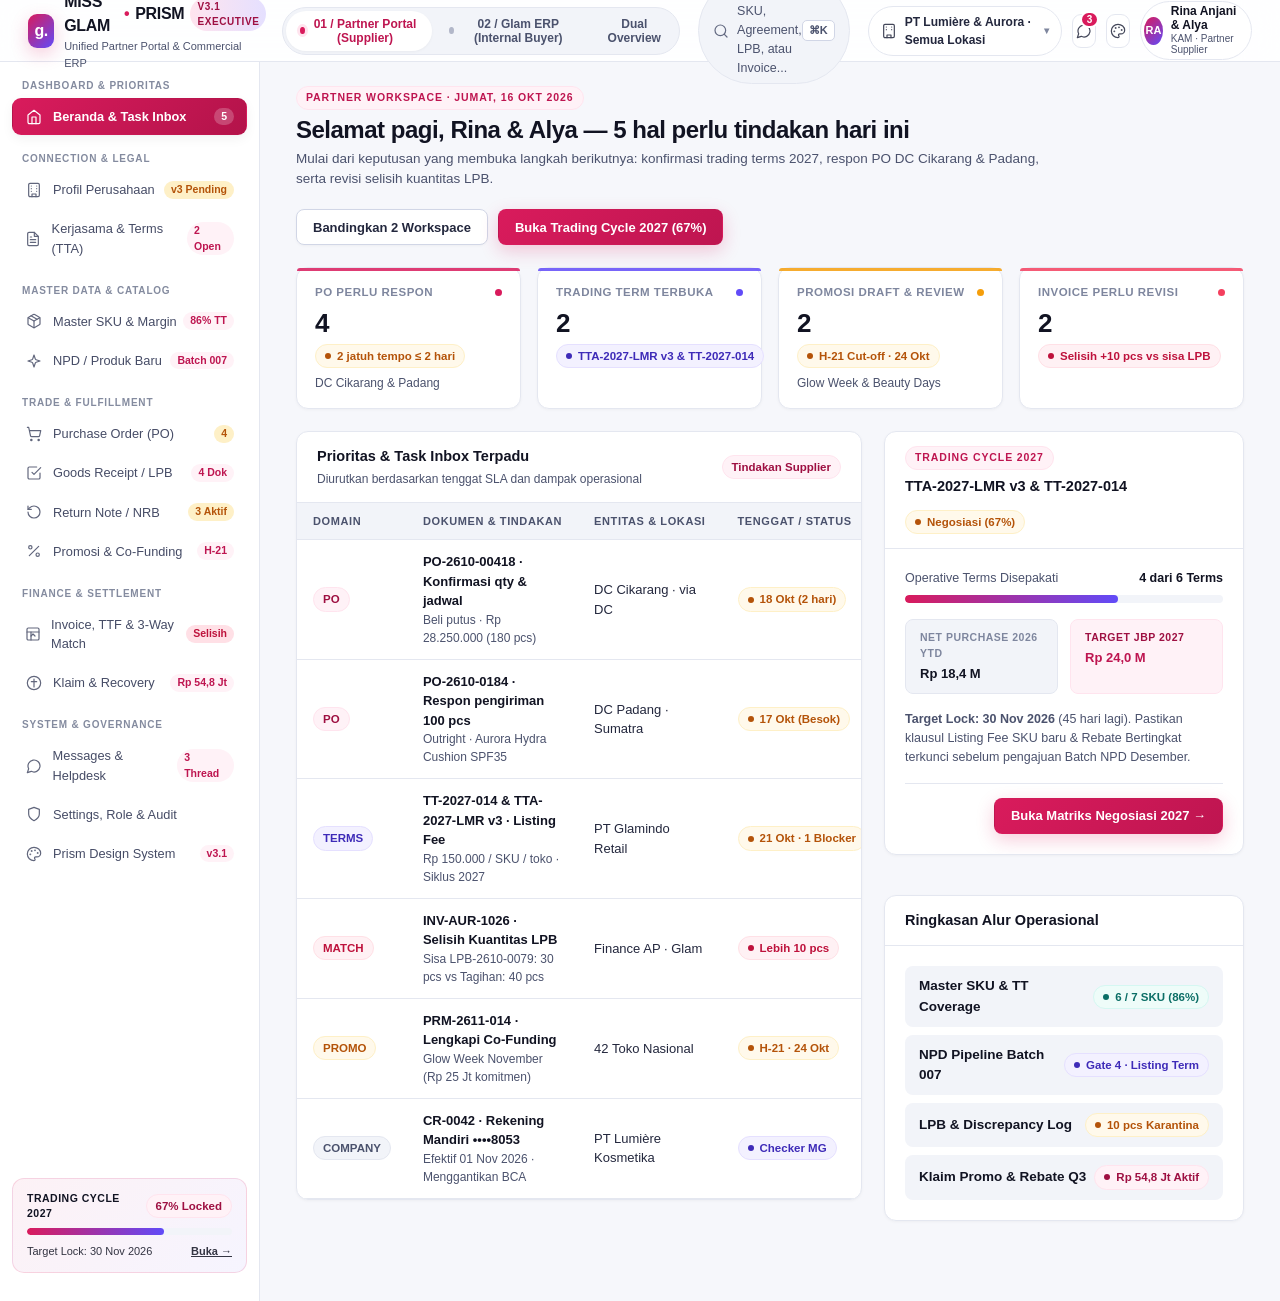
<file: static/argon-glam-erp/index.html>
<!DOCTYPE html>
<html lang="id">
<head>
  <meta charset="UTF-8" />
  <meta name="viewport" content="width=device-width, initial-scale=1.0" />
  <title>glam. Prism — Unified B2B Partner Portal & Commercial ERP</title>
  <style>
    /* ==========================================================================
       GLAM PRISM DESIGN SYSTEM v3.1 (Executive Clean Edition)
       Controlled-Colorful Palette: 2 Core Hues + Semantic Trio + Crisp Neutrals
       Refined Layout Proportions, Natural Button Sizing, Clean Minimal Line Icons
       ========================================================================== */
    :root {
      /* Surface & Canvas Neutrals */
      --bg-canvas: #F6F7FB;
      --bg-surface: #FFFFFF;
      --bg-elevated: #FFFFFF;
      --bg-subtle: #F2F4F9;
      --bg-glass: rgba(255, 255, 255, 0.88);

      /* Typography & Ink Hierarchy */
      --ink-950: #111322;
      --ink-800: #23273D;
      --ink-600: #4B526D;
      --ink-400: #7E869E;
      --ink-300: #B2B7C9;

      /* Borders & Dividers */
      --border-light: #E4E7F0;
      --border-medium: #D1D6E6;
      --border-focus: #D91B5C;

      /* Core Hue 1: Electric Berry / Modern Mulberry (Primary Brand) */
      --berry-700: #9E1042;
      --berry-600: #BE1550;
      --berry-500: #D91B5C;
      --berry-400: #EC3E78;
      --berry-100: #FFE4EE;
      --berry-50:  #FFF2F7;

      /* Core Hue 2: Royal Indigo-Violet (Interactive / ERP & Analytics Accent) */
      --indigo-700: #3E2BB8;
      --indigo-600: #4F39E0;
      --indigo-500: #614BF8;
      --indigo-100: #E5E0FF;
      --indigo-50:  #F3F1FF;

      /* Controlled Semantic Status Trio */
      /* 1. Emerald Teal (Confirmed / Effective / Matched) */
      --teal-700: #0B6E66;
      --teal-600: #0D9488;
      --teal-500: #14B8A6;
      --teal-100: #D5F7F2;
      --teal-50:  #EEFCF9;

      /* 2. Warm Amber (Negotiation / Pending Review / Expiring) */
      --amber-700: #B45309;
      --amber-600: #D97706;
      --amber-500: #F59E0B;
      --amber-100: #FEF0C7;
      --amber-50:  #FFF9EB;

      /* 3. Coral Crimson (Discrepancy / Blocker / Over-Allocated) */
      --coral-700: #BE123C;
      --coral-600: #E11D48;
      --coral-500: #F43F5E;
      --coral-100: #FFE0E6;
      --coral-50:  #FFF1F4;

      /* Sidebar Dynamic Tokens */
      --sidebar-bg: #FFFFFF;
      --sidebar-border: #E4E7F0;
      --sidebar-text: #464C66;
      --sidebar-muted: #848B9F;
      --sidebar-hover-bg: #FFF2F7;
      --sidebar-active-bg: linear-gradient(135deg, #D91B5C 0%, #B3134A 100%);
      --sidebar-active-text: #FFFFFF;
      --active-accent: var(--berry-500);
      --active-accent-soft: var(--berry-50);

      /* Geometry & Elevation */
      --radius-xs: 6px;
      --radius-sm: 8px;
      --radius-md: 12px;
      --radius-lg: 16px;
      --radius-xl: 22px;
      --radius-pill: 9999px;

      --shadow-xs: 0 1px 3px rgba(17, 19, 34, 0.04);
      --shadow-sm: 0 4px 12px rgba(17, 19, 34, 0.05), 0 1px 3px rgba(17, 19, 34, 0.02);
      --shadow-md: 0 10px 24px rgba(17, 19, 34, 0.07), 0 2px 6px rgba(17, 19, 34, 0.03);
      --shadow-lg: 0 20px 40px rgba(17, 19, 34, 0.12), 0 4px 12px rgba(17, 19, 34, 0.05);
      --shadow-berry: 0 6px 18px rgba(217, 27, 92, 0.22);
      --shadow-indigo: 0 6px 18px rgba(97, 75, 248, 0.22);

      /* Motion */
      --ease-spring: cubic-bezier(0.22, 1, 0.36, 1);
      --ease-bounce: cubic-bezier(0.34, 1.56, 0.64, 1);
      --duration-fast: 160ms;
      --duration-normal: 260ms;
    }

    /* Glam ERP Dark Mode Overrides */
    body.mode-erp {
      --sidebar-bg: #131524;
      --sidebar-border: #252942;
      --sidebar-text: #B8C0DC;
      --sidebar-muted: #6C7494;
      --sidebar-hover-bg: rgba(97, 75, 248, 0.14);
      --sidebar-active-bg: linear-gradient(135deg, #614BF8 0%, #D91B5C 100%);
      --sidebar-active-text: #FFFFFF;
      --active-accent: var(--indigo-500);
      --active-accent-soft: var(--indigo-50);
    }

    * {
      box-sizing: border-box;
      margin: 0;
      padding: 0;
    }

    body {
      font-family: 'Inter', -apple-system, BlinkMacSystemFont, 'Plus Jakarta Sans', 'Segoe UI', Roboto, sans-serif;
      background-color: var(--bg-canvas);
      color: var(--ink-950);
      font-size: 13.5px;
      line-height: 1.5;
      overflow-x: hidden;
      -webkit-font-smoothing: antialiased;
      transition: background-color var(--duration-normal) var(--ease-spring);
    }

    .tabular, td, .kpi-value, .badge-num, .mono {
      font-variant-numeric: tabular-nums;
    }
    .mono {
      font-family: 'JetBrains Mono', 'SFMono-Regular', Consolas, monospace;
      font-size: 12px;
    }

    /* ANIMATIONS */
    @keyframes fadeSlideUp {
      from {
        opacity: 0;
        transform: translateY(12px) scale(0.995);
      }
      to {
        opacity: 1;
        transform: translateY(0) scale(1);
      }
    }

    @keyframes pulseGlow {
      0%, 100% { box-shadow: 0 0 0 0 rgba(217, 27, 92, 0.35); }
      50% { box-shadow: 0 0 0 6px rgba(217, 27, 92, 0); }
    }

    .animate-in {
      animation: fadeSlideUp 0.32s var(--ease-spring) forwards;
    }
    .stagger-1 { animation-delay: 30ms; opacity: 0; }
    .stagger-2 { animation-delay: 60ms; opacity: 0; }
    .stagger-3 { animation-delay: 90ms; opacity: 0; }
    .stagger-4 { animation-delay: 120ms; opacity: 0; }

    /* ==========================================================================
       APP SHELL LAYOUT
       ========================================================================== */
    .app-shell {
      display: grid;
      grid-template-columns: 260px 1fr;
      grid-template-rows: 62px 1fr;
      min-height: 100vh;
    }

    /* TOP GLOBAL BAR */
    .topbar {
      grid-column: 1 / -1;
      background: var(--bg-glass);
      backdrop-filter: blur(16px);
      -webkit-backdrop-filter: blur(16px);
      border-bottom: 1px solid var(--border-light);
      display: flex;
      align-items: center;
      justify-content: space-between;
      padding: 0 28px;
      position: sticky;
      top: 0;
      z-index: 40;
      gap: 18px;
    }

    .brand-cluster {
      display: flex;
      align-items: center;
      gap: 12px;
      min-width: 236px;
    }

    .brand-logo {
      display: flex;
      align-items: center;
      gap: 10px;
      cursor: pointer;
      text-decoration: none;
      color: inherit;
    }

    .brand-mark {
      width: 34px;
      height: 34px;
      border-radius: 9px;
      background: linear-gradient(135deg, var(--berry-500) 0%, var(--indigo-500) 100%);
      display: flex;
      align-items: center;
      justify-content: center;
      color: #fff;
      font-weight: 800;
      font-size: 16px;
      letter-spacing: -0.5px;
      box-shadow: var(--shadow-berry);
      transition: transform var(--duration-normal) var(--ease-bounce);
    }
    .brand-logo:hover .brand-mark {
      transform: rotate(-5deg) scale(1.05);
    }

    .brand-title {
      font-weight: 800;
      font-size: 16px;
      letter-spacing: -0.3px;
      color: var(--ink-950);
      display: flex;
      align-items: center;
      gap: 6px;
    }
    .brand-title span.dot {
      color: var(--berry-500);
    }

    .brand-version-tag {
      font-size: 10px;
      font-weight: 700;
      text-transform: uppercase;
      letter-spacing: 0.6px;
      padding: 2px 7px;
      border-radius: var(--radius-pill);
      background: linear-gradient(90deg, var(--berry-100), var(--indigo-100));
      color: var(--berry-700);
    }

    /* WORKSPACE SWITCHER */
    .workspace-switcher {
      display: inline-flex;
      background: var(--bg-subtle);
      padding: 3px;
      border-radius: var(--radius-pill);
      border: 1px solid var(--border-light);
      position: relative;
      gap: 3px;
    }

    .ws-btn {
      border: none;
      background: transparent;
      padding: 6px 14px;
      border-radius: var(--radius-pill);
      font-size: 12px;
      font-weight: 600;
      color: var(--ink-600);
      cursor: pointer;
      display: flex;
      align-items: center;
      gap: 7px;
      transition: all var(--duration-normal) var(--ease-spring);
    }
    .ws-btn .ws-dot {
      width: 7px;
      height: 7px;
      border-radius: 50%;
      background: var(--ink-300);
      transition: all var(--duration-normal) var(--ease-spring);
    }
    .ws-btn.active-partner {
      background: var(--bg-surface);
      color: var(--berry-600);
      box-shadow: var(--shadow-xs);
    }
    .ws-btn.active-partner .ws-dot {
      background: var(--berry-500);
      box-shadow: 0 0 0 3px var(--berry-100);
    }
    .ws-btn.active-erp {
      background: var(--ink-950);
      color: #FFFFFF;
      box-shadow: var(--shadow-xs);
    }
    .ws-btn.active-erp .ws-dot {
      background: var(--indigo-500);
      box-shadow: 0 0 0 3px rgba(97, 75, 248, 0.35);
    }

    /* SEARCH TRIGGER */
    .search-trigger {
      flex: 1;
      max-width: 380px;
      background: var(--bg-subtle);
      border: 1px solid var(--border-light);
      border-radius: var(--radius-pill);
      padding: 6px 14px;
      display: flex;
      align-items: center;
      justify-content: space-between;
      color: var(--ink-600);
      font-size: 12.5px;
      cursor: pointer;
      transition: all var(--duration-fast) var(--ease-spring);
    }
    .search-trigger:hover {
      border-color: var(--berry-400);
      background: var(--bg-surface);
      box-shadow: 0 0 0 3px var(--berry-50);
    }
    .search-prompt {
      display: flex;
      align-items: center;
      gap: 8px;
    }

    .kbd-shortcut {
      background: var(--bg-surface);
      border: 1px solid var(--border-medium);
      border-radius: 5px;
      padding: 1px 6px;
      font-size: 11px;
      font-weight: 600;
      color: var(--ink-600);
    }

    /* TOPBAR ACTIONS */
    .topbar-actions {
      display: flex;
      align-items: center;
      gap: 10px;
    }

    .context-pill {
      display: flex;
      align-items: center;
      gap: 8px;
      padding: 6px 12px;
      border-radius: var(--radius-pill);
      background: var(--bg-surface);
      border: 1px solid var(--border-light);
      font-size: 12px;
      font-weight: 600;
      color: var(--ink-800);
      cursor: pointer;
      transition: all var(--duration-fast) ease;
    }
    .context-pill:hover {
      border-color: var(--indigo-500);
      background: var(--indigo-50);
    }

    .icon-btn {
      position: relative;
      width: 34px;
      height: 34px;
      border-radius: 9px;
      border: 1px solid var(--border-light);
      background: var(--bg-surface);
      display: flex;
      align-items: center;
      justify-content: center;
      cursor: pointer;
      color: var(--ink-800);
      transition: all var(--duration-fast) var(--ease-spring);
    }
    .icon-btn:hover {
      transform: translateY(-1px);
      border-color: var(--berry-400);
      color: var(--berry-600);
      box-shadow: var(--shadow-xs);
    }
    .notif-badge {
      position: absolute;
      top: -4px;
      right: -4px;
      background: var(--berry-500);
      color: #fff;
      font-size: 10px;
      font-weight: 700;
      padding: 1px 5px;
      border-radius: var(--radius-pill);
      border: 2px solid var(--bg-surface);
    }

    .persona-chip {
      display: flex;
      align-items: center;
      gap: 8px;
      padding: 3px 10px 3px 3px;
      border-radius: var(--radius-pill);
      background: var(--bg-surface);
      border: 1px solid var(--border-light);
      cursor: pointer;
      transition: all var(--duration-fast) ease;
    }
    .persona-chip:hover {
      box-shadow: var(--shadow-xs);
      border-color: var(--border-medium);
    }
    .avatar-circle {
      width: 28px;
      height: 28px;
      border-radius: 50%;
      background: linear-gradient(135deg, var(--berry-500), var(--indigo-500));
      color: #fff;
      font-weight: 700;
      font-size: 11px;
      display: flex;
      align-items: center;
      justify-content: center;
    }
    .persona-meta {
      display: flex;
      flex-direction: column;
      line-height: 1.15;
    }
    .persona-name {
      font-size: 12px;
      font-weight: 700;
      color: var(--ink-950);
    }
    .persona-role {
      font-size: 10px;
      color: var(--ink-600);
    }

    /* ==========================================================================
       SIDEBAR & LINE SVG ICONS
       ========================================================================== */
    .sidebar {
      background: var(--sidebar-bg);
      border-right: 1px solid var(--sidebar-border);
      padding: 16px 12px 28px;
      display: flex;
      flex-direction: column;
      gap: 16px;
      overflow-y: auto;
      transition: background-color var(--duration-normal) var(--ease-spring),
                  border-color var(--duration-normal) var(--ease-spring);
    }

    .nav-group-label {
      font-size: 10px;
      font-weight: 700;
      text-transform: uppercase;
      letter-spacing: 0.8px;
      color: var(--sidebar-muted);
      padding: 0 10px;
      margin-bottom: 5px;
    }

    .nav-list {
      list-style: none;
      display: flex;
      flex-direction: column;
      gap: 2px;
    }

    .nav-item {
      display: flex;
      align-items: center;
      justify-content: space-between;
      padding: 8px 12px;
      border-radius: 9px;
      color: var(--sidebar-text);
      font-size: 12.8px;
      font-weight: 500;
      cursor: pointer;
      transition: all var(--duration-fast) var(--ease-spring);
      border: 1px solid transparent;
      user-select: none;
    }

    .nav-item-left {
      display: flex;
      align-items: center;
      gap: 10px;
    }

    .nav-icon {
      width: 18px;
      height: 18px;
      display: inline-flex;
      align-items: center;
      justify-content: center;
      color: inherit;
    }

    .nav-svg {
      width: 16px;
      height: 16px;
      stroke: currentColor;
      stroke-width: 1.8;
      fill: none;
      stroke-linecap: round;
      stroke-linejoin: round;
      flex-shrink: 0;
      opacity: 0.85;
      transition: transform var(--duration-fast) var(--ease-spring), opacity var(--duration-fast);
    }

    .nav-item:hover {
      background: var(--sidebar-hover-bg);
      color: var(--active-accent);
      transform: translateX(2px);
    }
    body.mode-erp .nav-item:hover {
      color: #FFFFFF;
    }
    .nav-item:hover .nav-svg {
      opacity: 1;
      transform: scale(1.08);
    }
    .nav-item.active {
      background: var(--sidebar-active-bg);
      color: var(--sidebar-active-text);
      font-weight: 600;
      box-shadow: var(--shadow-sm);
    }
    .nav-item.active .nav-svg {
      opacity: 1;
    }
    .nav-item.active .nav-badge {
      background: rgba(255, 255, 255, 0.22);
      color: #FFFFFF;
    }

    .nav-badge {
      font-size: 10.5px;
      font-weight: 700;
      padding: 1px 7px;
      border-radius: var(--radius-pill);
      background: var(--berry-50);
      color: var(--berry-600);
      transition: all var(--duration-fast) ease;
    }
    body.mode-erp .nav-badge {
      background: rgba(255, 255, 255, 0.1);
      color: #E5E0FF;
    }
    .nav-badge.warn {
      background: var(--amber-100);
      color: var(--amber-700);
    }
    .nav-badge.danger {
      background: var(--coral-100);
      color: var(--coral-700);
    }

    .sidebar-footer-card {
      margin-top: auto;
      padding: 12px 14px;
      border-radius: var(--radius-md);
      background: linear-gradient(135deg, rgba(217, 27, 92, 0.06) 0%, rgba(97, 75, 248, 0.06) 100%);
      border: 1px solid rgba(217, 27, 92, 0.15);
    }
    body.mode-erp .sidebar-footer-card {
      background: rgba(255, 255, 255, 0.04);
      border-color: rgba(255, 255, 255, 0.12);
      color: #fff;
    }

    /* ==========================================================================
       MAIN CONTENT CANVAS & COMPONENT SYSTEM
       ========================================================================== */
    .main-canvas {
      padding: 24px 36px 60px;
      max-width: 1560px;
      width: 100%;
      margin: 0 auto;
    }

    /* Page Header */
    .page-header {
      display: flex;
      align-items: flex-start;
      justify-content: space-between;
      gap: 20px;
      margin-bottom: 22px;
      flex-wrap: wrap;
    }

    .eyebrow {
      display: inline-flex;
      align-items: center;
      gap: 6px;
      font-size: 10.5px;
      font-weight: 700;
      text-transform: uppercase;
      letter-spacing: 0.9px;
      color: var(--berry-600);
      background: var(--berry-50);
      padding: 3px 9px;
      border-radius: var(--radius-pill);
      margin-bottom: 6px;
      border: 1px solid var(--berry-100);
    }
    body.mode-erp .eyebrow {
      color: var(--indigo-600);
      background: var(--indigo-50);
      border-color: var(--indigo-100);
    }

    .page-title {
      font-size: 24px;
      font-weight: 800;
      letter-spacing: -0.5px;
      color: var(--ink-950);
      line-height: 1.2;
    }

    .page-subtitle {
      font-size: 13.5px;
      color: var(--ink-600);
      margin-top: 4px;
      max-width: 760px;
    }

    .header-actions {
      display: flex;
      align-items: center;
      gap: 10px;
      flex-wrap: wrap;
    }

    /* Refined Natural Buttons */
    .btn {
      display: inline-flex;
      align-items: center;
      justify-content: center;
      gap: 7px;
      padding: 8px 16px;
      min-height: 36px;
      border-radius: var(--radius-sm);
      font-size: 13px;
      font-weight: 600;
      cursor: pointer;
      border: 1px solid transparent;
      transition: all var(--duration-fast) var(--ease-spring);
      text-decoration: none;
      white-space: nowrap;
      width: auto;
    }
    .btn:active {
      transform: scale(0.98);
    }

    .btn-primary {
      background: linear-gradient(135deg, var(--berry-500) 0%, var(--berry-600) 100%);
      color: #FFFFFF;
      box-shadow: var(--shadow-berry);
    }
    .btn-primary:hover {
      transform: translateY(-1px);
      box-shadow: 0 8px 20px rgba(217, 27, 92, 0.3);
    }

    .btn-indigo {
      background: linear-gradient(135deg, var(--indigo-500) 0%, var(--indigo-600) 100%);
      color: #FFFFFF;
      box-shadow: var(--shadow-indigo);
    }
    .btn-indigo:hover {
      transform: translateY(-1px);
      box-shadow: 0 8px 20px rgba(97, 75, 248, 0.3);
    }

    .btn-secondary {
      background: var(--bg-surface);
      color: var(--ink-800);
      border-color: var(--border-medium);
      box-shadow: var(--shadow-xs);
    }
    .btn-secondary:hover {
      border-color: var(--ink-800);
      background: var(--bg-subtle);
      transform: translateY(-1px);
    }

    .btn-teal {
      background: var(--teal-600);
      color: #FFFFFF;
    }
    .btn-teal:hover {
      background: var(--teal-700);
      transform: translateY(-1px);
    }

    .btn-ghost {
      background: transparent;
      color: var(--berry-600);
      padding: 6px 10px;
      min-height: 30px;
    }
    .btn-ghost:hover {
      background: var(--berry-50);
    }

    .btn-sm {
      padding: 5px 11px;
      font-size: 12px;
      min-height: 28px;
      border-radius: 6px;
    }

    /* KPI METRICS (Clean Minimal Indicator Style) */
    .kpi-grid {
      display: grid;
      grid-template-columns: repeat(4, minmax(0, 1fr));
      gap: 16px;
      margin-bottom: 22px;
    }

    .kpi-card {
      background: var(--bg-surface);
      border-radius: var(--radius-md);
      padding: 16px 18px;
      border: 1px solid var(--border-light);
      box-shadow: var(--shadow-xs);
      position: relative;
      transition: all var(--duration-normal) var(--ease-spring);
      cursor: pointer;
    }
    .kpi-card::before {
      content: '';
      position: absolute;
      top: 0;
      left: 0;
      right: 0;
      height: 3px;
      background: var(--berry-500);
      opacity: 0.85;
      border-top-left-radius: var(--radius-md);
      border-top-right-radius: var(--radius-md);
    }
    .kpi-card.indigo::before { background: var(--indigo-500); }
    .kpi-card.teal::before { background: var(--teal-500); }
    .kpi-card.amber::before { background: var(--amber-500); }
    .kpi-card.coral::before { background: var(--coral-500); }

    .kpi-card:hover {
      transform: translateY(-3px);
      box-shadow: var(--shadow-md);
      border-color: var(--border-medium);
    }

    .kpi-top {
      display: flex;
      align-items: center;
      justify-content: space-between;
      margin-bottom: 8px;
    }

    .kpi-label {
      font-size: 11.5px;
      font-weight: 600;
      text-transform: uppercase;
      letter-spacing: 0.5px;
      color: var(--ink-400);
    }

    .kpi-indicator {
      width: 7px;
      height: 7px;
      border-radius: 50%;
      background: var(--berry-500);
    }
    .kpi-card.indigo .kpi-indicator { background: var(--indigo-500); }
    .kpi-card.teal .kpi-indicator { background: var(--teal-500); }
    .kpi-card.amber .kpi-indicator { background: var(--amber-500); }
    .kpi-card.coral .kpi-indicator { background: var(--coral-500); }

    .kpi-value {
      font-size: 26px;
      font-weight: 800;
      letter-spacing: -0.6px;
      color: var(--ink-950);
      line-height: 1.1;
      margin-bottom: 6px;
    }

    .kpi-sub {
      font-size: 12px;
      color: var(--ink-600);
      display: flex;
      align-items: center;
      gap: 6px;
      flex-wrap: wrap;
    }

    /* CARDS & PANELS */
    .card {
      background: var(--bg-surface);
      border-radius: var(--radius-md);
      border: 1px solid var(--border-light);
      box-shadow: var(--shadow-xs);
      margin-bottom: 20px;
      overflow: hidden;
      transition: box-shadow var(--duration-normal) ease;
    }
    .card:hover {
      box-shadow: var(--shadow-sm);
    }

    .card-header {
      padding: 14px 20px;
      border-bottom: 1px solid var(--border-light);
      display: flex;
      align-items: center;
      justify-content: space-between;
      gap: 12px;
      flex-wrap: wrap;
    }

    .card-title {
      font-size: 14.5px;
      font-weight: 700;
      color: var(--ink-950);
      display: flex;
      align-items: center;
      gap: 8px;
    }

    .card-subtitle {
      font-size: 12px;
      color: var(--ink-600);
      margin-top: 2px;
    }

    .card-body {
      padding: 20px;
    }

    .card-actions {
      display: flex;
      align-items: center;
      justify-content: flex-end;
      gap: 10px;
      margin-top: 16px;
      padding-top: 14px;
      border-top: 1px solid var(--border-light);
    }

    /* SPLIT GRID PROPORTIONS */
    .split-grid {
      display: grid;
      grid-template-columns: minmax(0, 1.85fr) minmax(360px, 1.15fr);
      gap: 22px;
      align-items: start;
    }
    .split-wide-table {
      display: grid;
      grid-template-columns: minmax(0, 2.1fr) minmax(330px, 0.9fr);
      gap: 22px;
      align-items: start;
    }
    .split-equal {
      display: grid;
      grid-template-columns: repeat(2, minmax(0, 1fr));
      gap: 22px;
      align-items: start;
    }

    /* CLEAN STATUS BADGES */
    .badge {
      display: inline-flex;
      align-items: center;
      gap: 6px;
      padding: 3px 9px;
      border-radius: var(--radius-pill);
      font-size: 11.5px;
      font-weight: 600;
      line-height: 1.4;
      white-space: nowrap;
    }
    .badge-dot {
      width: 6px;
      height: 6px;
      border-radius: 50%;
      background: currentColor;
      flex-shrink: 0;
    }

    .badge-teal {
      background: var(--teal-50);
      color: var(--teal-700);
      border: 1px solid var(--teal-100);
    }
    .badge-amber {
      background: var(--amber-50);
      color: var(--amber-700);
      border: 1px solid var(--amber-100);
    }
    .badge-coral {
      background: var(--coral-50);
      color: var(--coral-700);
      border: 1px solid var(--coral-100);
    }
    .badge-berry {
      background: var(--berry-50);
      color: var(--berry-700);
      border: 1px solid var(--berry-100);
    }
    .badge-indigo {
      background: var(--indigo-50);
      color: var(--indigo-700);
      border: 1px solid var(--indigo-100);
    }
    .badge-neutral {
      background: var(--bg-subtle);
      color: var(--ink-600);
      border: 1px solid var(--border-light);
    }

    /* DATA TABLES */
    .table-wrap {
      width: 100%;
      overflow-x: auto;
      -webkit-overflow-scrolling: touch;
    }

    table {
      width: 100%;
      border-collapse: collapse;
      text-align: left;
      font-size: 13px;
    }

    th {
      font-size: 11px;
      font-weight: 700;
      text-transform: uppercase;
      letter-spacing: 0.6px;
      color: var(--ink-600);
      background: var(--bg-subtle);
      padding: 10px 16px;
      border-bottom: 1px solid var(--border-light);
      white-space: nowrap;
    }

    td {
      padding: 12px 16px;
      border-bottom: 1px solid var(--border-light);
      color: var(--ink-800);
      vertical-align: middle;
      transition: background-color var(--duration-fast) ease;
    }

    tr.interactive-row {
      cursor: pointer;
      transition: all var(--duration-fast) ease;
    }
    tr.interactive-row:hover td {
      background-color: var(--berry-50);
    }
    body.mode-erp tr.interactive-row:hover td {
      background-color: var(--indigo-50);
    }

    .num-col {
      text-align: right;
      font-variant-numeric: tabular-nums;
      font-weight: 600;
    }

    /* FILTER PILLS */
    .filter-bar {
      display: flex;
      align-items: center;
      gap: 7px;
      flex-wrap: wrap;
    }

    .filter-pill {
      padding: 5px 12px;
      border-radius: var(--radius-pill);
      font-size: 11.5px;
      font-weight: 600;
      color: var(--ink-600);
      background: var(--bg-subtle);
      border: 1px solid transparent;
      cursor: pointer;
      transition: all var(--duration-fast) var(--ease-spring);
    }
    .filter-pill:hover {
      color: var(--ink-950);
      background: var(--border-light);
    }
    .filter-pill.active {
      background: var(--ink-950);
      color: #FFFFFF;
      box-shadow: var(--shadow-xs);
    }

    /* STEPPER */
    .stepper {
      display: flex;
      gap: 8px;
      padding: 14px 20px;
      background: var(--bg-surface);
      border-bottom: 1px solid var(--border-light);
      overflow-x: auto;
    }

    .step-node {
      display: flex;
      align-items: center;
      gap: 9px;
      padding: 8px 12px;
      border-radius: var(--radius-sm);
      background: var(--bg-subtle);
      border: 1px solid var(--border-light);
      flex: 1;
      min-width: 130px;
      transition: all var(--duration-normal) var(--ease-spring);
    }
    .step-node.done {
      border-color: var(--teal-500);
      background: var(--teal-50);
    }
    .step-node.current {
      border-color: var(--berry-500);
      background: var(--berry-50);
      box-shadow: var(--shadow-xs);
    }

    .step-index {
      width: 22px;
      height: 22px;
      border-radius: 50%;
      font-size: 11px;
      font-weight: 700;
      display: flex;
      align-items: center;
      justify-content: center;
      background: var(--bg-surface);
      color: var(--ink-600);
      flex-shrink: 0;
    }
    .step-node.done .step-index {
      background: var(--teal-600);
      color: #fff;
    }
    .step-node.current .step-index {
      background: var(--berry-500);
      color: #fff;
    }

    .step-label {
      font-size: 12px;
      font-weight: 700;
      color: var(--ink-950);
      line-height: 1.2;
    }
    .step-desc {
      font-size: 10px;
      color: var(--ink-600);
    }

    /* PROGRESS BARS */
    .progress-track {
      width: 100%;
      height: 7px;
      background: var(--bg-subtle);
      border-radius: var(--radius-pill);
      overflow: hidden;
    }
    .progress-fill {
      height: 100%;
      border-radius: var(--radius-pill);
      background: linear-gradient(90deg, var(--berry-500), var(--indigo-500));
      transition: width 0.5s var(--ease-spring);
    }

    /* META INFO GRIDS */
    .meta-grid {
      display: grid;
      grid-template-columns: repeat(2, minmax(0, 1fr));
      gap: 12px;
    }
    .meta-item {
      padding: 10px 14px;
      background: var(--bg-subtle);
      border-radius: 8px;
      border: 1px solid var(--border-light);
    }
    .meta-label {
      font-size: 10.5px;
      color: var(--ink-400);
      font-weight: 600;
      text-transform: uppercase;
      letter-spacing: 0.5px;
      margin-bottom: 2px;
    }
    .meta-value {
      font-size: 13px;
      font-weight: 700;
      color: var(--ink-950);
    }

    /* FORMS */
    .form-group {
      display: flex;
      flex-direction: column;
      gap: 6px;
      margin-bottom: 14px;
    }
    .form-label {
      font-size: 12px;
      font-weight: 600;
      color: var(--ink-800);
    }
    .form-input, .form-select, .form-textarea {
      width: 100%;
      padding: 8px 12px;
      border-radius: 8px;
      border: 1px solid var(--border-medium);
      background: var(--bg-surface);
      color: var(--ink-950);
      font-size: 13px;
      font-family: inherit;
      outline: none;
      transition: border-color var(--duration-fast);
    }
    .form-input:focus, .form-select:focus, .form-textarea:focus {
      border-color: var(--berry-500);
      box-shadow: 0 0 0 3px var(--berry-50);
    }

    /* DRAWER & MODALS */
    .drawer-backdrop, .modal-backdrop {
      position: fixed;
      inset: 0;
      background: rgba(17, 19, 34, 0.45);
      backdrop-filter: blur(4px);
      z-index: 90;
      opacity: 0;
      pointer-events: none;
      transition: opacity var(--duration-normal) ease;
    }
    .drawer-backdrop.open, .modal-backdrop.open {
      opacity: 1;
      pointer-events: auto;
    }

    .context-drawer {
      position: fixed;
      top: 0;
      right: 0;
      bottom: 0;
      width: 480px;
      max-width: 92vw;
      background: var(--bg-surface);
      box-shadow: var(--shadow-lg);
      z-index: 100;
      transform: translateX(100%);
      transition: transform var(--duration-normal) var(--ease-spring);
      display: flex;
      flex-direction: column;
    }
    .drawer-backdrop.open .context-drawer {
      transform: translateX(0);
    }

    .command-modal {
      position: fixed;
      top: 12%;
      left: 50%;
      transform: translate(-50%, -16px) scale(0.96);
      width: 640px;
      max-width: 92vw;
      background: var(--bg-surface);
      border-radius: var(--radius-lg);
      box-shadow: var(--shadow-lg);
      border: 1px solid var(--border-light);
      z-index: 110;
      overflow: hidden;
      opacity: 0;
      pointer-events: none;
      transition: all var(--duration-normal) var(--ease-spring);
    }
    .modal-backdrop.open .command-modal {
      opacity: 1;
      pointer-events: auto;
      transform: translate(-50%, 0) scale(1);
    }

    .toast-stack {
      position: fixed;
      bottom: 24px;
      right: 24px;
      z-index: 150;
      display: flex;
      flex-direction: column;
      gap: 10px;
    }

    .toast {
      background: var(--ink-950);
      color: #FFFFFF;
      padding: 11px 16px;
      border-radius: var(--radius-md);
      box-shadow: var(--shadow-lg);
      display: flex;
      align-items: center;
      gap: 10px;
      font-size: 13px;
      font-weight: 500;
      border-left: 4px solid var(--berry-500);
      animation: fadeSlideUp 0.3s var(--ease-bounce) forwards;
    }

    .swatch-grid {
      display: grid;
      grid-template-columns: repeat(auto-fill, minmax(175px, 1fr));
      gap: 14px;
    }
    .swatch-card {
      border: 1px solid var(--border-light);
      border-radius: var(--radius-md);
      overflow: hidden;
      background: var(--bg-surface);
      cursor: pointer;
      transition: all var(--duration-fast) var(--ease-spring);
    }
    .swatch-card:hover {
      transform: translateY(-3px);
      box-shadow: var(--shadow-md);
    }
    .swatch-color {
      height: 68px;
      width: 100%;
      display: flex;
      align-items: flex-end;
      justify-content: flex-end;
      padding: 8px;
    }
    .swatch-info {
      padding: 10px 12px;
    }

    input[type="range"] {
      width: 100%;
      accent-color: var(--berry-500);
      cursor: pointer;
    }

    /* RESPONSIVE */
    @media (max-width: 1200px) {
      .split-grid, .split-wide-table, .split-equal {
        grid-template-columns: 1fr;
      }
    }
    @media (max-width: 1080px) {
      .kpi-grid { grid-template-columns: repeat(2, 1fr); }
    }
    @media (max-width: 820px) {
      .app-shell { grid-template-columns: 1fr; }
      .sidebar { display: none; }
    }
  </style>
</head>
<body>

  <div class="app-shell">
    <!-- TOPBAR -->
    <header class="topbar">
      <div class="brand-cluster">
        <a class="brand-logo" onclick="navigate('home')">
          <div class="brand-mark">g.</div>
          <div>
            <div class="brand-title">
              MISS GLAM <span class="dot">•</span> PRISM
              <span class="brand-version-tag">v3.1 Executive</span>
            </div>
            <div style="font-size: 11px; color: var(--ink-600);" id="brandSubtext">
              Unified Partner Portal & Commercial ERP
            </div>
          </div>
        </a>
      </div>

      <!-- Workspace Mode Switcher -->
      <div class="workspace-switcher" role="tablist" aria-label="Workspace Switcher">
        <button class="ws-btn active-partner" id="btnModePartner" onclick="setWorkspaceMode('partner')">
          <span class="ws-dot"></span>
          01 / Partner Portal (Supplier)
        </button>
        <button class="ws-btn" id="btnModeErp" onclick="setWorkspaceMode('erp')">
          <span class="ws-dot"></span>
          02 / Glam ERP (Internal Buyer)
        </button>
        <button class="ws-btn" id="btnModePortal" onclick="openOverviewModal()" title="View Dual Workspace Landing Switcher">
          Dual Overview
        </button>
      </div>

      <!-- Command Search Bar -->
      <div class="search-trigger" onclick="openSearchModal()">
        <span class="search-prompt">
          <svg class="nav-svg" width="14" height="14" viewBox="0 0 24 24"><circle cx="11" cy="11" r="8"/><path d="m21 21-4.3-4.3"/></svg>
          <span>Cari PO, SKU, Agreement, LPB, atau Invoice...</span>
        </span>
        <span class="kbd-shortcut">⌘K</span>
      </div>

      <!-- Right Action Cluster -->
      <div class="topbar-actions">
        <div class="context-pill" onclick="cycleEntityContext()" id="entityContextPill" title="Klik untuk ganti konteks entitas">
          <svg class="nav-svg" width="13" height="13" viewBox="0 0 24 24"><rect width="16" height="20" x="4" y="2" rx="2" ry="2"/><path d="M9 22v-4h6v4"/><path d="M8 6h.01"/><path d="M16 6h.01"/><path d="M8 10h.01"/><path d="M16 10h.01"/></svg>
          <span id="entityContextText">PT Lumière & Aurora · Semua Lokasi</span>
          <span style="color: var(--ink-400); font-size: 10px;">▾</span>
        </div>

        <button class="icon-btn" onclick="navigate('messages')" title="Pesan & Diskusi Dokumen">
          <svg class="nav-svg" width="16" height="16" viewBox="0 0 24 24"><path d="M7.9 20A9 9 0 1 0 4 16.1L2 22Z"/></svg>
          <span class="notif-badge" id="msgBadgeCount">3</span>
        </button>

        <button class="icon-btn" onclick="navigate('design')" title="Design System & Token Studio">
          <svg class="nav-svg" width="16" height="16" viewBox="0 0 24 24"><circle cx="13.5" cy="6.5" r=".5" fill="currentColor"/><circle cx="17.5" cy="10.5" r=".5" fill="currentColor"/><circle cx="8.5" cy="7.5" r=".5" fill="currentColor"/><circle cx="6.5" cy="12.5" r=".5" fill="currentColor"/><path d="M12 2C6.5 2 2 6.5 2 12s4.5 10 10 10c.926 0 1.648-.746 1.648-1.688 0-.437-.18-.835-.437-1.125-.29-.289-.438-.652-.438-1.125a1.64 1.64 0 0 1 1.668-1.668h1.996c3.051 0 5.555-2.503 5.555-5.554C21.965 6.012 17.461 2 12 2z"/></svg>
        </button>

        <div class="persona-chip" onclick="toggleWorkspaceModeQuick()" title="Klik untuk beralih peran Supplier ⇄ Buyer">
          <div class="avatar-circle" id="personaAvatar">RA</div>
          <div class="persona-meta">
            <span class="persona-name" id="personaName">Rina Anjani & Alya</span>
            <span class="persona-role" id="personaRole">KAM · Partner Supplier</span>
          </div>
        </div>
      </div>
    </header>

    <!-- LEFT SIDEBAR -->
    <aside class="sidebar">
      <div>
        <div class="nav-group-label" id="navGroup1">DASHBOARD & PRIORITAS</div>
        <ul class="nav-list">
          <li class="nav-item active" data-page="home" onclick="navigate('home')">
            <span class="nav-item-left">
              <span class="nav-icon">
                <svg class="nav-svg" viewBox="0 0 24 24"><path d="m3 9 9-7 9 7v11a2 2 0 0 1-2 2H5a2 2 0 0 1-2-2z"/><polyline points="9 22 9 12 15 12 15 22"/></svg>
              </span>
              <span id="navHomeLabel">Beranda & Task Inbox</span>
            </span>
            <span class="nav-badge" id="navHomeBadge">5</span>
          </li>
        </ul>
      </div>

      <div>
        <div class="nav-group-label">CONNECTION & LEGAL</div>
        <ul class="nav-list">
          <li class="nav-item" data-page="company" onclick="navigate('company')">
            <span class="nav-item-left">
              <span class="nav-icon">
                <svg class="nav-svg" viewBox="0 0 24 24"><rect width="16" height="20" x="4" y="2" rx="2" ry="2"/><path d="M9 22v-4h6v4"/><path d="M8 6h.01"/><path d="M16 6h.01"/><path d="M8 10h.01"/><path d="M16 10h.01"/><path d="M8 14h.01"/><path d="M16 14h.01"/></svg>
              </span>
              <span>Profil Perusahaan</span>
            </span>
            <span class="nav-badge warn">v3 Pending</span>
          </li>
          <li class="nav-item" data-page="terms" onclick="navigate('terms')">
            <span class="nav-item-left">
              <span class="nav-icon">
                <svg class="nav-svg" viewBox="0 0 24 24"><path d="M14 2H6a2 2 0 0 0-2 2v16a2 2 0 0 0 2 2h12a2 2 0 0 0 2-2V8z"/><polyline points="14 2 14 8 20 8"/><line x1="16" x2="8" y1="13" y2="13"/><line x1="16" x2="8" y1="17" y2="17"/><polyline points="10 9 9 9 8 9"/></svg>
              </span>
              <span>Kerjasama & Terms (TTA)</span>
            </span>
            <span class="nav-badge" id="navTermsBadge">2 Open</span>
          </li>
        </ul>
      </div>

      <div>
        <div class="nav-group-label">MASTER DATA & CATALOG</div>
        <ul class="nav-list">
          <li class="nav-item" data-page="sku" onclick="navigate('sku')">
            <span class="nav-item-left">
              <span class="nav-icon">
                <svg class="nav-svg" viewBox="0 0 24 24"><path d="m7.5 4.27 9 5.15"/><path d="M21 8a2 2 0 0 0-1-1.73l-7-4a2 2 0 0 0-2 0l-7 4A2 2 0 0 0 3 8v8a2 2 0 0 0 1 1.73l7 4a2 2 0 0 0 2 0l7-4A2 2 0 0 0 21 16Z"/><path d="m3.3 7 8.7 5 8.7-5"/><path d="M12 22V12"/></svg>
              </span>
              <span>Master SKU & Margin</span>
            </span>
            <span class="nav-badge">86% TT</span>
          </li>
          <li class="nav-item" data-page="npd" onclick="navigate('npd')">
            <span class="nav-item-left">
              <span class="nav-icon">
                <svg class="nav-svg" viewBox="0 0 24 24"><path d="m12 3-1.912 5.813a2 2 0 0 1-1.275 1.275L3 12l5.813 1.912a2 2 0 0 1 1.275 1.275L12 21l1.912-5.813a2 2 0 0 1 1.275-1.275L21 12l-5.813-1.912a2 2 0 0 1-1.275-1.275L12 3Z"/></svg>
              </span>
              <span>NPD / Produk Baru</span>
            </span>
            <span class="nav-badge">Batch 007</span>
          </li>
        </ul>
      </div>

      <div>
        <div class="nav-group-label">TRADE & FULFILLMENT</div>
        <ul class="nav-list">
          <li class="nav-item" data-page="po" onclick="navigate('po')">
            <span class="nav-item-left">
              <span class="nav-icon">
                <svg class="nav-svg" viewBox="0 0 24 24"><circle cx="8" cy="21" r="1"/><circle cx="19" cy="21" r="1"/><path d="M2.05 2.05h2l2.66 12.42a2 2 0 0 0 2 1.58h9.78a2 2 0 0 0 1.95-1.57l1.65-7.43H5.12"/></svg>
              </span>
              <span>Purchase Order (PO)</span>
            </span>
            <span class="nav-badge warn" id="navPoBadge">4</span>
          </li>
          <li class="nav-item" data-page="lpb" onclick="navigate('lpb')">
            <span class="nav-item-left">
              <span class="nav-icon">
                <svg class="nav-svg" viewBox="0 0 24 24"><polyline points="9 11 12 14 22 4"/><path d="M21 12v7a2 2 0 0 1-2 2H5a2 2 0 0 1-2-2V5a2 2 0 0 1 2-2h11"/></svg>
              </span>
              <span>Goods Receipt / LPB</span>
            </span>
            <span class="nav-badge">4 Dok</span>
          </li>
          <li class="nav-item" data-page="nrb" onclick="navigate('nrb')">
            <span class="nav-item-left">
              <span class="nav-icon">
                <svg class="nav-svg" viewBox="0 0 24 24"><path d="M3 12a9 9 0 1 0 9-9 9.75 9.75 0 0 0-6.74 2.74L3 8"/><path d="M3 3v5h5"/></svg>
              </span>
              <span>Return Note / NRB</span>
            </span>
            <span class="nav-badge warn">3 Aktif</span>
          </li>
          <li class="nav-item" data-page="promo" onclick="navigate('promo')">
            <span class="nav-item-left">
              <span class="nav-icon">
                <svg class="nav-svg" viewBox="0 0 24 24"><line x1="19" x2="5" y1="5" y2="19"/><circle cx="6.5" cy="6.5" r="2.5"/><circle cx="17.5" cy="17.5" r="2.5"/></svg>
              </span>
              <span>Promosi & Co-Funding</span>
            </span>
            <span class="nav-badge">H-21</span>
          </li>
        </ul>
      </div>

      <div>
        <div class="nav-group-label">FINANCE & SETTLEMENT</div>
        <ul class="nav-list">
          <li class="nav-item" data-page="invoice" onclick="navigate('invoice')">
            <span class="nav-item-left">
              <span class="nav-icon">
                <svg class="nav-svg" viewBox="0 0 24 24"><rect width="18" height="18" x="3" y="3" rx="2"/><path d="M3 9h18"/><path d="M9 21V9"/><path d="m9 15 3-3 3 3"/></svg>
              </span>
              <span>Invoice, TTF & 3-Way Match</span>
            </span>
            <span class="nav-badge danger" id="navInvBadge">Selisih</span>
          </li>
          <li class="nav-item" data-page="claims" onclick="navigate('claims')">
            <span class="nav-item-left">
              <span class="nav-icon">
                <svg class="nav-svg" viewBox="0 0 24 24"><circle cx="12" cy="12" r="10"/><path d="M12 6v12"/><path d="M8 10h8"/></svg>
              </span>
              <span>Klaim & Recovery</span>
            </span>
            <span class="nav-badge">Rp 54,8 Jt</span>
          </li>
        </ul>
      </div>

      <div>
        <div class="nav-group-label">SYSTEM & GOVERNANCE</div>
        <ul class="nav-list">
          <li class="nav-item" data-page="messages" onclick="navigate('messages')">
            <span class="nav-item-left">
              <span class="nav-icon">
                <svg class="nav-svg" viewBox="0 0 24 24"><path d="M7.9 20A9 9 0 1 0 4 16.1L2 22Z"/></svg>
              </span>
              <span>Messages & Helpdesk</span>
            </span>
            <span class="nav-badge">3 Thread</span>
          </li>
          <li class="nav-item" data-page="audit" onclick="navigate('audit')">
            <span class="nav-item-left">
              <span class="nav-icon">
                <svg class="nav-svg" viewBox="0 0 24 24"><path d="M12 22s8-4 8-10V5l-8-3-8 3v7c0 6 8 10 8 10z"/></svg>
              </span>
              <span>Settings, Role & Audit</span>
            </span>
          </li>
          <li class="nav-item" data-page="design" onclick="navigate('design')">
            <span class="nav-item-left">
              <span class="nav-icon">
                <svg class="nav-svg" viewBox="0 0 24 24"><circle cx="13.5" cy="6.5" r=".5" fill="currentColor"/><circle cx="17.5" cy="10.5" r=".5" fill="currentColor"/><circle cx="8.5" cy="7.5" r=".5" fill="currentColor"/><circle cx="6.5" cy="12.5" r=".5" fill="currentColor"/><path d="M12 2C6.5 2 2 6.5 2 12s4.5 10 10 10c.926 0 1.648-.746 1.648-1.688 0-.437-.18-.835-.437-1.125-.29-.289-.438-.652-.438-1.125a1.64 1.64 0 0 1 1.668-1.668h1.996c3.051 0 5.555-2.503 5.555-5.554C21.965 6.012 17.461 2 12 2z"/></svg>
              </span>
              <span>Prism Design System</span>
            </span>
            <span class="nav-badge">v3.1</span>
          </li>
        </ul>
      </div>

      <div class="sidebar-footer-card">
        <div style="display:flex; align-items:center; justify-content:space-between; margin-bottom:6px;">
          <span style="font-size:10.5px; font-weight:700; text-transform:uppercase; letter-spacing:0.5px;">Trading Cycle 2027</span>
          <span class="badge badge-berry" id="sidebarCyclePct">67% Locked</span>
        </div>
        <div class="progress-track" style="margin-bottom:8px;">
          <div class="progress-fill" id="sidebarCycleBar" style="width: 67%;"></div>
        </div>
        <div style="font-size:11px; opacity:0.85; display:flex; justify-content:space-between;">
          <span>Target Lock: 30 Nov 2026</span>
          <a style="color:inherit; font-weight:700; cursor:pointer; text-decoration:underline;" onclick="navigate('terms')">Buka →</a>
        </div>
      </div>
    </aside>

    <!-- DYNAMIC MAIN VIEWPORT -->
    <main class="main-canvas" id="mainViewport">
      <!-- Populated dynamically via JS -->
    </main>
  </div>

  <!-- SLIDE-OVER CONTEXT DRAWER -->
  <div class="drawer-backdrop" id="drawerBackdrop" onclick="closeDrawer(event)">
    <div class="context-drawer" onclick="event.stopPropagation()">
      <div class="card-header" style="background: var(--bg-subtle);">
        <div>
          <span class="eyebrow" id="drawerEyebrow">DETAIL INSPECTOR</span>
          <h3 class="card-title" id="drawerTitle" style="font-size: 16px;">Document Title</h3>
        </div>
        <button class="btn btn-sm btn-secondary" onclick="closeDrawer()">✕</button>
      </div>
      <div class="card-body" id="drawerBody" style="overflow-y: auto; flex: 1;">
        <!-- Dynamic Drawer Content -->
      </div>
      <div class="card-header" id="drawerFooter" style="border-top: 1px solid var(--border-light); border-bottom: none; background: var(--bg-subtle);">
        <button class="btn btn-secondary" onclick="closeDrawer()">Tutup</button>
        <button class="btn btn-primary" id="drawerPrimaryBtn">Konfirmasi Tindakan</button>
      </div>
    </div>
  </div>

  <!-- COMMAND PALETTE / OVERVIEW MODAL -->
  <div class="modal-backdrop" id="modalBackdrop" onclick="closeModal(event)">
    <div class="command-modal" onclick="event.stopPropagation()" id="modalContent">
      <!-- Dynamic Modal Content -->
    </div>
  </div>

  <!-- TOAST CONTAINER -->
  <div class="toast-stack" id="toastStack"></div>

  <!-- JAVASCRIPT CONTROLLERS -->
  <script>
    const state = {
      mode: 'partner', // 'partner' | 'erp'
      currentPage: 'home',
      entityIndex: 0,
      entities: [
        'PT Lumière & Aurora · Semua Lokasi',
        'PT Lumière Kosmetika (PTY-000412) · Cikarang & Bandung',
        'PT Aurora Beauty Indonesia (P-0014) · DC Padang & Bukittinggi',
        'PT Glamindo Retail Nusantara (Internal Buyer View)'
      ],
      listingFeeConfirmed: false,
      bankAccountApproved: false,
      invoiceQtyRevised: false,
      invoiceBilledQty: 40,
      lpbRemainingQty: 30,
      promoSupplierShare: 60,
      po418Confirmed: false,
      skuFilter: 'all',
      promoFilter: 'all',
      activeChatThread: 0,
      messages: [
        {
          id: 'MSG-01',
          docRef: 'INV-AUR-1026 / INV-LMR-2610-118',
          title: 'Selisih Kuantitas Tagihan vs Sisa LPB (40 pcs vs 30 pcs)',
          participants: 'Alya (KAM) · Dewi Pratiwi (Buyer) · Finance AP',
          badge: 'Blocker AP',
          badgeClass: 'badge-coral',
          items: [
            { sender: 'Finance AP (Glam ERP)', time: '16 Okt, 08:40 WIB', text: 'Halo tim Partner, sistem 3-Way Matching menahan INV-AUR-1026 karena qty yang ditagihkan 40 pcs melebihi sisa billable LPB-2610-0079 (30 pcs).' },
            { sender: 'Alya · Partner KAM', time: '16 Okt, 09:05 WIB', text: 'Terima kasih infonya. Kami cek 10 pcs sempat masuk karantina QC kemasan. Apakah bisa kami revisi alokasi invoice ke 30 pcs agar TTF terbit hari ini?' },
            { sender: 'Dewi Pratiwi · Buyer Skincare', time: '16 Okt, 09:18 WIB', text: 'Bisa Alya, silakan gunakan fitur Live Revisi Kuantitas di halaman Invoice & 3-Way Match menjadi 30 pcs, maka status otomatis hijau (Matched).' }
          ]
        },
        {
          id: 'MSG-02',
          docRef: 'TTA-2027-LMR v3 / TT-2027-014',
          title: 'Negosiasi Listing Fee SKU Baru & Tiered Rebate 2027',
          participants: 'Rina Anjani (KAM) · Maya (Buyer Commercial)',
          badge: 'Negosiasi 2027',
          badgeClass: 'badge-amber',
          items: [
            { sender: 'Maya · Buyer Commercial', time: '15 Okt, 16:20 WIB', text: 'Untuk siklus 2027, 4 dari 6 term utama sudah disepakati (Base discount 12%, Payment term 30 hari dari TTF). Tinggal konfirmasi Listing Fee Rp 150.000 / SKU / toko.' },
            { sender: 'Rina Anjani · Partner KAM', time: '16 Okt, 08:15 WIB', text: 'Kami setuju dengan angka Rp 150.000/SKU/toko untuk peluncuran Matte Lip Cream 02 & 03 di Batch NPD-2610-007.' }
          ]
        },
        {
          id: 'MSG-03',
          docRef: 'PO-2610-00418 & PO-2610-0184',
          title: 'Jadwal Pengiriman DC Cikarang & DC Padang',
          participants: 'Budi Logistics · Gudang DC Padang',
          badge: 'Fulfillment',
          badgeClass: 'badge-teal',
          items: [
            { sender: 'Budi Logistics (Partner)', time: '16 Okt, 07:55 WIB', text: 'Armada wingbox untuk PO-2610-00418 (DC Cikarang) dan PO-2610-0184 (DC Padang 100 pcs) siap berangkat besok pagi pukul 06:00 WIB.' }
          ]
        }
      ]
    };

    function showToast(message, accent = 'var(--berry-500)') {
      const stack = document.getElementById('toastStack');
      const toast = document.createElement('div');
      toast.className = 'toast';
      toast.style.borderLeftColor = accent;
      toast.innerHTML = `<span class="badge-dot" style="background:${accent}; width:8px; height:8px;"></span> <span>${message}</span>`;
      stack.appendChild(toast);
      setTimeout(() => {
        toast.style.opacity = '0';
        toast.style.transform = 'translateY(10px)';
        toast.style.transition = 'all 0.25s ease';
        setTimeout(() => toast.remove(), 260);
      }, 3400);
    }

    function setWorkspaceMode(mode) {
      state.mode = mode;
      const body = document.body;
      const btnPartner = document.getElementById('btnModePartner');
      const btnErp = document.getElementById('btnModeErp');

      if (mode === 'erp') {
        body.classList.add('mode-erp');
        btnPartner.className = 'ws-btn';
        btnErp.className = 'ws-btn active-erp';
        document.getElementById('personaAvatar').textContent = 'DP';
        document.getElementById('personaName').textContent = 'Dewi Pratiwi & Maya';
        document.getElementById('personaRole').textContent = 'Buyer · PT Glamindo Retail';
        document.getElementById('navHomeLabel').textContent = 'ERP Control Room';
        document.getElementById('navHomeBadge').textContent = '7 Queue';
        showToast('Beralih ke 02 / Glam ERP Workspace (Internal Buyer & AP View)', 'var(--indigo-500)');
      } else {
        body.classList.remove('mode-erp');
        btnPartner.className = 'ws-btn active-partner';
        btnErp.className = 'ws-btn';
        document.getElementById('personaAvatar').textContent = 'RA';
        document.getElementById('personaName').textContent = 'Rina Anjani & Alya';
        document.getElementById('personaRole').textContent = 'KAM · Partner Supplier';
        document.getElementById('navHomeLabel').textContent = 'Beranda & Task Inbox';
        document.getElementById('navHomeBadge').textContent = '5';
        showToast('Beralih ke 01 / Partner Portal (External Supplier View)', 'var(--berry-500)');
      }
      renderPage(state.currentPage);
    }

    function toggleWorkspaceModeQuick() {
      setWorkspaceMode(state.mode === 'partner' ? 'erp' : 'partner');
    }

    function cycleEntityContext() {
      state.entityIndex = (state.entityIndex + 1) % state.entities.length;
      document.getElementById('entityContextText').textContent = state.entities[state.entityIndex];
      showToast(`Konteks aktif: ${state.entities[state.entityIndex]}`, 'var(--indigo-500)');
      renderPage(state.currentPage);
    }

    function navigate(pageId) {
      state.currentPage = pageId;
      document.querySelectorAll('.nav-item').forEach(el => {
        el.classList.toggle('active', el.getAttribute('data-page') === pageId);
      });
      renderPage(pageId);
      window.scrollTo({ top: 0, behavior: 'smooth' });
    }

    function renderPage(pageId) {
      const vp = document.getElementById('mainViewport');
      const isErp = state.mode === 'erp';

      switch (pageId) {
        case 'home':
          vp.innerHTML = renderHomePage(isErp);
          break;
        case 'company':
          vp.innerHTML = renderCompanyPage(isErp);
          break;
        case 'terms':
          vp.innerHTML = renderTermsPage(isErp);
          break;
        case 'sku':
          vp.innerHTML = renderSkuPage(isErp);
          break;
        case 'npd':
          vp.innerHTML = renderNpdPage(isErp);
          break;
        case 'po':
          vp.innerHTML = renderPoPage(isErp);
          break;
        case 'lpb':
          vp.innerHTML = renderLpbPage(isErp);
          break;
        case 'nrb':
          vp.innerHTML = renderNrbPage(isErp);
          break;
        case 'promo':
          vp.innerHTML = renderPromoPage(isErp);
          break;
        case 'invoice':
          vp.innerHTML = renderInvoicePage(isErp);
          break;
        case 'claims':
          vp.innerHTML = renderClaimsPage(isErp);
          break;
        case 'messages':
          vp.innerHTML = renderMessagesPage(isErp);
          break;
        case 'audit':
          vp.innerHTML = renderAuditPage(isErp);
          break;
        case 'design':
          vp.innerHTML = renderDesignSystemPage();
          break;
        default:
          vp.innerHTML = renderHomePage(isErp);
      }
      animateKpiNumbers();
    }

    /* --------------------------------------------------------------------------
       01. BERANDA / CONTROL ROOM
       -------------------------------------------------------------------------- */
    function renderHomePage(isErp) {
      const cyclePct = state.listingFeeConfirmed ? 83 : 67;
      const openTermsCount = state.listingFeeConfirmed ? 1 : 2;

      return `
        <div class="page-header animate-in">
          <div>
            <span class="eyebrow">${isErp ? 'INTERNAL COMMERCIAL ERP · CONTROL ROOM' : 'PARTNER WORKSPACE · JUMAT, 16 OKT 2026'}</span>
            <h1 class="page-title">
              ${isErp
                ? 'Control Room Buyer — 7 antrean keputusan lintas domain'
                : 'Selamat pagi, Rina & Alya — 5 hal perlu tindakan hari ini'}
            </h1>
            <p class="page-subtitle">
              ${isErp
                ? 'Pantau kesiapan Trading Cycle 2027, persetujuan perubahan rekening Maker-Checker, simulasi margin promosi, dan exception 3-Way Matching AP.'
                : 'Mulai dari keputusan yang membuka langkah berikutnya: konfirmasi trading terms 2027, respon PO DC Cikarang & Padang, serta revisi selisih kuantitas LPB.'}
            </p>
          </div>
          <div class="header-actions">
            <button class="btn btn-secondary" onclick="openOverviewModal()">Bandingkan 2 Workspace</button>
            <button class="btn ${isErp ? 'btn-indigo' : 'btn-primary'}" onclick="navigate('terms')">
              Buka Trading Cycle 2027 (${cyclePct}%)
            </button>
          </div>
        </div>

        <!-- 4 KPI CARDS -->
        <div class="kpi-grid">
          <div class="kpi-card animate-in stagger-1" onclick="navigate('po')">
            <div class="kpi-top">
              <span class="kpi-label">${isErp ? 'Approval Pending (Buyer)' : 'PO Perlu Respon'}</span>
              <span class="kpi-indicator"></span>
            </div>
            <div class="kpi-value" data-count="${isErp ? 7 : (state.po418Confirmed ? 3 : 4)}">${isErp ? 7 : (state.po418Confirmed ? 3 : 4)}</div>
            <div class="kpi-sub">
              <span class="badge badge-amber"><span class="badge-dot"></span> 2 jatuh tempo ≤ 2 hari</span>
              <span>DC Cikarang & Padang</span>
            </div>
          </div>

          <div class="kpi-card indigo animate-in stagger-2" onclick="navigate('terms')">
            <div class="kpi-top">
              <span class="kpi-label">${isErp ? 'Readiness Blockers 2027' : 'Trading Term Terbuka'}</span>
              <span class="kpi-indicator"></span>
            </div>
            <div class="kpi-value" data-count="${openTermsCount}">${openTermsCount}</div>
            <div class="kpi-sub">
              <span class="badge badge-indigo"><span class="badge-dot"></span> TTA-2027-LMR v3 & TT-2027-014</span>
            </div>
          </div>

          <div class="kpi-card amber animate-in stagger-3" onclick="navigate('promo')">
            <div class="kpi-top">
              <span class="kpi-label">${isErp ? 'Promo Review Queue' : 'Promosi Draft & Review'}</span>
              <span class="kpi-indicator"></span>
            </div>
            <div class="kpi-value" data-count="${isErp ? 3 : 2}">${isErp ? 3 : 2}</div>
            <div class="kpi-sub">
              <span class="badge badge-amber"><span class="badge-dot"></span> H-21 Cut-off · 24 Okt</span>
              <span>Glow Week & Beauty Days</span>
            </div>
          </div>

          <div class="kpi-card ${state.invoiceQtyRevised ? 'teal' : 'coral'} animate-in stagger-4" onclick="navigate('invoice')">
            <div class="kpi-top">
              <span class="kpi-label">${isErp ? 'AP 3-Way Match Exceptions' : 'Invoice Perlu Revisi'}</span>
              <span class="kpi-indicator"></span>
            </div>
            <div class="kpi-value" data-count="${state.invoiceQtyRevised ? 1 : 2}">${state.invoiceQtyRevised ? 1 : 2}</div>
            <div class="kpi-sub">
              ${state.invoiceQtyRevised
                ? '<span class="badge badge-teal"><span class="badge-dot"></span> INV-AUR-1026 Matched (30 pcs)</span>'
                : '<span class="badge badge-coral"><span class="badge-dot"></span> Selisih +10 pcs vs sisa LPB</span>'}
            </div>
          </div>
        </div>

        <!-- MAIN SPLIT: INBOX + TRADING CYCLE -->
        <div class="split-grid animate-in stagger-2">
          <!-- Left: Priority Action Inbox -->
          <div class="card">
            <div class="card-header">
              <div>
                <div class="card-title">Prioritas & Task Inbox Terpadu</div>
                <div class="card-subtitle">Diurutkan berdasarkan tenggat SLA dan dampak operasional</div>
              </div>
              <span class="badge badge-berry">${isErp ? 'Reviewer Internal' : 'Tindakan Supplier'}</span>
            </div>
            <div class="table-wrap">
              <table>
                <thead>
                  <tr>
                    <th style="width: 80px;">Domain</th>
                    <th>Dokumen & Tindakan</th>
                    <th style="width: 170px;">Entitas & Lokasi</th>
                    <th style="width: 140px;">Tenggat / Status</th>
                    <th class="num-col" style="width: 110px;">Aksi</th>
                  </tr>
                </thead>
                <tbody>
                  <tr class="interactive-row" onclick="navigate('po')">
                    <td><span class="badge badge-berry">PO</span></td>
                    <td>
                      <div style="font-weight:700; color:var(--ink-950);">PO-2610-00418 · Konfirmasi qty & jadwal</div>
                      <div style="font-size:12px; color:var(--ink-600);">Beli putus · Rp 28.250.000 (180 pcs)</div>
                    </td>
                    <td>DC Cikarang · via DC</td>
                    <td>
                      ${state.po418Confirmed
                        ? '<span class="badge badge-teal"><span class="badge-dot"></span> Terkonfirmasi</span>'
                        : '<span class="badge badge-amber"><span class="badge-dot"></span> 18 Okt (2 hari)</span>'}
                    </td>
                    <td class="num-col">
                      <button class="btn btn-sm btn-secondary" onclick="event.stopPropagation(); navigate('po')">Lihat PO →</button>
                    </td>
                  </tr>

                  <tr class="interactive-row" onclick="navigate('po')">
                    <td><span class="badge badge-berry">PO</span></td>
                    <td>
                      <div style="font-weight:700; color:var(--ink-950);">PO-2610-0184 · Respon pengiriman 100 pcs</div>
                      <div style="font-size:12px; color:var(--ink-600);">Outright · Aurora Hydra Cushion SPF35</div>
                    </td>
                    <td>DC Padang · Sumatra</td>
                    <td><span class="badge badge-amber"><span class="badge-dot"></span> 17 Okt (Besok)</span></td>
                    <td class="num-col">
                      <button class="btn btn-sm btn-secondary" onclick="event.stopPropagation(); navigate('po')">Respon →</button>
                    </td>
                  </tr>

                  <tr class="interactive-row" onclick="navigate('terms')">
                    <td><span class="badge badge-indigo">TERMS</span></td>
                    <td>
                      <div style="font-weight:700; color:var(--ink-950);">TT-2027-014 & TTA-2027-LMR v3 · Listing Fee</div>
                      <div style="font-size:12px; color:var(--ink-600);">Rp 150.000 / SKU / toko · Siklus 2027</div>
                    </td>
                    <td>PT Glamindo Retail</td>
                    <td>
                      ${state.listingFeeConfirmed
                        ? '<span class="badge badge-teal"><span class="badge-dot"></span> Disepakati</span>'
                        : '<span class="badge badge-amber"><span class="badge-dot"></span> 21 Okt · 1 Blocker</span>'}
                    </td>
                    <td class="num-col">
                      <button class="btn btn-sm btn-indigo" onclick="event.stopPropagation(); navigate('terms')">Review →</button>
                    </td>
                  </tr>

                  <tr class="interactive-row" onclick="navigate('invoice')">
                    <td><span class="badge badge-coral">MATCH</span></td>
                    <td>
                      <div style="font-weight:700; color:var(--ink-950);">INV-AUR-1026 · Selisih Kuantitas LPB</div>
                      <div style="font-size:12px; color:var(--ink-600);">Sisa LPB-2610-0079: 30 pcs vs Tagihan: ${state.invoiceBilledQty} pcs</div>
                    </td>
                    <td>Finance AP · Glam</td>
                    <td>
                      ${state.invoiceQtyRevised
                        ? '<span class="badge badge-teal"><span class="badge-dot"></span> Matched 30 pcs</span>'
                        : '<span class="badge badge-coral"><span class="badge-dot"></span> Lebih 10 pcs</span>'}
                    </td>
                    <td class="num-col">
                      <button class="btn btn-sm btn-primary" onclick="event.stopPropagation(); navigate('invoice')">Periksa →</button>
                    </td>
                  </tr>

                  <tr class="interactive-row" onclick="navigate('promo')">
                    <td><span class="badge badge-amber">PROMO</span></td>
                    <td>
                      <div style="font-weight:700; color:var(--ink-950);">PRM-2611-014 · Lengkapi Co-Funding</div>
                      <div style="font-size:12px; color:var(--ink-600);">Glow Week November (Rp 25 Jt komitmen)</div>
                    </td>
                    <td>42 Toko Nasional</td>
                    <td><span class="badge badge-amber"><span class="badge-dot"></span> H-21 · 24 Okt</span></td>
                    <td class="num-col">
                      <button class="btn btn-sm btn-secondary" onclick="event.stopPropagation(); navigate('promo')">Simulasi →</button>
                    </td>
                  </tr>

                  <tr class="interactive-row" onclick="navigate('company')">
                    <td><span class="badge badge-neutral">COMPANY</span></td>
                    <td>
                      <div style="font-weight:700; color:var(--ink-950);">CR-0042 · Rekening Mandiri ••••8053</div>
                      <div style="font-size:12px; color:var(--ink-600);">Efektif 01 Nov 2026 · Menggantikan BCA</div>
                    </td>
                    <td>PT Lumière Kosmetika</td>
                    <td>
                      ${state.bankAccountApproved
                        ? '<span class="badge badge-teal"><span class="badge-dot"></span> Verified</span>'
                        : '<span class="badge badge-indigo"><span class="badge-dot"></span> Checker MG</span>'}
                    </td>
                    <td class="num-col">
                      <button class="btn btn-sm btn-secondary" onclick="event.stopPropagation(); navigate('company')">Verifikasi →</button>
                    </td>
                  </tr>
                </tbody>
              </table>
            </div>
          </div>

          <!-- Right Column Cards -->
          <div style="display:flex; flex-direction:column; gap:20px;">
            <div class="card">
              <div class="card-header">
                <div>
                  <span class="eyebrow">TRADING CYCLE 2027</span>
                  <div class="card-title">TTA-2027-LMR v3 & TT-2027-014</div>
                </div>
                <span class="badge ${state.listingFeeConfirmed ? 'badge-teal' : 'badge-amber'}">
                  <span class="badge-dot"></span>
                  ${state.listingFeeConfirmed ? 'Ready to Sign (83%)' : 'Negosiasi (67%)'}
                </span>
              </div>
              <div class="card-body">
                <div style="display:flex; justify-content:space-between; margin-bottom:8px; font-size:12.5px;">
                  <span style="color:var(--ink-600);">Operative Terms Disepakati</span>
                  <strong class="tabular">${state.listingFeeConfirmed ? '5 dari 6 Terms' : '4 dari 6 Terms'}</strong>
                </div>
                <div class="progress-track" style="height:8px; margin-bottom:16px;">
                  <div class="progress-fill" style="width:${cyclePct}%;"></div>
                </div>

                <div class="meta-grid" style="margin-bottom:16px;">
                  <div class="meta-item">
                    <div class="meta-label">Net Purchase 2026 YTD</div>
                    <div class="meta-value tabular">Rp 18,4 M</div>
                  </div>
                  <div class="meta-item" style="border-color:var(--berry-100); background:var(--berry-50);">
                    <div class="meta-label" style="color:var(--berry-700);">Target JBP 2027</div>
                    <div class="meta-value tabular" style="color:var(--berry-600);">Rp 24,0 M</div>
                  </div>
                </div>

                <div style="font-size:12.5px; color:var(--ink-600); line-height:1.5;">
                  <strong>Target Lock: 30 Nov 2026</strong> (45 hari lagi). Pastikan klausul Listing Fee SKU baru & Rebate Bertingkat terkunci sebelum pengajuan Batch NPD Desember.
                </div>

                <div class="card-actions">
                  <button class="btn btn-primary" onclick="navigate('terms')">
                    Buka Matriks Negosiasi 2027 →
                  </button>
                </div>
              </div>
            </div>

            <div class="card">
              <div class="card-header">
                <div class="card-title">Ringkasan Alur Operasional</div>
              </div>
              <div class="card-body" style="display:flex; flex-direction:column; gap:8px;">
                <div style="display:flex; justify-content:space-between; align-items:center; padding:10px 14px; background:var(--bg-subtle); border-radius:8px; cursor:pointer;" onclick="navigate('sku')">
                  <span style="font-weight:600;">Master SKU & TT Coverage</span>
                  <span class="badge badge-teal"><span class="badge-dot"></span> 6 / 7 SKU (86%)</span>
                </div>
                <div style="display:flex; justify-content:space-between; align-items:center; padding:10px 14px; background:var(--bg-subtle); border-radius:8px; cursor:pointer;" onclick="navigate('npd')">
                  <span style="font-weight:600;">NPD Pipeline Batch 007</span>
                  <span class="badge badge-indigo"><span class="badge-dot"></span> Gate 4 · Listing Term</span>
                </div>
                <div style="display:flex; justify-content:space-between; align-items:center; padding:10px 14px; background:var(--bg-subtle); border-radius:8px; cursor:pointer;" onclick="navigate('lpb')">
                  <span style="font-weight:600;">LPB & Discrepancy Log</span>
                  <span class="badge badge-amber"><span class="badge-dot"></span> 10 pcs Karantina</span>
                </div>
                <div style="display:flex; justify-content:space-between; align-items:center; padding:10px 14px; background:var(--bg-subtle); border-radius:8px; cursor:pointer;" onclick="navigate('claims')">
                  <span style="font-weight:600;">Klaim Promo & Rebate Q3</span>
                  <span class="badge badge-berry"><span class="badge-dot"></span> Rp 54,8 Jt Aktif</span>
                </div>
              </div>
            </div>
          </div>
        </div>
      `;
    }

    /* --------------------------------------------------------------------------
       02. PROFIL PERUSAHAAN
       -------------------------------------------------------------------------- */
    function renderCompanyPage(isErp) {
      return `
        <div class="page-header animate-in">
          <div>
            <span class="eyebrow">CONNECTION & LEGAL ENTITY MASTER</span>
            <h1 class="page-title">Profil Perusahaan & Hubungan Dagang</h1>
            <p class="page-subtitle">
              Identitas legal terverifikasi, kontrol ganda (Maker-Checker) rekening pembayaran, masa berlaku dokumen BPOM, dan matriks hubungan komersial lintas entitas buyer.
            </p>
          </div>
          <div class="header-actions">
            <button class="btn btn-secondary" onclick="openEntityEditDrawer()">Ajukan Perubahan Profil</button>
            <button class="btn btn-primary" onclick="approveBankAccount()">
              ${state.bankAccountApproved ? 'Rekening v3 Terverifikasi' : 'Verifikasi Rekening (Checker)'}
            </button>
          </div>
        </div>

        <div class="split-equal animate-in stagger-1">
          <!-- Entity 1: PT Lumière Kosmetika Indonesia -->
          <div class="card">
            <div class="card-header">
              <div>
                <div class="card-title">PT Lumière Kosmetika Indonesia</div>
                <div class="card-subtitle">Party ID: <span class="mono">PTY-000412</span> · Cikarang Industrial Estate, Bekasi</div>
              </div>
              <div style="display:flex; gap:6px;">
                <span class="badge badge-berry">Supplier</span>
                <span class="badge badge-indigo">Principal</span>
                <span class="badge badge-teal"><span class="badge-dot"></span> Active</span>
              </div>
            </div>
            <div class="card-body">
              <div class="meta-grid">
                <div class="meta-item">
                  <div class="meta-label">NPWP Terdaftar</div>
                  <div class="meta-value mono">01.884.219.4-055.000</div>
                </div>
                <div class="meta-item">
                  <div class="meta-label">NIB OSS RBA</div>
                  <div class="meta-value mono">8120109924471 (s/d 2029)</div>
                </div>
                <div class="meta-item">
                  <div class="meta-label">Commercial PIC</div>
                  <div class="meta-value">Rina Anjani (Key Account Mgr)</div>
                </div>
                <div class="meta-item" style="background:var(--amber-50); border-color:var(--amber-100);">
                  <div class="meta-label" style="color:var(--amber-700);">Notifikasi BPOM</div>
                  <div class="meta-value" style="color:var(--amber-700);">3 Dokumen < 60 Hari</div>
                </div>
              </div>
            </div>
          </div>

          <!-- Entity 2: PT Aurora Beauty Indonesia -->
          <div class="card">
            <div class="card-header">
              <div>
                <div class="card-title">PT Aurora Beauty Indonesia</div>
                <div class="card-subtitle">Party ID: <span class="mono">P-0014</span> · Jakarta & Regional Sumatra</div>
              </div>
              <div style="display:flex; gap:6px;">
                <span class="badge badge-berry">Supplier</span>
                <span class="badge badge-indigo">Funder</span>
                <span class="badge badge-teal"><span class="badge-dot"></span> Verified</span>
              </div>
            </div>
            <div class="card-body">
              <div class="meta-grid">
                <div class="meta-item">
                  <div class="meta-label">Buyer Legal Entity</div>
                  <div class="meta-value">PT Glam Retail Nusantara</div>
                </div>
                <div class="meta-item">
                  <div class="meta-label">Fulfillment Hubs</div>
                  <div class="meta-value">DC Padang & MG Bukittinggi</div>
                </div>
                <div class="meta-item">
                  <div class="meta-label">Commercial PIC</div>
                  <div class="meta-value">Alya S. (Partner KAM)</div>
                </div>
                <div class="meta-item" style="background:var(--teal-50); border-color:var(--teal-100);">
                  <div class="meta-label" style="color:var(--teal-700);">Pajak & PKP</div>
                  <div class="meta-value" style="color:var(--teal-700);">PKP 11% · Faktur Otomatis</div>
                </div>
              </div>
            </div>
          </div>
        </div>

        <!-- Payment Dual Control Section -->
        <div class="card animate-in stagger-2">
          <div class="card-header">
            <div>
              <div class="card-title">Rekening Pembayaran & Dual-Control Maker-Checker (CR-0042)</div>
              <div class="card-subtitle">Perubahan rekening wajib melewati verifikasi berlapis antara Signatory Supplier dan Finance Checker Glam ERP</div>
            </div>
            <span class="badge ${state.bankAccountApproved ? 'badge-teal' : 'badge-amber'}">
              <span class="badge-dot"></span>
              ${state.bankAccountApproved ? 'Mandiri v3 Disetujui (Efektif 1 Nov)' : 'Menunggu Checker Kedua'}
            </span>
          </div>
          <div class="card-body split-equal">
            <div style="padding:16px; border-radius:10px; border:1px solid var(--teal-500); background:var(--teal-50);">
              <div style="display:flex; justify-content:space-between; margin-bottom:8px;">
                <span class="badge badge-teal"><span class="badge-dot"></span> ACTIVE VERSION v2</span>
                <span class="mono" style="color:var(--teal-700); font-size:11.5px;">Sejak 01 Mar 2025</span>
              </div>
              <div style="font-size:16px; font-weight:800; color:var(--ink-950);">BCA · 004-••••-2210</div>
              <div style="font-size:12.5px; color:var(--ink-600); margin-top:4px;">a/n PT Lumière Kosmetika Indonesia · Cabang KCU Jababeka</div>
            </div>

            <div style="padding:16px; border-radius:10px; border:1px solid ${state.bankAccountApproved ? 'var(--teal-600)' : 'var(--indigo-500)'}; background:${state.bankAccountApproved ? 'var(--teal-50)' : 'var(--indigo-50)'};">
              <div style="display:flex; justify-content:space-between; margin-bottom:8px;">
                <span class="badge ${state.bankAccountApproved ? 'badge-teal' : 'badge-indigo'}">
                  <span class="badge-dot"></span>
                  ${state.bankAccountApproved ? 'APPROVED VERSION v3' : 'REQUESTED VERSION v3 (CR-0042)'}
                </span>
                <span class="mono" style="font-size:11.5px;">Efektif 01 Nov 2026</span>
              </div>
              <div style="font-size:16px; font-weight:800; color:var(--ink-950);">Bank Mandiri · 156-••••-8053</div>
              <div style="font-size:12.5px; color:var(--ink-600); margin-top:4px;">Maker: Hendra (Signatory) · Referensi Bank Terlampir · Checker MG: ${state.bankAccountApproved ? 'Disetujui' : 'Pending'}</div>
            </div>
          </div>
        </div>

        <!-- Trading Relationships Table -->
        <div class="card animate-in stagger-3">
          <div class="card-header">
            <div class="card-title">Matriks Hubungan Dagang & Otorisasi Brand</div>
          </div>
          <div class="table-wrap">
            <table>
              <thead>
                <tr>
                  <th>Buyer Entity</th>
                  <th>Partner / Brand</th>
                  <th>Peran Komersial</th>
                  <th>Agreement Acuan</th>
                  <th>Masa Berlaku</th>
                  <th>Status</th>
                </tr>
              </thead>
              <tbody>
                <tr class="interactive-row" onclick="navigate('terms')">
                  <td><strong>PT Glamindo Retail</strong></td>
                  <td>Lumière Skincare</td>
                  <td>Supplier + Principal</td>
                  <td class="mono">TTA-2026-LMR v4</td>
                  <td>01 Jan – 31 Des 2026</td>
                  <td><span class="badge badge-teal"><span class="badge-dot"></span> Active</span></td>
                </tr>
                <tr class="interactive-row" onclick="navigate('terms')">
                  <td><strong>PT Glamindo Retail</strong></td>
                  <td>Lumière Skincare</td>
                  <td>Supplier + Principal</td>
                  <td class="mono">TTA-2027-LMR v3</td>
                  <td>01 Jan – 31 Des 2027</td>
                  <td><span class="badge badge-amber"><span class="badge-dot"></span> Negotiation</span></td>
                </tr>
                <tr class="interactive-row" onclick="navigate('terms')">
                  <td><strong>PT Glam Retail Nusantara</strong></td>
                  <td>Aurora Beauty</td>
                  <td>Supplier / Principal / Funder</td>
                  <td class="mono">TT-2027-014 (v3)</td>
                  <td>01 Jan – 31 Des 2027</td>
                  <td><span class="badge ${state.listingFeeConfirmed ? 'badge-teal' : 'badge-amber'}"><span class="badge-dot"></span> ${state.listingFeeConfirmed ? 'Ready' : '1 Term Terbuka'}</span></td>
                </tr>
                <tr class="interactive-row">
                  <td><strong>PT Miniku Indonesia</strong></td>
                  <td>Lumière Cosmetics</td>
                  <td>Supplier</td>
                  <td class="mono">TTA-2026-MNK v1</td>
                  <td>01 Mar 2026 – 28 Feb 2027</td>
                  <td><span class="badge badge-teal"><span class="badge-dot"></span> Active</span></td>
                </tr>
                <tr class="interactive-row">
                  <td><strong>PT Glamindo / Distribusi Cantika</strong></td>
                  <td>Velvé / Aurora</td>
                  <td>Authorized Distributor (LOA)</td>
                  <td class="mono">LOA-VLV-2025</td>
                  <td>s/d 30 Sep 2026</td>
                  <td><span class="badge badge-neutral">Expired</span></td>
                </tr>
              </tbody>
            </table>
          </div>
        </div>
      `;
    }

    function approveBankAccount() {
      state.bankAccountApproved = !state.bankAccountApproved;
      showToast(
        state.bankAccountApproved
          ? 'Rekening Bank Mandiri ••••8053 (CR-0042) berhasil diverifikasi Dual-Control!'
          : 'Status verifikasi rekening dikembalikan ke antrean Checker.',
        'var(--teal-600)'
      );
      renderPage(state.currentPage);
    }

    /* --------------------------------------------------------------------------
       03. KERJASAMA & TRADING TERMS (TTA)
       -------------------------------------------------------------------------- */
    function renderTermsPage(isErp) {
      return `
        <div class="page-header animate-in">
          <div>
            <span class="eyebrow">TRADING CYCLE 2027 · COMMERCIAL AGREEMENTS</span>
            <h1 class="page-title">Kerjasama & Trading Terms (TTA)</h1>
            <p class="page-subtitle">
              Kelola siklus kontrak tahunan, adendum promosi display, dan negosiasi klausa per baris. Setiap angka margin otomatis mengikat Master SKU tanpa input manual.
            </p>
          </div>
          <div class="header-actions">
            <button class="btn btn-secondary" onclick="showToast('Mengunduh PDF Draft TTA-2027-LMR v3 & TT-2027-014...')">Unduh Draft PDF</button>
            <button class="btn ${state.listingFeeConfirmed ? 'btn-teal' : 'btn-primary'}" onclick="toggleConfirmListingFee()">
              ${state.listingFeeConfirmed ? 'Listing Fee Disepakati (Batalkan)' : 'Konfirmasi Listing Fee (TT-2027-014)'}
            </button>
          </div>
        </div>

        <!-- 6-Stage Stepper -->
        <div class="card animate-in stagger-1">
          <div class="stepper">
            <div class="step-node done">
              <div class="step-index">✓</div>
              <div>
                <div class="step-label">1. Persiapan</div>
                <div class="step-desc">Baseline 2026 selesai</div>
              </div>
            </div>
            <div class="step-node ${state.listingFeeConfirmed ? 'done' : 'current'}">
              <div class="step-index">${state.listingFeeConfirmed ? '✓' : '2'}</div>
              <div>
                <div class="step-label">2. Negosiasi</div>
                <div class="step-desc">${state.listingFeeConfirmed ? 'Semua term cocok' : '1 term perlu respon'}</div>
              </div>
            </div>
            <div class="step-node ${state.listingFeeConfirmed ? 'current' : ''}">
              <div class="step-index">3</div>
              <div>
                <div class="step-label">3. Legal Review</div>
                <div class="step-desc">Paraf paralel</div>
              </div>
            </div>
            <div class="step-node">
              <div class="step-index">4</div>
              <div>
                <div class="step-label">4. Tanda Tangan</div>
                <div class="step-desc">e-Meterai Signatory</div>
              </div>
            </div>
            <div class="step-node">
              <div class="step-index">5</div>
              <div>
                <div class="step-label">5. Locked</div>
                <div class="step-desc">Target 30 Nov 2026</div>
              </div>
            </div>
            <div class="step-node">
              <div class="step-index">6</div>
              <div>
                <div class="step-label">6. Effective Ready</div>
                <div class="step-desc">Aktif di Master SKU</div>
              </div>
            </div>
          </div>

          <!-- Commercial Matrix -->
          <div class="card-header">
            <div>
              <div class="card-title">Matriks Klausul Komersial: <span class="mono">TT-2027-014 / TTA-2027-LMR (Versi 3)</span></div>
              <div class="card-subtitle">Klik pada baris klausul untuk melihat histori revisi antara Partner KAM dan Buyer Glam ERP</div>
            </div>
            <span class="badge ${state.listingFeeConfirmed ? 'badge-teal' : 'badge-amber'}">
              <span class="badge-dot"></span>
              ${state.listingFeeConfirmed ? '6 / 6 Klausul Disepakati' : '5 / 6 Klausul Disepakati · 1 Perlu Konfirmasi'}
            </span>
          </div>
          <div class="table-wrap">
            <table>
              <thead>
                <tr>
                  <th>Klausul Komersial</th>
                  <th>Basis / Anchor</th>
                  <th>Nilai Tahun 2026</th>
                  <th>Usulan Versi 3 (2027)</th>
                  <th>Status Klausul</th>
                  <th class="num-col">Tindakan</th>
                </tr>
              </thead>
              <tbody>
                <tr>
                  <td><strong>Payment Term</strong></td>
                  <td>Sejak Accepted TTF</td>
                  <td>30 Hari</td>
                  <td><strong>30 Hari</strong></td>
                  <td><span class="badge badge-teal"><span class="badge-dot"></span> Disepakati</span></td>
                  <td class="num-col"><span style="color:var(--ink-400); font-size:12px;">Locked</span></td>
                </tr>
                <tr>
                  <td><strong>Front / Base Discount (FM)</strong></td>
                  <td>Deduksi langsung pada harga PO</td>
                  <td>28% – 30%</td>
                  <td><strong>12% Base / 30% Hero SKU</strong></td>
                  <td><span class="badge badge-teal"><span class="badge-dot"></span> Disepakati</span></td>
                  <td class="num-col"><span style="color:var(--ink-400); font-size:12px;">Locked</span></td>
                </tr>
                <tr>
                  <td><strong>Rebate Bertingkat (Back Margin)</strong></td>
                  <td>Net Purchase Kuartalan</td>
                  <td>1,5% / 2,5% / 3,5%</td>
                  <td><strong>2,0% / 3,0% / 4,0%</strong></td>
                  <td><span class="badge badge-teal"><span class="badge-dot"></span> Disepakati</span></td>
                  <td class="num-col"><span style="color:var(--ink-400); font-size:12px;">Locked</span></td>
                </tr>
                <tr>
                  <td><strong>Display & Gondola End Support</strong></td>
                  <td>Per toko aktif per bulan</td>
                  <td>Rp 450.000 / toko / bln</td>
                  <td><strong>Rp 500.000 / toko / bln</strong></td>
                  <td><span class="badge badge-teal"><span class="badge-dot"></span> Disepakati</span></td>
                  <td class="num-col"><span style="color:var(--ink-400); font-size:12px;">Locked</span></td>
                </tr>
                <tr>
                  <td><strong>Return Policy (Near-ED & Rusak)</strong></td>
                  <td>Batas H-90 sebelum kedaluwarsa</td>
                  <td>Review per batch</td>
                  <td><strong>Review per batch (SLA 5 HK)</strong></td>
                  <td><span class="badge badge-teal"><span class="badge-dot"></span> Disepakati</span></td>
                  <td class="num-col"><span style="color:var(--ink-400); font-size:12px;">Locked</span></td>
                </tr>
                <tr style="background: ${state.listingFeeConfirmed ? 'var(--teal-50)' : 'var(--berry-50)'};">
                  <td><strong>Listing Fee SKU Baru (NPD)</strong></td>
                  <td>Sekali bayar per SKU per toko</td>
                  <td>Rp 125.000 / SKU / toko</td>
                  <td><strong>Rp 150.000 / SKU / toko</strong></td>
                  <td>
                    ${state.listingFeeConfirmed
                      ? '<span class="badge badge-teal"><span class="badge-dot"></span> Disepakati Kedua Pihak</span>'
                      : '<span class="badge badge-coral"><span class="badge-dot"></span> Perlu Konfirmasi Anda</span>'}
                  </td>
                  <td class="num-col">
                    <button class="btn btn-sm ${state.listingFeeConfirmed ? 'btn-secondary' : 'btn-primary'}" onclick="toggleConfirmListingFee()">
                      ${state.listingFeeConfirmed ? 'Batalkan' : 'Konfirmasi Term'}
                    </button>
                  </td>
                </tr>
              </tbody>
            </table>
          </div>
        </div>

        <!-- Agreement Register -->
        <div class="card animate-in stagger-2">
          <div class="card-header">
            <div class="card-title">Register Dokumen Kerjasama & Adendum</div>
          </div>
          <div class="table-wrap">
            <table>
              <thead>
                <tr>
                  <th>ID Dokumen</th>
                  <th>Jenis Kontrak</th>
                  <th>Brand · Buyer Entity</th>
                  <th>Periode</th>
                  <th>Lifecycle</th>
                  <th>Catatan Status</th>
                </tr>
              </thead>
              <tbody>
                <tr>
                  <td class="mono"><strong>TTA-2027-LMR (v3)</strong></td>
                  <td>Trading Term Agreement</td>
                  <td>Lumière · PT Glamindo Retail</td>
                  <td>Tahun 2027</td>
                  <td><span class="badge badge-amber"><span class="badge-dot"></span> Supplier Review</span></td>
                  <td>${state.listingFeeConfirmed ? 'Siap naik ke Legal Review' : '2 term terbuka · 1 blocker listing fee'}</td>
                </tr>
                <tr>
                  <td class="mono"><strong>TT-2027-014 (v3)</strong></td>
                  <td>Annual Trading Terms</td>
                  <td>Aurora · PT Glam Retail Nusantara</td>
                  <td>Tahun 2027</td>
                  <td><span class="badge ${state.listingFeeConfirmed ? 'badge-teal' : 'badge-amber'}"><span class="badge-dot"></span> ${state.listingFeeConfirmed ? 'Reviewed' : 'Negosiasi'}</span></td>
                  <td>${state.listingFeeConfirmed ? 'Seluruh 6 klausul terkonfirmasi' : 'Menunggu konfirmasi listing fee'}</td>
                </tr>
                <tr>
                  <td class="mono"><strong>TTA-2026-LMR (v4)</strong></td>
                  <td>Trading Term Agreement</td>
                  <td>Lumière · PT Glamindo Retail</td>
                  <td>Tahun 2026</td>
                  <td><span class="badge badge-teal"><span class="badge-dot"></span> Effective</span></td>
                  <td>Sehat · Mengikat 6 SKU Aktif</td>
                </tr>
                <tr>
                  <td class="mono"><strong>AMD-2026-LMR-02</strong></td>
                  <td>Amendment Display</td>
                  <td>Lumière · PT Glamindo Retail</td>
                  <td>Jul – Des 2026</td>
                  <td><span class="badge badge-teal"><span class="badge-dot"></span> Effective / Locked</span></td>
                  <td>Sehat · End-gondola Q3–Q4</td>
                </tr>
                <tr>
                  <td class="mono"><strong>TTA-2026-MNK (v1)</strong></td>
                  <td>Trading Term Agreement</td>
                  <td>Lumière · PT Miniku Indonesia</td>
                  <td>Mar 26 – Feb 27</td>
                  <td><span class="badge badge-indigo"><span class="badge-dot"></span> Ready</span></td>
                  <td>Pricing ACK 14 Okt 2026</td>
                </tr>
                <tr>
                  <td class="mono"><strong>LOA-VLV-2025</strong></td>
                  <td>Letter of Authorization</td>
                  <td>Velvé · PT Glamindo Retail</td>
                  <td>s/d Sep 2026</td>
                  <td><span class="badge badge-neutral">Expired</span></td>
                  <td>Renewal belum diajukan</td>
                </tr>
              </tbody>
            </table>
          </div>
        </div>
      `;
    }

    function toggleConfirmListingFee() {
      state.listingFeeConfirmed = !state.listingFeeConfirmed;
      document.getElementById('sidebarCyclePct').textContent = state.listingFeeConfirmed ? '83% Locked' : '67% Locked';
      document.getElementById('sidebarCycleBar').style.width = state.listingFeeConfirmed ? '83%' : '67%';
      document.getElementById('navTermsBadge').textContent = state.listingFeeConfirmed ? 'Ready' : '2 Open';
      showToast(
        state.listingFeeConfirmed
          ? 'Klausul Listing Fee (Rp 150.000/SKU/toko) berhasil dikonfirmasi! Progress siklus 2027 naik ke 83%.'
          : 'Konfirmasi Listing Fee dibatalkan, kembali ke status Negosiasi.',
        'var(--teal-600)'
      );
      renderPage(state.currentPage);
    }

    /* --------------------------------------------------------------------------
       04. MASTER SKU & MARGIN TRACEABILITY
       -------------------------------------------------------------------------- */
    const skuCatalog = [
      { code: 'LMR-GS-030', name: 'Lumière Glow Serum 30ml', cat: 'Skincare · Serum', status: 'Active', rsp: 'Rp 189.000', fm: '30%', tt: 'TTA-2026-LMR v4', rebate: '1,0%', promoFund: '1,5%', bpom: 'NA18240100812' },
      { code: 'LMR-GS-015', name: 'Lumière Glow Serum 15ml', cat: 'Skincare · Serum', status: 'Active', rsp: 'Rp 109.000', fm: '28%', tt: 'TTA-2026-LMR v4', rebate: '1,0%', promoFund: '1,5%', bpom: 'NA18240100813' },
      { code: 'LMR-GT-100', name: 'Lumière Glow Toner 100ml', cat: 'Skincare · Toner', status: 'Active', rsp: 'Rp 135.000', fm: '30%', tt: 'TTA-2026-LMR v4', rebate: '1,0%', promoFund: '1,5%', bpom: 'NA18241200419' },
      { code: 'LMR-GC-050', name: 'Lumière Glow Barrier Cream 50g', cat: 'Skincare · Moisturizer', status: 'Active', rsp: 'Rp 165.000', fm: '30%', tt: 'TTA-2026-LMR v4', rebate: '1,0%', promoFund: '1,5%', bpom: 'NA18240100902' },
      { code: 'LMR-LC-001', name: 'Velvet Matte Lip Cream 01 Nude', cat: 'Makeup · Lip', status: 'Active', rsp: 'Rp 89.000', fm: '32%', tt: 'TTA-2026-LMR v4', rebate: '1,5%', promoFund: '2,0%', bpom: 'NA18241300112' },
      { code: 'AUR-001', name: 'Aurora Hydra Cushion SPF35 Ivory', cat: 'Makeup · Face', status: 'Active', rsp: 'Rp 195.000', fm: '30%', tt: 'TT-2026-014', rebate: '2,0%', promoFund: '1,5%', bpom: 'NA18250300291' },
      { code: 'LMR-LC-002', name: 'Velvet Matte Lip Cream 02 Rosewood', cat: 'Makeup · Lip', status: 'Inactive', rsp: 'Rp 89.000', fm: '32%', tt: 'Tanpa TT (NPD)', rebate: '—', promoFund: '—', bpom: 'NA18261300501' }
    ];

    function renderSkuPage(isErp) {
      const filtered = state.skuFilter === 'all'
        ? skuCatalog
        : skuCatalog.filter(s => s.status.toLowerCase() === state.skuFilter);

      return `
        <div class="page-header animate-in">
          <div>
            <span class="eyebrow">MASTER DATA · CATALOG & MARGIN TRACEABILITY</span>
            <h1 class="page-title">Master SKU & Keterikatan Trading Term</h1>
            <p class="page-subtitle">
              Setiap SKU terikat langsung ke dokumen Trading Term efektif — Front Margin (FM) dan Back Margin dibaca otomatis dari baris kontrak, bukan diketik manual.
            </p>
          </div>
          <div class="header-actions">
            <button class="btn btn-secondary" onclick="navigate('npd')">Usulkan Produk Baru</button>
          </div>
        </div>

        <div class="split-wide-table animate-in stagger-1">
          <div class="card">
            <div class="card-header">
              <div class="filter-bar">
                <button class="filter-pill ${state.skuFilter === 'all' ? 'active' : ''}" onclick="setSkuFilter('all')">Semua (${skuCatalog.length})</button>
                <button class="filter-pill ${state.skuFilter === 'active' ? 'active' : ''}" onclick="setSkuFilter('active')">Active (6)</button>
                <button class="filter-pill ${state.skuFilter === 'inactive' ? 'active' : ''}" onclick="setSkuFilter('inactive')">Inactive / NPD (1)</button>
              </div>
              <span class="badge badge-teal"><span class="badge-dot"></span> TT Coverage: 86% (6/7 SKU)</span>
            </div>
            <div class="table-wrap">
              <table>
                <thead>
                  <tr>
                    <th>SKU · Produk</th>
                    <th>Kategori</th>
                    <th>Status</th>
                    <th class="num-col">Harga RSP</th>
                    <th class="num-col">Front Margin</th>
                    <th>Kontrak Pengikat (TT)</th>
                  </tr>
                </thead>
                <tbody>
                  ${filtered.map((item, idx) => `
                    <tr class="interactive-row" onclick="inspectSku(${idx})">
                      <td>
                        <div style="font-weight:700; color:var(--ink-950);">${item.name}</div>
                        <div class="mono" style="color:var(--ink-600);">${item.code} · BPOM ${item.bpom}</div>
                      </td>
                      <td>${item.cat}</td>
                      <td>
                        <span class="badge ${item.status === 'Active' ? 'badge-teal' : 'badge-amber'}"><span class="badge-dot"></span> ${item.status}</span>
                      </td>
                      <td class="num-col">${item.rsp}</td>
                      <td class="num-col"><strong style="color:var(--berry-600);">${item.fm}</strong></td>
                      <td class="mono">${item.tt}</td>
                    </tr>
                  `).join('')}
                </tbody>
              </table>
            </div>
          </div>

          <!-- Right Panel: Traceability Waterfall -->
          <div class="card">
            <div class="card-header" style="background:linear-gradient(135deg, var(--berry-50), var(--indigo-50));">
              <div>
                <span class="eyebrow">SELECTED SKU TRACEABILITY</span>
                <div class="card-title">LMR-GS-030 · Glow Serum 30ml</div>
              </div>
            </div>
            <div class="card-body">
              <div style="margin-bottom:14px;">
                <div style="font-size:11.5px; color:var(--ink-600);">Kontrak Pengikat Aktif</div>
                <div style="font-size:14px; font-weight:800; color:var(--indigo-600);" class="mono">TTA-2026-LMR v4 (Line #04)</div>
              </div>

              <div style="display:flex; flex-direction:column; gap:8px; margin-bottom:16px;">
                <div style="display:flex; justify-content:space-between; padding:9px 12px; background:var(--bg-subtle); border-radius:8px;">
                  <span>Retail Selling Price (RSP)</span>
                  <strong class="tabular">Rp 189.000</strong>
                </div>
                <div style="display:flex; justify-content:space-between; padding:9px 12px; background:var(--berry-50); border-radius:8px; color:var(--berry-700);">
                  <span>Front Margin (Deduksi PO)</span>
                  <strong class="tabular">30,0% (Rp 56.700)</strong>
                </div>
                <div style="display:flex; justify-content:space-between; padding:9px 12px; background:var(--indigo-50); border-radius:8px; color:var(--indigo-700);">
                  <span>Fixed Rebate (Back Margin)</span>
                  <strong class="tabular">1,0% Net Purchase</strong>
                </div>
                <div style="display:flex; justify-content:space-between; padding:9px 12px; background:var(--teal-50); border-radius:8px; color:var(--teal-700);">
                  <span>Mandatory Promo Fund</span>
                  <strong class="tabular">1,5% Net Purchase</strong>
                </div>
              </div>

              <div style="font-size:12px; color:var(--ink-600); padding:10px 12px; background:var(--bg-subtle); border-radius:8px;">
                Klik pada baris SKU mana pun di tabel untuk membuka drawer traceability & histori harga PO.
              </div>
            </div>
          </div>
        </div>
      `;
    }

    function setSkuFilter(f) {
      state.skuFilter = f;
      renderPage('sku');
    }

    function inspectSku(index) {
      const s = skuCatalog[index];
      openDrawer(
        'SKU TRACEABILITY INSPECTOR',
        `${s.code} · ${s.name}`,
        `
          <div style="display:flex; flex-direction:column; gap:14px;">
            <div style="padding:14px; background:var(--bg-subtle); border-radius:10px;">
              <div style="font-size:11px; color:var(--ink-600);">Nomor Izin Edar BPOM</div>
              <div style="font-size:15px; font-weight:700;" class="mono">${s.bpom} (Valid s/d 2028)</div>
            </div>
            <div style="padding:14px; background:var(--berry-50); border:1px solid var(--berry-100); border-radius:10px;">
              <div style="font-size:11px; color:var(--berry-700);">Struktur Margin Terikat (${s.tt})</div>
              <div style="margin-top:8px; display:grid; grid-template-columns:1fr 1fr 1fr; gap:8px;">
                <div><div style="font-size:11px;">RSP</div><strong>${s.rsp}</strong></div>
                <div><div style="font-size:11px;">Front Margin</div><strong>${s.fm}</strong></div>
                <div><div style="font-size:11px;">Rebate + Promo</div><strong>${s.rebate} + ${s.promoFund}</strong></div>
              </div>
            </div>
            <div style="font-size:13px; color:var(--ink-600);">
              Seluruh PO baru untuk SKU ini otomatis menarik harga beli bersih setelah dikurangi Front Margin <strong>${s.fm}</strong>.
            </div>
          </div>
        `,
        'Buka Kontrak Pengikat',
        () => { closeDrawer(); navigate('terms'); }
      );
    }

    /* --------------------------------------------------------------------------
       05. NPD / PRODUK BARU PIPELINE
       -------------------------------------------------------------------------- */
    function renderNpdPage(isErp) {
      return `
        <div class="page-header animate-in">
          <div>
            <span class="eyebrow">NEW PRODUCT DEVELOPMENT · 10-GATE WORKFLOW</span>
            <h1 class="page-title">NPD Pipeline & Evaluasi Listing Baru</h1>
            <p class="page-subtitle">
              Alur persetujuan bertingkat: Draft → Diajukan → MD Review → Listing Term → Master Publish → Store Assign → First PO → Arrived → Evaluasi 90 Hari.
            </p>
          </div>
          <div class="header-actions">
            <button class="btn btn-primary" onclick="showToast('Membuka form pengajuan Batch NPD baru...')">+ Ajukan Batch NPD</button>
          </div>
        </div>

        <div class="kpi-grid animate-in stagger-1">
          <div class="kpi-card">
            <div class="kpi-top"><span class="kpi-label">1. Draft & Diajukan</span><span class="kpi-indicator"></span></div>
            <div class="kpi-value" data-count="7">7</div>
            <div class="kpi-sub">3 Draft · 4 Diajukan</div>
          </div>
          <div class="kpi-card indigo">
            <div class="kpi-top"><span class="kpi-label">2. MD Review & Term</span><span class="kpi-indicator"></span></div>
            <div class="kpi-value" data-count="4">4</div>
            <div class="kpi-sub"><span class="badge badge-indigo"><span class="badge-dot"></span> Batch 007 Aktif</span></div>
          </div>
          <div class="kpi-card amber">
            <div class="kpi-top"><span class="kpi-label">3. Master Publish</span><span class="kpi-indicator"></span></div>
            <div class="kpi-value" data-count="2">2</div>
            <div class="kpi-sub">Alokasi 42 Toko Tier-A</div>
          </div>
          <div class="kpi-card teal">
            <div class="kpi-top"><span class="kpi-label">4. First PO & Arrived</span><span class="kpi-indicator"></span></div>
            <div class="kpi-value" data-count="5">5</div>
            <div class="kpi-sub"><span class="badge badge-teal"><span class="badge-dot"></span> Siap Launch</span></div>
          </div>
        </div>

        <div class="card animate-in stagger-2">
          <div class="card-header">
            <div>
              <div class="card-title">Batch Aktif: <span class="mono">NPD-2610-007</span> · Lumière Lip Cream Fall Collection</div>
              <div class="card-subtitle">Status Saat Ini: Gate 4 (Konfirmasi Listing Fee Rp 150.000/SKU/toko pada TT-2027-014)</div>
            </div>
            <span class="badge badge-teal"><span class="badge-dot"></span> Validasi BPOM & Barcode: Lolos 100%</span>
          </div>
          <div class="table-wrap">
            <table>
              <thead>
                <tr>
                  <th>Produk · Barcode EAN</th>
                  <th>No. Izin BPOM</th>
                  <th class="num-col">Harga Gross · Saran RSP</th>
                  <th class="num-col">MOQ · Berat</th>
                  <th>Validasi</th>
                  <th class="num-col">Keputusan MD</th>
                </tr>
              </thead>
              <tbody>
                <tr>
                  <td>
                    <div style="font-weight:700; color:var(--ink-950);">Matte Lip Cream 02 Rosewood</div>
                    <div class="mono" style="color:var(--ink-600);">LMR-LC-002 · EAN 8994012008124</div>
                  </td>
                  <td class="mono">NA18261300501</td>
                  <td class="num-col">Rp 60.520 · <strong>Rp 89.000</strong></td>
                  <td class="num-col">48 pcs · 45g</td>
                  <td><span class="badge badge-teal"><span class="badge-dot"></span> Lolos Validasi</span></td>
                  <td class="num-col">
                    <button class="btn btn-sm btn-teal" onclick="showToast('SKU LMR-LC-002 disetujui masuk Master Publish!')">Approve SKU</button>
                  </td>
                </tr>
                <tr>
                  <td>
                    <div style="font-weight:700; color:var(--ink-950);">Matte Lip Cream 03 Mauve</div>
                    <div class="mono" style="color:var(--ink-600);">LMR-LC-003 · EAN 8994012008131</div>
                  </td>
                  <td class="mono">NA18261300502</td>
                  <td class="num-col">Rp 60.520 · <strong>Rp 89.000</strong></td>
                  <td class="num-col">48 pcs · 45g</td>
                  <td><span class="badge badge-teal"><span class="badge-dot"></span> Lolos Validasi</span></td>
                  <td class="num-col">
                    <button class="btn btn-sm btn-teal" onclick="showToast('SKU LMR-LC-003 disetujui masuk Master Publish!')">Approve SKU</button>
                  </td>
                </tr>
              </tbody>
            </table>
          </div>
        </div>
      `;
    }

    /* --------------------------------------------------------------------------
       06. PURCHASE ORDER (PO)
       -------------------------------------------------------------------------- */
    function renderPoPage(isErp) {
      return `
        <div class="page-header animate-in">
          <div>
            <span class="eyebrow">PROCUREMENT & ORDER FULFILLMENT</span>
            <h1 class="page-title">Purchase Order (PO) & Jadwal Kirim</h1>
            <p class="page-subtitle">
              Kelola pesanan pembelian Beli Putus (Outright) via DC maupun Konsinyasi Direct-to-Store untuk regional Jawa & Sumatra Barat.
            </p>
          </div>
          <div class="header-actions">
            ${isErp
              ? `<button class="btn btn-indigo" onclick="showToast('Membuka PO Workbench untuk menerbitkan PO baru...')">+ Buat PO Baru (ERP Workbench)</button>`
              : `<button class="btn btn-primary" onclick="confirmPo418()">${state.po418Confirmed ? 'PO-2610-00418 Terkonfirmasi' : 'Konfirmasi Pengiriman PO-2610-00418'}</button>`
            }
          </div>
        </div>

        <div class="card animate-in stagger-1">
          <div class="card-header">
            <div class="card-title">Daftar Purchase Order Aktif</div>
            <span class="badge badge-berry">Total Nilai Terbuka: Rp 49.490.000</span>
          </div>
          <div class="table-wrap">
            <table>
              <thead>
                <tr>
                  <th>Nomor PO</th>
                  <th>Tujuan · Route</th>
                  <th>Model Komersial</th>
                  <th class="num-col">Qty (Ord / Rcv)</th>
                  <th class="num-col">Nilai Bersih PO</th>
                  <th>Tenggat Respon</th>
                  <th>Status</th>
                  <th class="num-col">Aksi</th>
                </tr>
              </thead>
              <tbody>
                <tr class="interactive-row" onclick="confirmPo418()">
                  <td class="mono"><strong>PO-2610-00418</strong></td>
                  <td><strong>DC Cikarang</strong> · via DC</td>
                  <td>Beli Putus (Outright)</td>
                  <td class="num-col">180 / 0 pcs</td>
                  <td class="num-col">Rp 28.250.000</td>
                  <td>18 Okt 2026 (2 hari)</td>
                  <td>
                    ${state.po418Confirmed
                      ? '<span class="badge badge-teal"><span class="badge-dot"></span> Confirmed ASN</span>'
                      : '<span class="badge badge-amber"><span class="badge-dot"></span> Perlu Respon</span>'}
                  </td>
                  <td class="num-col">
                    <button class="btn btn-sm btn-primary" onclick="event.stopPropagation(); confirmPo418()">
                      ${state.po418Confirmed ? 'Detail ASN' : 'Konfirmasi'}
                    </button>
                  </td>
                </tr>
                <tr class="interactive-row">
                  <td class="mono"><strong>PO-2610-0184</strong></td>
                  <td><strong>DC Padang</strong> · via DC</td>
                  <td>Outright (Aurora)</td>
                  <td class="num-col">100 / 0 pcs</td>
                  <td class="num-col">Rp 6.500.000</td>
                  <td>17 Okt 2026 (Besok)</td>
                  <td><span class="badge badge-amber"><span class="badge-dot"></span> Menunggu Respon</span></td>
                  <td class="num-col">
                    <button class="btn btn-sm btn-secondary" onclick="showToast('Jadwal kirim PO-2610-0184 ke DC Padang berhasil dikunci!')">Konfirmasi</button>
                  </td>
                </tr>
                <tr class="interactive-row">
                  <td class="mono"><strong>PO-2610-00409</strong></td>
                  <td><strong>MG Bandung TSM</strong> · Direct Store</td>
                  <td>Konsinyasi</td>
                  <td class="num-col">120 / 0 pcs</td>
                  <td class="num-col">Rp 9.840.000</td>
                  <td>19 Okt 2026</td>
                  <td><span class="badge badge-amber"><span class="badge-dot"></span> Perlu Respon</span></td>
                  <td class="num-col">
                    <button class="btn btn-sm btn-secondary" onclick="showToast('PO-2610-00409 MG Bandung TSM dikonfirmasi!')">Konfirmasi</button>
                  </td>
                </tr>
                <tr class="interactive-row" onclick="navigate('lpb')">
                  <td class="mono"><strong>PO-2610-0178</strong></td>
                  <td><strong>MG Bukittinggi</strong> · Direct Store</td>
                  <td>Consignment</td>
                  <td class="num-col">100 / 40 pcs</td>
                  <td class="num-col">Rp 4.900.000</td>
                  <td>Selesai Sebagian</td>
                  <td><span class="badge badge-indigo"><span class="badge-dot"></span> Partly Received</span></td>
                  <td class="num-col">
                    <button class="btn btn-sm btn-ghost" onclick="event.stopPropagation(); navigate('lpb')">Lihat LPB →</button>
                  </td>
                </tr>
                <tr class="interactive-row" onclick="navigate('lpb')">
                  <td class="mono"><strong>PO-2610-0162</strong></td>
                  <td><strong>DC Padang</strong> · via DC</td>
                  <td>Outright</td>
                  <td class="num-col">80 / 80 pcs</td>
                  <td class="num-col">Rp 5.200.000</td>
                  <td>Selesai</td>
                  <td><span class="badge badge-teal"><span class="badge-dot"></span> Received</span></td>
                  <td class="num-col">
                    <button class="btn btn-sm btn-ghost" onclick="event.stopPropagation(); navigate('lpb')">Lihat LPB →</button>
                  </td>
                </tr>
              </tbody>
            </table>
          </div>
        </div>
      `;
    }

    function confirmPo418() {
      state.po418Confirmed = !state.po418Confirmed;
      document.getElementById('navPoBadge').textContent = state.po418Confirmed ? '3' : '4';
      showToast(
        state.po418Confirmed
          ? 'PO-2610-00418 (DC Cikarang · Rp 28.250.000) berhasil dikonfirmasi untuk pengiriman 18 Okt!'
          : 'Status PO-2610-00418 dikembalikan ke Perlu Respon.',
        'var(--teal-600)'
      );
      renderPage(state.currentPage);
    }

    /* --------------------------------------------------------------------------
       07. GOODS RECEIPT / LPB
       -------------------------------------------------------------------------- */
    function renderLpbPage(isErp) {
      return `
        <div class="page-header animate-in">
          <div>
            <span class="eyebrow">WAREHOUSE RECEIVING · LAPORAN PENERIMAAN BARANG</span>
            <h1 class="page-title">Goods Receipt / LPB & Kelayakan Tagih</h1>
            <p class="page-subtitle">
              Transparansi penuh antara jumlah fisik dihitung (Counted), diterima masuk stok (Accepted), dan ditolak saat QC (Rejected) sebagai dasar penagihan Invoice 3-Way Match.
            </p>
          </div>
          <div class="header-actions">
            <button class="btn btn-primary" onclick="navigate('invoice')">Alokasikan LPB ke Invoice →</button>
          </div>
        </div>

        <div class="card animate-in stagger-1">
          <div class="card-header">
            <div class="card-title">Register Goods Receipt & LPB</div>
          </div>
          <div class="table-wrap">
            <table>
              <thead>
                <tr>
                  <th>Dokumen LPB / GR</th>
                  <th>Ref PO · Lokasi Tujuan</th>
                  <th class="num-col">Counted</th>
                  <th class="num-col">Accepted</th>
                  <th class="num-col">Rejected</th>
                  <th>Status Posting</th>
                  <th>Kelayakan Tagih</th>
                </tr>
              </thead>
              <tbody>
                <tr class="interactive-row" onclick="navigate('invoice')">
                  <td class="mono"><strong>LPB-2610-0079</strong></td>
                  <td>PO-2610-0155 · DC Padang</td>
                  <td class="num-col">100 pcs</td>
                  <td class="num-col">90 pcs</td>
                  <td class="num-col" style="color:var(--coral-600);">10 pcs</td>
                  <td><span class="badge badge-teal"><span class="badge-dot"></span> Posted</span></td>
                  <td><span class="badge badge-amber"><span class="badge-dot"></span> Dihitung 60 pcs · Sisa 30 pcs</span></td>
                </tr>
                <tr class="interactive-row">
                  <td class="mono"><strong>LPB-2610-0091</strong></td>
                  <td>PO-2610-0178 · MG Bukittinggi</td>
                  <td class="num-col">40 pcs</td>
                  <td class="num-col">40 pcs</td>
                  <td class="num-col">0 pcs</td>
                  <td><span class="badge badge-teal"><span class="badge-dot"></span> Posted</span></td>
                  <td><span class="badge badge-teal"><span class="badge-dot"></span> Eligible (40 pcs siap tagih)</span></td>
                </tr>
                <tr class="interactive-row">
                  <td class="mono"><strong>GR-2610-0219 / LPB-0085</strong></td>
                  <td>PO-2610-0162 · DC Padang</td>
                  <td class="num-col">90 pcs</td>
                  <td class="num-col">80 pcs</td>
                  <td class="num-col" style="color:var(--coral-600);">10 pcs</td>
                  <td><span class="badge badge-teal"><span class="badge-dot"></span> Posted</span></td>
                  <td><span class="badge badge-coral"><span class="badge-dot"></span> 10 pcs rusak saat transit</span></td>
                </tr>
                <tr class="interactive-row">
                  <td class="mono"><strong>LPB-2610-0104</strong></td>
                  <td>PO-2610-0392 · DC Cikarang</td>
                  <td class="num-col">40 pcs</td>
                  <td class="num-col">40 pcs</td>
                  <td class="num-col">0 pcs</td>
                  <td><span class="badge badge-teal"><span class="badge-dot"></span> Posted</span></td>
                  <td><span class="badge badge-teal"><span class="badge-dot"></span> Fully Eligible</span></td>
                </tr>
              </tbody>
            </table>
          </div>
        </div>
      `;
    }

    /* --------------------------------------------------------------------------
       08. RETURN NOTE / NRB
       -------------------------------------------------------------------------- */
    function renderNrbPage(isErp) {
      return `
        <div class="page-header animate-in">
          <div>
            <span class="eyebrow">REVERSE LOGISTICS & CREDIT NOTE SETTLEMENT</span>
            <h1 class="page-title">Return Note / Nota Retur Barang (NRB)</h1>
            <p class="page-subtitle">
              Pemisahan tegas antara status fisik barang (Pickup & BAST Gudang) dan penyelesaian finansial (Potong Tagihan / Credit Note).
            </p>
          </div>
        </div>

        <div class="card animate-in stagger-1">
          <div class="stepper">
            <div class="step-node done"><div class="step-index">✓</div><div><div class="step-label">1. Estimasi</div><div class="step-desc">H-90 ED</div></div></div>
            <div class="step-node current"><div class="step-index">2</div><div><div class="step-label">2. Supplier Review</div><div class="step-desc">NRB-2610-0038</div></div></div>
            <div class="step-node"><div class="step-index">3</div><div><div class="step-label">3. NRB Issued</div><div class="step-desc">Dokumen resmi</div></div></div>
            <div class="step-node"><div class="step-index">4</div><div><div class="step-label">4. Pickup & BAST</div><div class="step-desc">Serah terima</div></div></div>
            <div class="step-node"><div class="step-index">5</div><div><div class="step-label">5. Stock Posted</div><div class="step-desc">Deduksi inventori</div></div></div>
            <div class="step-node"><div class="step-index">6</div><div><div class="step-label">6. Financial Close</div><div class="step-desc">CN / Potong AP</div></div></div>
          </div>

          <div class="table-wrap">
            <table>
              <thead>
                <tr>
                  <th>Nomor NRB</th>
                  <th>Lokasi · Alasan Retur</th>
                  <th class="num-col">Authorized</th>
                  <th class="num-col">Picked</th>
                  <th class="num-col">Sisa Pickup</th>
                  <th>Status Fisik</th>
                  <th>Status Finansial</th>
                  <th class="num-col">Tindakan</th>
                </tr>
              </thead>
              <tbody>
                <tr>
                  <td class="mono"><strong>NRB-2610-0038</strong></td>
                  <td>DC Padang · Near Expiry (ED < 90 Hari)</td>
                  <td class="num-col">20 pcs</td>
                  <td class="num-col">0 pcs</td>
                  <td class="num-col">20 pcs</td>
                  <td><span class="badge badge-amber"><span class="badge-dot"></span> Ready for Pickup</span></td>
                  <td><span class="badge badge-neutral">Pending Resolution</span></td>
                  <td class="num-col">
                    <button class="btn btn-sm btn-primary" onclick="showToast('Jadwal pickup NRB-2610-0038 di DC Padang dikonfirmasi!')">Jadwalkan Pickup</button>
                  </td>
                </tr>
                <tr>
                  <td class="mono"><strong>NRB-2609-0021</strong></td>
                  <td>MG Bukittinggi · Rusak Kemasan</td>
                  <td class="num-col">10 pcs</td>
                  <td class="num-col">10 pcs</td>
                  <td class="num-col">0 pcs</td>
                  <td><span class="badge badge-teal"><span class="badge-dot"></span> Stock Posted (BAST)</span></td>
                  <td><span class="badge badge-amber"><span class="badge-dot"></span> CN Pending</span></td>
                  <td class="num-col">
                    <button class="btn btn-sm btn-secondary" onclick="showToast('Credit Note NRB-2609-0021 diajukan untuk net-off AP!')">Terbitkan CN</button>
                  </td>
                </tr>
                <tr>
                  <td class="mono"><strong>NRB-2609-0017</strong></td>
                  <td>DC Cikarang · Delisting Drain</td>
                  <td class="num-col">36 pcs</td>
                  <td class="num-col">36 pcs</td>
                  <td class="num-col">0 pcs</td>
                  <td><span class="badge badge-teal"><span class="badge-dot"></span> Stock Posted</span></td>
                  <td><span class="badge badge-teal"><span class="badge-dot"></span> Closed & Netted</span></td>
                  <td class="num-col"><span class="mono" style="color:var(--ink-400); font-size:12px;">Selesai</span></td>
                </tr>
              </tbody>
            </table>
          </div>
        </div>
      `;
    }

    /* --------------------------------------------------------------------------
       09. PROMOSI & MARGIN SIMULATOR
       -------------------------------------------------------------------------- */
    function renderPromoPage(isErp) {
      const share = state.promoSupplierShare;
      const retailerMargin = (24.5 + (share - 50) * 0.18).toFixed(1);
      const estFunding = ((25000000 * share) / 100).toLocaleString('id-ID');

      return `
        <div class="page-header animate-in">
          <div>
            <span class="eyebrow">COMMERCIAL CAMPAIGNS & CO-FUNDING</span>
            <h1 class="page-title">Promosi & Simulator Co-Funding Margin</h1>
            <p class="page-subtitle">
              Kelola kesiapan promosi H-21 sebelum tayang di kasir POS, cek kebijakan stacking diskon, dan simulasikan pembagian beban pendanaan Supplier vs Retailer.
            </p>
          </div>
        </div>

        <div class="split-grid animate-in stagger-1">
          <div class="card">
            <div class="card-header">
              <div class="card-title">Register Kampanye Promosi (Oktober – November 2026)</div>
            </div>
            <div class="table-wrap">
              <table>
                <thead>
                  <tr>
                    <th>Kampanye · Ref ID</th>
                    <th>Mekanisme & Periode</th>
                    <th class="num-col">Komitmen Funding</th>
                    <th>Kesiapan Toko / Status</th>
                  </tr>
                </thead>
                <tbody>
                  <tr>
                    <td>
                      <div style="font-weight:700; color:var(--ink-950);">October Beauty Days</div>
                      <div class="mono" style="color:var(--ink-600);">PRM-2610-024 · Aurora & Lumière</div>
                    </td>
                    <td>Tiered Discount 15% · 25–31 Okt</td>
                    <td class="num-col">Rp 25.000.000</td>
                    <td><span class="badge badge-amber"><span class="badge-dot"></span> Draft · Simulasi Funding</span></td>
                  </tr>
                  <tr>
                    <td>
                      <div style="font-weight:700; color:var(--ink-950);">Glow Week November</div>
                      <div class="mono" style="color:var(--ink-600);">PRM-2611-014 · Skincare Hero</div>
                    </td>
                    <td>Bundle Glow Serum + Toner · 1–7 Nov</td>
                    <td class="num-col">Rp 19.500.000</td>
                    <td><span class="badge badge-amber"><span class="badge-dot"></span> H-21 Cut-off 24 Okt</span></td>
                  </tr>
                  <tr>
                    <td>
                      <div style="font-weight:700; color:var(--ink-950);">Member Glow Week</div>
                      <div class="mono" style="color:var(--ink-600);">PRM-2610-019 · Exclusive Member</div>
                    </td>
                    <td>Extra Voucher Rp 20.000 · 20–24 Okt</td>
                    <td class="num-col">Rp 18.000.000</td>
                    <td><span class="badge badge-indigo"><span class="badge-dot"></span> Approved (2/3 Regional)</span></td>
                  </tr>
                  <tr>
                    <td>
                      <div style="font-weight:700; color:var(--ink-950);">Lip Fest 11.11 Mega Campaign</div>
                      <div class="mono" style="color:var(--ink-600);">PRM-2611-009 · Makeup</div>
                    </td>
                    <td>Buy 2 Get 10% · 9–13 Nov</td>
                    <td class="num-col">Rp 22.000.000</td>
                    <td><span class="badge badge-indigo"><span class="badge-dot"></span> Review Buyer</span></td>
                  </tr>
                  <tr>
                    <td>
                      <div style="font-weight:700; color:var(--ink-950);">Payday Glow Oktober</div>
                      <div class="mono" style="color:var(--ink-600);">PRM-2610-031 · Nasional</div>
                    </td>
                    <td>Flash Deal 20% · Aktif Sekarang</td>
                    <td class="num-col">Rp 18.400.000</td>
                    <td><span class="badge badge-teal"><span class="badge-dot"></span> Active · 38/42 Toko</span></td>
                  </tr>
                </tbody>
              </table>
            </div>
          </div>

          <!-- Interactive Simulator -->
          <div class="card">
            <div class="card-header" style="background:linear-gradient(135deg, var(--berry-50), var(--indigo-50));">
              <div>
                <span class="eyebrow">INTERACTIVE SIMULATOR</span>
                <div class="card-title">Simulasi Co-Funding PRM-2610-024</div>
              </div>
              <span class="badge ${share >= 55 ? 'badge-teal' : 'badge-amber'}">
                <span class="badge-dot"></span>
                ${share >= 55 ? 'Memenuhi Floor Margin' : 'Di Bawah Target'}
              </span>
            </div>
            <div class="card-body">
              <label style="font-size:12.5px; font-weight:700; display:flex; justify-content:space-between; margin-bottom:8px;">
                <span>Porsi Pendanaan Supplier:</span>
                <span style="color:var(--berry-600);" class="tabular">${share}% Supplier / ${100 - share}% Glam Retail</span>
              </label>
              <input type="range" min="30" max="85" step="5" value="${share}" oninput="updatePromoShare(this.value)" />

              <div class="meta-grid" style="margin:16px 0;">
                <div class="meta-item">
                  <div class="meta-label">Beban Klaim Supplier</div>
                  <div class="meta-value tabular">Rp ${estFunding}</div>
                </div>
                <div class="meta-item" style="background:var(--teal-50); border-color:var(--teal-100);">
                  <div class="meta-label" style="color:var(--teal-700);">Net Margin Retailer</div>
                  <div class="meta-value tabular" style="color:var(--teal-700);">${retailerMargin}%</div>
                </div>
              </div>

              <div class="card-actions">
                <button class="btn btn-primary" onclick="showToast('Simulasi Co-Funding ' + state.promoSupplierShare + '% disimpan!')">
                  Kunci Komitmen Funding (${share}%) →
                </button>
              </div>
            </div>
          </div>
        </div>
      `;
    }

    function updatePromoShare(val) {
      state.promoSupplierShare = parseInt(val, 10);
      renderPage('promo');
    }

    /* --------------------------------------------------------------------------
       10. INVOICE, TTF & 3-WAY MATCHING
       -------------------------------------------------------------------------- */
    function renderInvoicePage(isErp) {
      const diff = state.invoiceBilledQty - state.lpbRemainingQty;
      const isMatched = diff === 0;
      const totalAmount = (state.invoiceBilledQty * 65000).toLocaleString('id-ID');

      return `
        <div class="page-header animate-in">
          <div>
            <span class="eyebrow">ACCOUNTS PAYABLE · THREE-WAY MATCHING & TTF</span>
            <h1 class="page-title">Invoice, TTF & Matriks 3-Way Matching</h1>
            <p class="page-subtitle">
              Rekonsiliasi otomatis antara Purchase Order (PO), sisa kuota Laporan Penerimaan Barang (LPB), dan Faktur Tagihan (Invoice) sebelum Tanda Terima Faktur (TTF) diterbitkan.
            </p>
          </div>
          <div class="header-actions">
            <button class="btn ${isMatched ? 'btn-teal' : 'btn-primary'}" onclick="autoFixInvoiceDiscrepancy()">
              ${isMatched ? 'Alokasi Sesuai LPB (30 pcs)' : 'Sesuaikan ke Sisa LPB (30 pcs)'}
            </button>
          </div>
        </div>

        <!-- Callout Banner -->
        <div class="card animate-in stagger-1" style="border-left: 4px solid ${isMatched ? 'var(--teal-600)' : 'var(--coral-600)'}; background: ${isMatched ? 'var(--teal-50)' : 'var(--coral-50)'};">
          <div class="card-body" style="display:flex; align-items:center; justify-content:space-between; gap:16px; flex-wrap:wrap; padding:14px 20px;">
            <div>
              <div style="font-weight:700; font-size:14.5px; color:${isMatched ? 'var(--teal-700)' : 'var(--coral-700)'};">
                ${isMatched
                  ? 'Three-Way Match Lolos 100%: Kuantitas Invoice (30 pcs) sesuai dengan sisa billable LPB-2610-0079.'
                  : `Selisih Kuantitas Terdeteksi: Invoice meminta ${state.invoiceBilledQty} pcs; sisa billable pada LPB-2610-0079 hanya ${state.lpbRemainingQty} pcs (Lebih ${diff} pcs).`}
              </div>
              <div style="font-size:12px; color:var(--ink-600); margin-top:2px;">
                Dokumen: <span class="mono">INV-AUR-1026</span> · Ref PO: <span class="mono">PO-2610-0155</span> · Ref LPB: <span class="mono">LPB-2610-0079</span>
              </div>
            </div>
            <span class="badge ${isMatched ? 'badge-teal' : 'badge-coral'}" style="font-size:12px; padding:5px 12px;">
              <span class="badge-dot"></span>
              ${isMatched ? 'TTF DITERBITKAN · ANTREAN BAYAR' : `BLOCKED · LEBIH ${diff} PCS`}
            </span>
          </div>
        </div>

        <div class="split-grid animate-in stagger-2">
          <!-- 3-Way Match Table -->
          <div class="card">
            <div class="card-header">
              <div>
                <div class="card-title">Matriks Three-Way Matching (<span class="mono">PO × LPB × Invoice</span>)</div>
                <div class="card-subtitle">Verifikasi parameter kuantitas, harga satuan kontrak, entitas legal, dan faktur pajak</div>
              </div>
            </div>
            <div class="table-wrap">
              <table>
                <thead>
                  <tr>
                    <th>Parameter Verifikasi</th>
                    <th>Data PO (<span class="mono">PO-0155</span>)</th>
                    <th>Data LPB (<span class="mono">LPB-0079</span>)</th>
                    <th>Invoice (<span class="mono">INV-1026</span>)</th>
                    <th>Hasil Match</th>
                  </tr>
                </thead>
                <tbody>
                  <tr style="background:${isMatched ? 'var(--teal-50)' : 'var(--coral-50)'};">
                    <td><strong>Kuantitas (AUR-001)</strong></td>
                    <td class="tabular">100 pcs ordered</td>
                    <td class="tabular"><strong>30 pcs</strong> sisa billable</td>
                    <td class="tabular"><strong>${state.invoiceBilledQty} pcs</strong> ditagihkan</td>
                    <td>
                      ${isMatched
                        ? '<span class="badge badge-teal"><span class="badge-dot"></span> Matched (30 pcs)</span>'
                        : `<span class="badge badge-coral"><span class="badge-dot"></span> Lebih ${diff} pcs</span>`}
                    </td>
                  </tr>
                  <tr>
                    <td><strong>Harga Satuan Bersih</strong></td>
                    <td class="tabular">Rp 65.000</td>
                    <td class="tabular">Rp 65.000 (TT-2026-014)</td>
                    <td class="tabular">Rp 65.000</td>
                    <td><span class="badge badge-teal"><span class="badge-dot"></span> Matched</span></td>
                  </tr>
                  <tr>
                    <td><strong>Entitas & NPWP</strong></td>
                    <td>PT Glam Retail Nusantara</td>
                    <td>DC Padang (Glam Retail)</td>
                    <td>PT Glam Retail Nusantara</td>
                    <td><span class="badge badge-teal"><span class="badge-dot"></span> Matched</span></td>
                  </tr>
                  <tr>
                    <td><strong>Perlakuan Pajak (PPN 11%)</strong></td>
                    <td>PKP 11% Standar</td>
                    <td>Eligible E-Faktur</td>
                    <td>E-Faktur 010.004-26.8819</td>
                    <td><span class="badge badge-teal"><span class="badge-dot"></span> Verified</span></td>
                  </tr>
                </tbody>
              </table>
            </div>
          </div>

          <!-- Allocation Slider -->
          <div class="card">
            <div class="card-header">
              <div class="card-title">Revisi Alokasi Kuantitas Invoice</div>
            </div>
            <div class="card-body">
              <p style="font-size:12.5px; color:var(--ink-600); margin-bottom:14px;">
                Sesuaikan kuantitas yang ditagihkan pada <strong>INV-AUR-1026</strong> agar sesuai dengan sisa kuota LPB (<strong>30 pcs</strong>):
              </p>

              <label style="display:flex; justify-content:space-between; font-weight:700; margin-bottom:8px; font-size:12.5px;">
                <span>Kuantitas Ditagihkan:</span>
                <span class="tabular" style="font-size:15px; color:${isMatched ? 'var(--teal-600)' : 'var(--coral-600)'};">${state.invoiceBilledQty} pcs</span>
              </label>
              <input type="range" min="20" max="45" step="1" value="${state.invoiceBilledQty}" oninput="updateInvoiceQty(this.value)" />

              <div class="meta-item" style="margin:16px 0; display:flex; justify-content:space-between; align-items:center;">
                <span class="meta-label" style="margin:0;">Total Nilai Tagihan (DPP)</span>
                <span class="meta-value tabular" style="font-size:15px;">Rp ${totalAmount}</span>
              </div>

              <div class="card-actions">
                <button class="btn btn-secondary btn-sm" onclick="resetInvoiceDiscrepancy()">Simulasi 40 pcs</button>
                <button class="btn ${isMatched ? 'btn-teal' : 'btn-primary'} btn-sm" onclick="autoFixInvoiceDiscrepancy()">
                  Sesuaikan ke 30 pcs (Match)
                </button>
              </div>
            </div>
          </div>
        </div>
      `;
    }

    function updateInvoiceQty(val) {
      state.invoiceBilledQty = parseInt(val, 10);
      state.invoiceQtyRevised = (state.invoiceBilledQty === state.lpbRemainingQty);
      document.getElementById('navInvBadge').textContent = state.invoiceQtyRevised ? 'TTF' : 'Selisih';
      document.getElementById('navInvBadge').className = state.invoiceQtyRevised ? 'nav-badge' : 'nav-badge danger';
      renderPage('invoice');
    }

    function autoFixInvoiceDiscrepancy() {
      updateInvoiceQty(30);
      showToast('Kuantitas INV-AUR-1026 direvisi ke 30 pcs — 3-Way Match 100% Lolos & TTF Diterbitkan!', 'var(--teal-600)');
    }

    function resetInvoiceDiscrepancy() {
      updateInvoiceQty(40);
      showToast('Kembali ke simulasi selisih +10 pcs (40 pcs vs 30 pcs LPB).', 'var(--coral-600)');
    }

    /* --------------------------------------------------------------------------
       11. KLAIM & RECOVERY
       -------------------------------------------------------------------------- */
    function renderClaimsPage(isErp) {
      return `
        <div class="page-header animate-in">
          <div>
            <span class="eyebrow">COMMERCIAL SETTLEMENT · REBATE & PROMO RECOVERY</span>
            <h1 class="page-title">Klaim Promosi, Rebate & Recovery</h1>
            <p class="page-subtitle">
              Rekonsiliasi pemotongan tagihan (Net-Off AP) maupun pembayaran klaim dukungan promosi reguler, tambahan member, dan kuartal rebate.
            </p>
          </div>
        </div>

        <div class="kpi-grid animate-in stagger-1">
          <div class="kpi-card">
            <div class="kpi-top"><span class="kpi-label">Total Klaim Diajukan</span><span class="kpi-indicator"></span></div>
            <div class="kpi-value">Rp 55,8 Jt</div>
            <div class="kpi-sub">4 Dokumen Klaim</div>
          </div>
          <div class="kpi-card teal">
            <div class="kpi-top"><span class="kpi-label">Disetujui & Reconciled</span><span class="kpi-indicator"></span></div>
            <div class="kpi-value">Rp 37,4 Jt</div>
            <div class="kpi-sub"><span class="badge badge-teal"><span class="badge-dot"></span> Siap Net-Off AP</span></div>
          </div>
          <div class="kpi-card indigo">
            <div class="kpi-top"><span class="kpi-label">Sudah Diterapkan</span><span class="kpi-indicator"></span></div>
            <div class="kpi-value">Rp 28,1 Jt</div>
            <div class="kpi-sub">Dipotong pada TTF</div>
          </div>
          <div class="kpi-card amber">
            <div class="kpi-top"><span class="kpi-label">Sisa Recovery Aktif</span><span class="kpi-indicator"></span></div>
            <div class="kpi-value">Rp 27,7 Jt</div>
            <div class="kpi-sub">Menunggu alokasi</div>
          </div>
        </div>

        <div class="card animate-in stagger-2">
          <div class="card-header">
            <div class="card-title">Register Klaim Promosi & Rebate Kuartalan</div>
          </div>
          <div class="table-wrap">
            <table>
              <thead>
                <tr>
                  <th>ID Klaim / Statement</th>
                  <th>Jenis & Kampanye</th>
                  <th class="num-col">Diajukan</th>
                  <th class="num-col">Disetujui</th>
                  <th class="num-col">Applied (Net-Off)</th>
                  <th class="num-col">Sisa Saldo</th>
                  <th>Status</th>
                </tr>
              </thead>
              <tbody>
                <tr>
                  <td class="mono"><strong>CLM-2610-031</strong></td>
                  <td>Promo Support · Payday Glow Oktober</td>
                  <td class="num-col">Rp 18.400.000</td>
                  <td class="num-col">Rp 18.400.000</td>
                  <td class="num-col">Rp 0</td>
                  <td class="num-col">Rp 18.400.000</td>
                  <td><span class="badge badge-amber"><span class="badge-dot"></span> Supplier Review</span></td>
                </tr>
                <tr>
                  <td class="mono"><strong>CLM-2609-022</strong></td>
                  <td>Promo Support · Serum Starter Pack</td>
                  <td class="num-col">Rp 8.900.000</td>
                  <td class="num-col">Rp 8.900.000</td>
                  <td class="num-col">Rp 5.400.000</td>
                  <td class="num-col">Rp 3.500.000</td>
                  <td><span class="badge badge-indigo"><span class="badge-dot"></span> Partly Recovered</span></td>
                </tr>
                <tr>
                  <td class="mono"><strong>STM-2609-RB</strong></td>
                  <td>Fixed & Tiered Rebate Q3 2026</td>
                  <td class="num-col">Rp 27.500.000</td>
                  <td class="num-col">Rp 27.500.000</td>
                  <td class="num-col">Rp 22.100.000</td>
                  <td class="num-col">Rp 5.400.000</td>
                  <td><span class="badge badge-teal"><span class="badge-dot"></span> Reconciled</span></td>
                </tr>
                <tr>
                  <td class="mono"><strong>CLM-2609-011</strong></td>
                  <td>September Essentials (Regular + Member)</td>
                  <td class="num-col">Rp 1.000.000</td>
                  <td class="num-col">Rp 1.000.000</td>
                  <td class="num-col">Rp 600.000</td>
                  <td class="num-col">Rp 400.000</td>
                  <td><span class="badge badge-indigo"><span class="badge-dot"></span> Partly Applied</span></td>
                </tr>
              </tbody>
            </table>
          </div>
        </div>
      `;
    }

    /* --------------------------------------------------------------------------
       12. MESSAGES & HELPDESK
       -------------------------------------------------------------------------- */
    function renderMessagesPage(isErp) {
      const active = state.messages[state.activeChatThread];
      return `
        <div class="page-header animate-in">
          <div>
            <span class="eyebrow">CONTEXTUAL COLLABORATION</span>
            <h1 class="page-title">Messages & Diskusi Terikat Dokumen</h1>
            <p class="page-subtitle">
              Setiap percakapan terikat langsung ke ID dokumen PO, Trading Term, atau Invoice sehingga jejak negosiasi tidak tercecer di chat eksternal.
            </p>
          </div>
        </div>

        <div class="split-grid animate-in stagger-1">
          <div class="card">
            <div class="card-header"><div class="card-title">Thread Dokumen Aktif</div></div>
            <div style="display:flex; flex-direction:column;">
              ${state.messages.map((m, idx) => `
                <div onclick="selectChatThread(${idx})" style="padding:14px 18px; border-bottom:1px solid var(--border-light); cursor:pointer; background:${idx === state.activeChatThread ? 'var(--berry-50)' : 'transparent'};">
                  <div style="display:flex; justify-content:space-between; margin-bottom:4px;">
                    <span class="mono" style="font-weight:700; color:var(--berry-600);">${m.docRef}</span>
                    <span class="badge ${m.badgeClass}">${m.badge}</span>
                  </div>
                  <div style="font-weight:700; color:var(--ink-950); margin-bottom:4px; font-size:13px;">${m.title}</div>
                  <div style="font-size:11.5px; color:var(--ink-600);">${m.participants}</div>
                </div>
              `).join('')}
            </div>
          </div>

          <div class="card">
            <div class="card-header">
              <div>
                <div class="card-title">${active.title}</div>
                <div class="card-subtitle">Terikat ke Dokumen: <span class="mono">${active.docRef}</span></div>
              </div>
            </div>
            <div class="card-body" style="display:flex; flex-direction:column; gap:12px;">
              ${active.items.map(msg => `
                <div style="padding:12px 14px; border-radius:8px; background:var(--bg-subtle); border:1px solid var(--border-light);">
                  <div style="display:flex; justify-content:space-between; font-size:11.5px; color:var(--ink-600); margin-bottom:4px;">
                    <strong>${msg.sender}</strong>
                    <span>${msg.time}</span>
                  </div>
                  <div style="font-size:13px; color:var(--ink-950);">${msg.text}</div>
                </div>
              `).join('')}

              <div style="display:flex; gap:8px; margin-top:8px;">
                <input id="chatReplyInput" type="text" placeholder="Tulis balasan resmi yang tercatat di audit log..." class="form-input" />
                <button class="btn btn-primary" onclick="sendChatReply()">Kirim</button>
              </div>
            </div>
          </div>
        </div>
      `;
    }

    function selectChatThread(idx) {
      state.activeChatThread = idx;
      renderPage('messages');
    }

    function sendChatReply() {
      const inp = document.getElementById('chatReplyInput');
      if (!inp || !inp.value.trim()) return;
      state.messages[state.activeChatThread].items.push({
        sender: state.mode === 'erp' ? 'Dewi Pratiwi · Buyer (Glam ERP)' : 'Rina Anjani · Partner KAM',
        time: 'Baru saja',
        text: inp.value.trim()
      });
      showToast('Pesan terkirim dan dicatat pada Audit Trail dokumen!');
      renderPage('messages');
    }

    /* --------------------------------------------------------------------------
       13. SETTINGS & AUDIT TRAIL
       -------------------------------------------------------------------------- */
    function renderAuditPage(isErp) {
      return `
        <div class="page-header animate-in">
          <div>
            <span class="eyebrow">GOVERNANCE, ROLES & IMMUTABLE LOGS</span>
            <h1 class="page-title">Settings, Otorisasi Peran & Audit Trail</h1>
            <p class="page-subtitle">
              Matriks delegasi wewenang pengguna (KAM, Signatory, Finance AR/AP, Logistics) dan log audit immutable dengan perlindungan masking data rekening sensitif.
            </p>
          </div>
        </div>

        <div class="split-equal animate-in stagger-1">
          <div class="card">
            <div class="card-header"><div class="card-title">Matriks Peran & Otorisasi Pengguna</div></div>
            <div class="table-wrap">
              <table>
                <thead>
                  <tr>
                    <th>Pengguna</th>
                    <th>Peran & Organisasi</th>
                    <th>Cakupan Otorisasi</th>
                    <th>MFA</th>
                  </tr>
                </thead>
                <tbody>
                  <tr>
                    <td><strong>Rina Anjani</strong></td>
                    <td>KAM · PT Lumière Kosmetika</td>
                    <td>Negosiasi TTA, NPD, PO, Promo</td>
                    <td><span class="badge badge-teal"><span class="badge-dot"></span> Aktif</span></td>
                  </tr>
                  <tr>
                    <td><strong>Alya S.</strong></td>
                    <td>Partner KAM · PT Aurora Beauty</td>
                    <td>Terms TT-2027, PO Sumatra, LPB</td>
                    <td><span class="badge badge-teal"><span class="badge-dot"></span> Aktif</span></td>
                  </tr>
                  <tr>
                    <td><strong>Hendra Wijaya</strong></td>
                    <td>Signatory Director · Lumière</td>
                    <td>e-Meterai TTA, Maker Rekening (CR-0042)</td>
                    <td><span class="badge badge-teal"><span class="badge-dot"></span> Hardware Key</span></td>
                  </tr>
                  <tr>
                    <td><strong>Dewi Pratiwi & Maya</strong></td>
                    <td>Buyer Commercial · Glam ERP</td>
                    <td>Target Siklus 2027, Approve NPD & Promo</td>
                    <td><span class="badge badge-indigo"><span class="badge-dot"></span> SSO Internal</span></td>
                  </tr>
                </tbody>
              </table>
            </div>
          </div>

          <div class="card">
            <div class="card-header"><div class="card-title">Immutable Audit Trail (Real-Time)</div></div>
            <div class="table-wrap">
              <table>
                <thead>
                  <tr>
                    <th>Timestamp (WIB)</th>
                    <th>Aktor</th>
                    <th>Event & Dokumen</th>
                    <th>Detail Perubahan</th>
                  </tr>
                </thead>
                <tbody>
                  <tr>
                    <td class="mono">16 Okt 09:41</td>
                    <td>System AP Engine</td>
                    <td class="mono">INV-AUR-1026</td>
                    <td>3-Way Match vs LPB-2610-0079 (${state.invoiceBilledQty} pcs)</td>
                  </tr>
                  <tr>
                    <td class="mono">16 Okt 08:50</td>
                    <td>Hendra (Signatory)</td>
                    <td class="mono">CR-0042</td>
                    <td>Maker pengajuan Mandiri ••••8053</td>
                  </tr>
                  <tr>
                    <td class="mono">15 Okt 17:12</td>
                    <td>Maya (Buyer ERP)</td>
                    <td class="mono">TT-2027-014 v3</td>
                    <td>Update Listing Fee Rp 150.000/SKU/toko</td>
                  </tr>
                  <tr>
                    <td class="mono">14 Okt 11:05</td>
                    <td>Gudang DC Padang</td>
                    <td class="mono">LPB-2610-0085</td>
                    <td>Posting penerimaan 80 accepted / 10 rejected</td>
                  </tr>
                </tbody>
              </table>
            </div>
          </div>
        </div>
      `;
    }

    /* --------------------------------------------------------------------------
       14. PRISM DESIGN SYSTEM STUDIO
       -------------------------------------------------------------------------- */
    function renderDesignSystemPage() {
      const swatches = [
        { name: 'Electric Berry 500', hex: '#D91B5C', role: 'Primary Brand & CTA Accent', text: '#FFF' },
        { name: 'Deep Mulberry 700', hex: '#9E1042', role: 'Hover & Heritage Depth', text: '#FFF' },
        { name: 'Soft Berry Rose 50', hex: '#FFF2F7', role: 'Interactive Tint', text: '#9E1042' },
        { name: 'Royal Indigo 500', hex: '#614BF8', role: 'Secondary ERP & Accent', text: '#FFF' },
        { name: 'Confirmed Teal 600', hex: '#0D9488', role: 'Matched / Verified', text: '#FFF' },
        { name: 'Negotiation Amber 600', hex: '#D97706', role: 'Pending Review', text: '#FFF' },
        { name: 'Discrepancy Coral 600', hex: '#E11D48', role: '3-Way Match Blocker', text: '#FFF' },
        { name: 'Midnight Ink 950', hex: '#111322', role: 'ERP Canvas & Typography', text: '#FFF' },
        { name: 'Cool Alabaster Canvas', hex: '#F6F7FB', role: 'Low-Fatigue Canvas', text: '#111322' }
      ];

      return `
        <div class="page-header animate-in">
          <div>
            <span class="eyebrow">GLAM PRISM DESIGN SYSTEM v3.1</span>
            <h1 class="page-title">Executive Clean Design System</h1>
            <p class="page-subtitle">
              Menggabungkan arsitektur B2B/ERP terbaik dari mockup Claude dan ChatGPT dengan proporsi layout seimbang, tipografi tabular terstruktur, tombol proporsional, dan ikon garis minimalis tanpa polusi visual.
            </p>
          </div>
        </div>

        <div class="card animate-in stagger-1">
          <div class="card-header">
            <div>
              <div class="card-title">Controlled Color Palette (Klik untuk menyalin HEX)</div>
              <div class="card-subtitle">2 core hues + 3 semantic status + crisp neutrals</div>
            </div>
          </div>
          <div class="card-body">
            <div class="swatch-grid">
              ${swatches.map(s => `
                <div class="swatch-card" onclick="copyHex('${s.hex}', '${s.name}')">
                  <div class="swatch-color" style="background:${s.hex}; color:${s.text};">
                    <span class="mono" style="font-weight:700;">${s.hex}</span>
                  </div>
                  <div class="swatch-info">
                    <div style="font-weight:700; font-size:13px; color:var(--ink-950);">${s.name}</div>
                    <div style="font-size:11px; color:var(--ink-600); margin-top:2px;">${s.role}</div>
                  </div>
                </div>
              `).join('')}
            </div>
          </div>
        </div>

        <div class="split-equal animate-in stagger-2">
          <div class="card">
            <div class="card-header"><div class="card-title">Tipografi, Tabular Numerals & Geometri</div></div>
            <div class="card-body" style="display:flex; flex-direction:column; gap:10px;">
              <div style="padding:12px; background:var(--bg-subtle); border-radius:8px;">
                <div class="meta-label">Display Title · 24px / 800 / -0.5px</div>
                <div style="font-size:20px; font-weight:800; color:var(--ink-950);">One Trading Cycle. Two Workspaces.</div>
              </div>
              <div style="padding:12px; background:var(--bg-subtle); border-radius:8px;">
                <div class="meta-label">Tabular Numerals · Sejajar Desimal</div>
                <div style="font-size:17px; font-weight:800; color:var(--berry-600);" class="tabular">Rp 28.250.000 vs Rp 18.400.000 (Aligned)</div>
              </div>
              <div style="padding:12px; background:var(--bg-subtle); border-radius:8px;">
                <div class="meta-label">Border Radius & Controls</div>
                <div style="font-size:12.5px; color:var(--ink-800);">6px Controls · 12px Cards · 16px Modals · 9999px Status Pills</div>
              </div>
            </div>
          </div>

          <div class="card">
            <div class="card-header"><div class="card-title">Fitur & Interaksi Utama</div></div>
            <div class="card-body" style="display:flex; flex-direction:column; gap:8px; font-size:12.8px;">
              <div style="display:flex; align-items:flex-start; gap:8px;">
                <span class="badge-dot" style="background:var(--teal-600); margin-top:6px;"></span>
                <div><strong>Dual Workspace Morphing:</strong> Beralih instan antara Partner Portal (Light) dan Glam ERP (Midnight Slate) di topbar.</div>
              </div>
              <div style="display:flex; align-items:flex-start; gap:8px;">
                <span class="badge-dot" style="background:var(--teal-600); margin-top:6px;"></span>
                <div><strong>Live 3-Way Match Slider:</strong> Ubah alokasi invoice dari 40 pcs ke 30 pcs di halaman <em>Invoice</em> untuk langsung memicu status <em>Matched</em>.</div>
              </div>
              <div style="display:flex; align-items:flex-start; gap:8px;">
                <span class="badge-dot" style="background:var(--teal-600); margin-top:6px;"></span>
                <div><strong>Trading Cycle 2027 Stepper:</strong> Konfirmasi Listing Fee menggerakkan progres dari 67% ke 83% secara sinkron di sidebar dan dashboard.</div>
              </div>
              <div style="display:flex; align-items:flex-start; gap:8px;">
                <span class="badge-dot" style="background:var(--teal-600); margin-top:6px;"></span>
                <div><strong>Co-Funding Margin Simulator:</strong> Slider di halaman <em>Promosi</em> menghitung ulang margin retailer & beban klaim secara instan.</div>
              </div>
            </div>
          </div>
        </div>
      `;
    }

    function copyHex(hex, name) {
      if (navigator.clipboard) {
        navigator.clipboard.writeText(hex).catch(() => {});
      }
      showToast(`Kode warna ${name} (${hex}) disalin!`, hex);
    }

    /* DRAWER & MODAL */
    function openDrawer(eyebrow, title, bodyHtml, primaryLabel, primaryCallback) {
      document.getElementById('drawerEyebrow').textContent = eyebrow;
      document.getElementById('drawerTitle').textContent = title;
      document.getElementById('drawerBody').innerHTML = bodyHtml;
      const btn = document.getElementById('drawerPrimaryBtn');
      btn.textContent = primaryLabel || 'Konfirmasi';
      btn.onclick = primaryCallback || closeDrawer;
      document.getElementById('drawerBackdrop').classList.add('open');
    }

    function closeDrawer(e) {
      if (!e || e.target.id === 'drawerBackdrop') {
        document.getElementById('drawerBackdrop').classList.remove('open');
      }
    }

    function openEntityEditDrawer() {
      openDrawer(
        'CHANGE REQUEST · MAKER FLOW',
        'Ajukan Perubahan Profil / Dokumen Legal',
        `
          <div style="display:flex; flex-direction:column; gap:12px;">
            <div class="form-group">
              <label class="form-label">Entitas Perusahaan</label>
              <input type="text" value="PT Lumière Kosmetika Indonesia (PTY-000412)" class="form-input" readonly />
            </div>
            <div class="form-group">
              <label class="form-label">Jenis Perubahan</label>
              <select class="form-select">
                <option>Perpanjangan Sertifikat BPOM (3 SKU)</option>
                <option>Perubahan Rekening Bank Pembayaran (Maker-Checker)</option>
                <option>Pembaruan Alamat Gudang / NPWP</option>
              </select>
            </div>
            <div class="form-group">
              <label class="form-label">Catatan Pengajuan</label>
              <textarea rows="3" class="form-textarea">Melampirkan dokumen perpanjangan izin edar BPOM untuk Glow Serum 30ml & 15ml hingga 2029.</textarea>
            </div>
          </div>
        `,
        'Kirim Change Request',
        () => {
          closeDrawer();
          showToast('Change Request CR-0043 berhasil dikirim ke tim Master Data Glam ERP!');
        }
      );
    }

    function openSearchModal() {
      const modal = document.getElementById('modalContent');
      modal.innerHTML = `
        <div style="padding:14px 18px; border-bottom:1px solid var(--border-light); display:flex; align-items:center; gap:10px;">
          <svg class="nav-svg" width="16" height="16" viewBox="0 0 24 24"><circle cx="11" cy="11" r="8"/><path d="m21 21-4.3-4.3"/></svg>
          <input type="text" id="cmdSearchInput" placeholder="Ketik nomor dokumen (PO-2610-00418, TT-2027-014, INV-AUR-1026, LMR-GS-030)..." style="flex:1; border:none; outline:none; font-size:13.5px;" autofocus />
          <button class="btn btn-sm btn-secondary" onclick="closeModal()">ESC</button>
        </div>
        <div style="padding:14px 18px; max-height:360px; overflow-y:auto; display:flex; flex-direction:column; gap:6px;">
          <div style="font-size:10.5px; font-weight:700; color:var(--ink-400); text-transform:uppercase;">Navigasi Cepat Dokumen Prioritas</div>
          <div onclick="closeModal(); navigate('invoice');" style="padding:9px 12px; border-radius:8px; background:var(--coral-50); cursor:pointer; display:flex; justify-content:space-between; align-items:center;">
            <span><strong>INV-AUR-1026</strong> · Selisih 3-Way Match LPB</span>
            <span class="badge badge-coral">Buka Invoice →</span>
          </div>
          <div onclick="closeModal(); navigate('terms');" style="padding:9px 12px; border-radius:8px; background:var(--indigo-50); cursor:pointer; display:flex; justify-content:space-between; align-items:center;">
            <span><strong>TT-2027-014 & TTA-2027-LMR v3</strong> · Negosiasi Listing Fee 2027</span>
            <span class="badge badge-indigo">Buka Terms →</span>
          </div>
          <div onclick="closeModal(); navigate('po');" style="padding:9px 12px; border-radius:8px; background:var(--bg-subtle); cursor:pointer; display:flex; justify-content:space-between; align-items:center;">
            <span><strong>PO-2610-00418 & PO-2610-0184</strong> · Konfirmasi Pengiriman DC Cikarang & Padang</span>
            <span class="badge badge-amber">Buka PO →</span>
          </div>
          <div onclick="closeModal(); navigate('sku');" style="padding:9px 12px; border-radius:8px; background:var(--bg-subtle); cursor:pointer; display:flex; justify-content:space-between; align-items:center;">
            <span><strong>LMR-GS-030 & AUR-001</strong> · Master SKU & Traceability Margin</span>
            <span class="badge badge-teal">Buka SKU →</span>
          </div>
        </div>
      `;
      document.getElementById('modalBackdrop').classList.add('open');
    }

    function openOverviewModal() {
      const modal = document.getElementById('modalContent');
      modal.innerHTML = `
        <div style="padding:24px;">
          <span class="eyebrow">ONE TRADING CYCLE · TWO WORKSPACES</span>
          <h2 style="font-size:20px; font-weight:800; margin-bottom:6px;">Pilih Sudut Pandang Workspace</h2>
          <p style="font-size:13px; color:var(--ink-600); margin-bottom:18px;">
            Prototipe terpadu ini menggabungkan seluruh alur bisnis dari mockup Claude dan ChatGPT ke dalam satu platform operasional.
          </p>
          <div class="split-equal">
            <div style="padding:16px; border-radius:12px; border:1.5px solid var(--berry-500); background:var(--berry-50); cursor:pointer;" onclick="closeModal(); setWorkspaceMode('partner');">
              <div class="badge badge-berry" style="margin-bottom:8px;">01 / EXTERNAL SUPPLIER</div>
              <div style="font-size:16px; font-weight:800; color:var(--ink-950); margin-bottom:4px;">Partner Workspace</div>
              <div style="font-size:12px; color:var(--ink-600); margin-bottom:12px;">
                Persona: <strong>Rina Anjani & Alya (KAM)</strong>. Kelola konfirmasi PO, pengajuan NPD, negosiasi Trading Terms, dan revisi alokasi LPB pada Invoice.
              </div>
              <span class="btn btn-primary btn-sm">Buka Partner Portal →</span>
            </div>

            <div style="padding:16px; border-radius:12px; border:1.5px solid var(--indigo-500); background:var(--indigo-50); cursor:pointer;" onclick="closeModal(); setWorkspaceMode('erp');">
              <div class="badge badge-indigo" style="margin-bottom:8px;">02 / INTERNAL BUYER & AP</div>
              <div style="font-size:16px; font-weight:800; color:var(--ink-950); margin-bottom:4px;">Glam ERP Workspace</div>
              <div style="font-size:12px; color:var(--ink-600); margin-bottom:12px;">
                Persona: <strong>Dewi Pratiwi & Maya (Buyer)</strong>. Control Room internal untuk persetujuan Maker-Checker, PO Workbench, dan antrean AP 3-Way Matching.
              </div>
              <span class="btn btn-indigo btn-sm">Buka Glam ERP View →</span>
            </div>
          </div>
        </div>
      `;
      document.getElementById('modalBackdrop').classList.add('open');
    }

    function closeModal(e) {
      if (!e || e.target.id === 'modalBackdrop') {
        document.getElementById('modalBackdrop').classList.remove('open');
      }
    }

    function animateKpiNumbers() {
      document.querySelectorAll('.kpi-value[data-count]').forEach(el => {
        const target = parseInt(el.getAttribute('data-count'), 10);
        if (isNaN(target)) return;
        let current = 0;
        const step = Math.max(1, Math.ceil(target / 14));
        const timer = setInterval(() => {
          current += step;
          if (current >= target) {
            el.textContent = target;
            clearInterval(timer);
          } else {
            el.textContent = current;
          }
        }, 28);
      });
    }

    window.addEventListener('keydown', (e) => {
      if ((e.metaKey || e.ctrlKey) && e.key.toLowerCase() === 'k') {
        e.preventDefault();
        openSearchModal();
      } else if (e.key === 'Escape') {
        closeModal();
        closeDrawer();
      }
    });

    renderPage('home');
  </script>
</body>
</html>
</file>
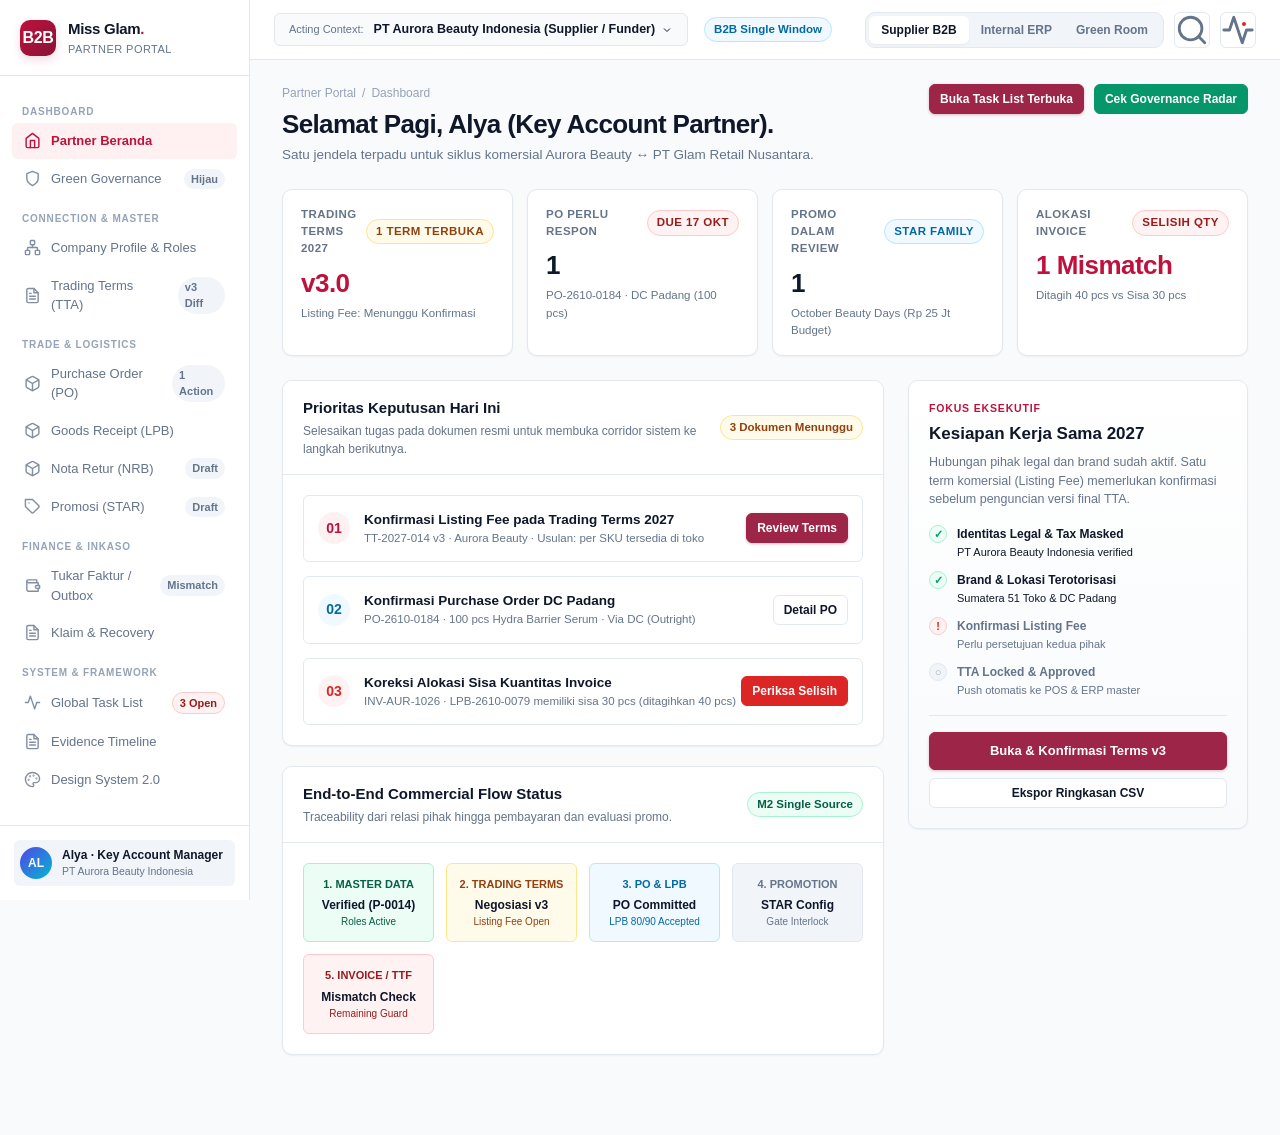
<file: static/glam-green/index.html>
<!DOCTYPE html>
<html lang="id">
<head>
  <meta charset="UTF-8">
  <meta name="viewport" content="width=device-width, initial-scale=1.0, maximum-scale=1.0, user-scalable=no">
  <title>Miss Glam Commercial Workspaces · Green Architecture</title>
  <link rel="preconnect" href="https://fonts.googleapis.com">
  <link rel="preconnect" href="https://fonts.gstatic.com" crossorigin>
  <link href="https://fonts.googleapis.com/css2?family=Archivo:wght@400;500;600;700;800&family=JetBrains+Mono:wght@500;700&display=swap" rel="stylesheet">
  <link rel="stylesheet" href="style.css">
  <link rel="icon" href="data:image/svg+xml,<svg xmlns='http://www.w3.org/2000/svg' viewBox='0 0 100 100'><rect width='100' height='100' rx='20' fill='%239C2548'/><text x='50' y='68' font-family='sans-serif' font-size='52' font-weight='800' fill='white' text-anchor='middle'>MG</text></svg>">
</head>
<body>
  <div id="app-container">
    <!-- Sidebar Navigation -->
    <aside id="sidebar"></aside>

    <!-- Main Workspace -->
    <div id="main-workspace">
      <!-- Top Navigation & Role Bar -->
      <header id="topbar"></header>

      <!-- Dynamic Content View Area -->
      <main id="content-view" tabindex="-1"></main>
    </div>
  </div>

  <!-- Accessible Dialog Modal -->
  <dialog id="dialog"></dialog>

  <!-- Toast Notification Container -->
  <div id="toast" role="status" aria-live="polite"></div>

  <!-- Application Logic -->
  <script src="app.js"></script>
</body>
</html>
</file>
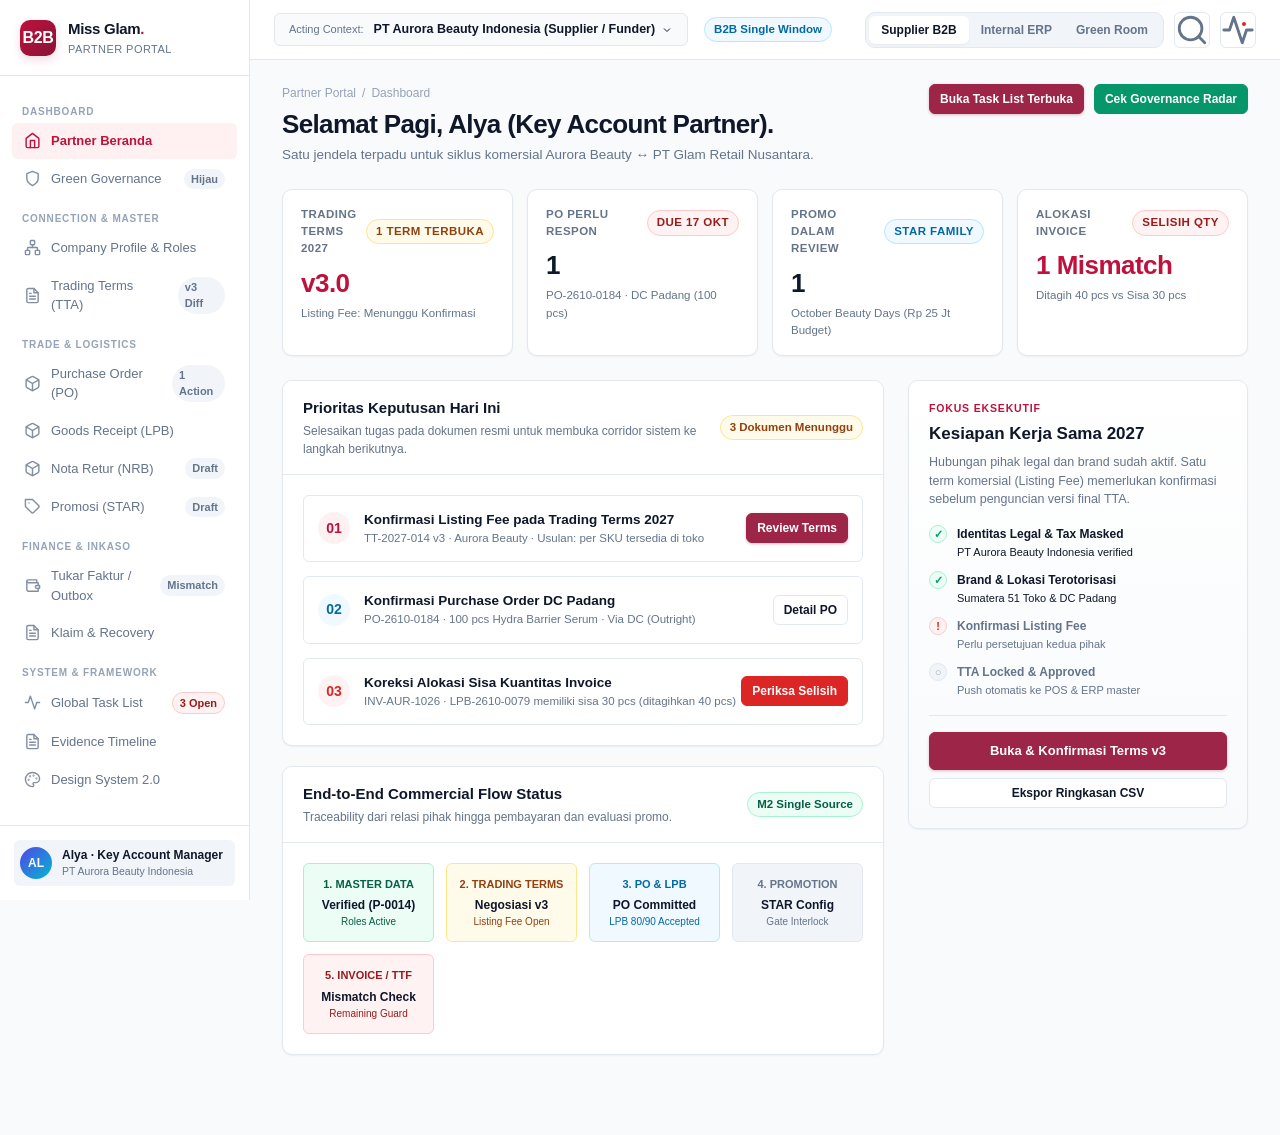
<file: static/glam-green/standalone.html>
<!DOCTYPE html>
<html lang="id">
<head>
  <meta charset="UTF-8">
  <meta name="viewport" content="width=device-width, initial-scale=1.0, maximum-scale=1.0, user-scalable=no">
  <title>Miss Glam Commercial Workspaces · Green Architecture</title>
  <link rel="preconnect" href="https://fonts.googleapis.com">
  <link rel="preconnect" href="https://fonts.gstatic.com" crossorigin>
  <link href="https://fonts.googleapis.com/css2?family=Archivo:wght@400;500;600;700;800&family=JetBrains+Mono:wght@500;700&display=swap" rel="stylesheet">
  <style>
/* ==========================================================================
   MISS GLAM COMMERCIAL WORKSPACES & GREEN ARCHITECTURE DESIGN SYSTEM
   Version 2.0 · October 2026
   Brand Palette: Glam Rose Mulberry (#9C2548), Corporate Ink (#0D1B2A)
   Governance Framework: Hitam (Black) -> Merah (Red) -> Kuning (Yellow) -> Hijau (Green)
   ========================================================================== */

:root {
  /* Surfaces & Canvas */
  --bg-canvas: #f8fafc;
  --bg-paper: #ffffff;
  --bg-card: #ffffff;
  --bg-muted: #f1f5f9;
  --bg-sidebar: #ffffff;
  --border-subtle: #e2e8f0;
  --border-strong: #cbd5e1;

  /* Typography Colors */
  --text-main: #0f172a;
  --text-muted: #64748b;
  --text-light: #94a3b8;
  --text-inverse: #ffffff;

  /* Brand Glam Rose */
  --glam-rose: #be123c;
  --glam-rose-deep: #881337;
  --glam-rose-mulberry: #9c2548;
  --glam-rose-soft: #ffe4e6;
  --glam-rose-tint: #fff1f2;
  --glam-rose-glow: rgba(190, 18, 60, 0.15);

  /* Green Architecture Governance Scale */
  --gov-green: #059669;
  --gov-green-bg: #ecfdf5;
  --gov-green-border: #a7f3d0;
  --gov-green-text: #065f46;

  --gov-yellow: #d97706;
  --gov-yellow-bg: #fffbeb;
  --gov-yellow-border: #fde68a;
  --gov-yellow-text: #92400e;

  --gov-red: #dc2626;
  --gov-red-bg: #fef2f2;
  --gov-red-border: #fecaca;
  --gov-red-text: #991b1b;

  --gov-black: #1e293b;
  --gov-black-bg: #f8fafc;
  --gov-black-border: #e2e8f0;
  --gov-black-text: #0f172a;

  /* Accent Blue & Purple */
  --accent-blue: #0284c7;
  --accent-blue-bg: #f0f9ff;
  --accent-blue-border: #bae6fd;
  --accent-blue-text: #0369a1;

  --accent-purple: #7c3aed;
  --accent-purple-bg: #f5f3ff;
  --accent-purple-border: #ddd6fe;

  /* Elevation & Shadows */
  --shadow-xs: 0 1px 2px 0 rgba(0, 0, 0, 0.05);
  --shadow-sm: 0 1px 3px 0 rgba(0, 0, 0, 0.08), 0 1px 2px -1px rgba(0, 0, 0, 0.08);
  --shadow-md: 0 4px 6px -1px rgba(0, 0, 0, 0.08), 0 2px 4px -2px rgba(0, 0, 0, 0.08);
  --shadow-lg: 0 10px 15px -3px rgba(0, 0, 0, 0.08), 0 4px 6px -4px rgba(0, 0, 0, 0.04);
  --shadow-focus: 0 0 0 3px rgba(156, 37, 72, 0.2);

  /* Geometry */
  --radius-sm: 6px;
  --radius-md: 10px;
  --radius-lg: 16px;
  --radius-full: 9999px;
  --transition: all 0.18s cubic-bezier(0.16, 1, 0.3, 1);
}

/* ==========================================================================
   THEME WORKSPACES: ERP SHELL (DARK LUXURY) & CONTROL ROOM
   ========================================================================== */

body.theme-erp {
  --bg-canvas: #090d16;
  --bg-paper: #111827;
  --bg-card: #141c2e;
  --bg-muted: #1e293b;
  --bg-sidebar: #0b1120;
  --border-subtle: #243046;
  --border-strong: #334155;
  --text-main: #f8fafc;
  --text-muted: #94a3b8;
  --text-light: #64748b;
  --glam-rose-tint: rgba(190, 18, 60, 0.15);
  --glam-rose-soft: rgba(190, 18, 60, 0.25);
  --gov-green-bg: rgba(5, 150, 105, 0.15);
  --gov-green-border: rgba(5, 150, 105, 0.35);
  --gov-green-text: #34d399;
  --gov-yellow-bg: rgba(217, 119, 6, 0.15);
  --gov-yellow-border: rgba(217, 119, 6, 0.35);
  --gov-yellow-text: #fbbf24;
  --gov-red-bg: rgba(220, 38, 38, 0.15);
  --gov-red-border: rgba(220, 38, 38, 0.35);
  --gov-red-text: #f87171;
  --accent-blue-bg: rgba(2, 132, 199, 0.15);
  --accent-blue-border: rgba(2, 132, 199, 0.35);
  --accent-blue-text: #38bdf8;
  --shadow-sm: 0 2px 4px rgba(0, 0, 0, 0.3);
  --shadow-md: 0 4px 12px rgba(0, 0, 0, 0.4);
}

body.theme-control-room {
  --bg-canvas: #060910;
  --bg-paper: #0b101c;
  --bg-card: #0f172a;
  --bg-muted: #182238;
  --bg-sidebar: #060910;
  --border-subtle: #1e2d4a;
  --border-strong: #2c3e66;
  --text-main: #f1f5f9;
  --text-muted: #8ca0ba;
  --text-light: #5a6f8c;
}

/* ==========================================================================
   RESET & BASE STYLING
   ========================================================================== */

*, *::before, *::after {
  box-sizing: border-box;
  margin: 0;
  padding: 0;
}

html {
  font-size: 14px;
  line-height: 1.5;
  -webkit-font-smoothing: antialiased;
  -moz-osx-font-smoothing: grayscale;
}

body {
  font-family: -apple-system, BlinkMacSystemFont, "Segoe UI", Roboto, "Helvetica Neue", Arial, sans-serif;
  background-color: var(--bg-canvas);
  color: var(--text-main);
  min-height: 100vh;
  display: flex;
}

a {
  color: inherit;
  text-decoration: none;
}

button, input, select, textarea {
  font: inherit;
  color: inherit;
}

.tabular-nums {
  font-variant-numeric: tabular-nums;
  letter-spacing: -0.01em;
}

/* ==========================================================================
   LAYOUT: SIDEBAR, HEADER & MAIN WORKSPACE
   ========================================================================== */

#app-container {
  display: flex;
  width: 100%;
  min-height: 100vh;
}

#sidebar {
  width: 250px;
  flex-shrink: 0;
  background-color: var(--bg-sidebar);
  border-right: 1px solid var(--border-subtle);
  display: flex;
  flex-direction: column;
  height: 100vh;
  position: sticky;
  top: 0;
  z-index: 40;
  transition: var(--transition);
}

.sidebar-brand {
  padding: 18px 20px;
  display: flex;
  align-items: center;
  gap: 12px;
  border-bottom: 1px solid var(--border-subtle);
}

.brand-badge {
  width: 36px;
  height: 36px;
  border-radius: var(--radius-md);
  background: linear-gradient(135deg, var(--glam-rose), var(--glam-rose-deep));
  color: #ffffff;
  display: flex;
  align-items: center;
  justify-content: center;
  font-weight: 800;
  font-size: 16px;
  box-shadow: 0 4px 10px var(--glam-rose-glow);
  letter-spacing: -0.02em;
}

.brand-text {
  display: flex;
  flex-direction: column;
}

.brand-name {
  font-size: 15px;
  font-weight: 700;
  letter-spacing: -0.02em;
  color: var(--text-main);
  display: flex;
  align-items: center;
}

.brand-name span.dot {
  color: var(--glam-rose);
}

.brand-workspace-tag {
  font-size: 11px;
  font-weight: 500;
  color: var(--text-muted);
  text-transform: uppercase;
  letter-spacing: 0.04em;
}

.sidebar-scroll {
  flex: 1;
  overflow-y: auto;
  padding: 16px 12px;
  scrollbar-width: thin;
}

.nav-section-label {
  font-size: 10px;
  font-weight: 700;
  text-transform: uppercase;
  letter-spacing: 0.08em;
  color: var(--text-light);
  padding: 12px 10px 4px 10px;
}

.nav-item {
  display: flex;
  align-items: center;
  gap: 10px;
  padding: 8px 12px;
  margin-bottom: 2px;
  border-radius: var(--radius-sm);
  color: var(--text-muted);
  font-weight: 500;
  font-size: 13px;
  transition: var(--transition);
  position: relative;
}

.nav-item:hover {
  background-color: var(--bg-muted);
  color: var(--text-main);
}

.nav-item.active {
  background-color: var(--glam-rose-tint);
  color: var(--glam-rose);
  font-weight: 600;
}

body.theme-erp .nav-item.active {
  background-color: rgba(225, 29, 72, 0.15);
  color: #fb7185;
}

.nav-item svg {
  width: 17px;
  height: 17px;
  flex-shrink: 0;
  opacity: 0.8;
}

.nav-item.active svg {
  opacity: 1;
}

.nav-counter {
  margin-left: auto;
  font-size: 11px;
  padding: 2px 7px;
  border-radius: var(--radius-full);
  background-color: var(--bg-muted);
  color: var(--text-muted);
  font-weight: 600;
}

.nav-counter.alert {
  background-color: var(--gov-red-bg);
  color: var(--gov-red-text);
  border: 1px solid var(--gov-red-border);
}

.sidebar-footer {
  padding: 14px 14px;
  border-top: 1px solid var(--border-subtle);
  background-color: var(--bg-paper);
}

.user-profile-pill {
  display: flex;
  align-items: center;
  gap: 10px;
  padding: 6px;
  border-radius: var(--radius-sm);
  background: var(--bg-muted);
}

.avatar {
  width: 32px;
  height: 32px;
  border-radius: var(--radius-full);
  background: linear-gradient(135deg, #4f46e5, #06b6d4);
  color: #fff;
  font-weight: 700;
  font-size: 12px;
  display: flex;
  align-items: center;
  justify-content: center;
}

.avatar.erp {
  background: linear-gradient(135deg, #be123c, #f59e0b);
}

.user-meta {
  display: flex;
  flex-direction: column;
  overflow: hidden;
}

.user-name {
  font-size: 12px;
  font-weight: 600;
  white-space: nowrap;
  overflow: hidden;
  text-overflow: ellipsis;
}

.user-role {
  font-size: 10.5px;
  color: var(--text-muted);
  white-space: nowrap;
  overflow: hidden;
  text-overflow: ellipsis;
}

/* ==========================================================================
   MAIN CONTENT AREA & TOPBAR
   ========================================================================== */

#main-workspace {
  flex: 1;
  display: flex;
  flex-direction: column;
  min-width: 0;
}

#topbar {
  height: 60px;
  background-color: var(--bg-paper);
  border-bottom: 1px solid var(--border-subtle);
  display: flex;
  align-items: center;
  justify-content: space-between;
  padding: 0 24px;
  position: sticky;
  top: 0;
  z-index: 30;
}

.topbar-left {
  display: flex;
  align-items: center;
  gap: 16px;
}

.acting-entity-pill {
  display: flex;
  align-items: center;
  gap: 10px;
  padding: 6px 14px;
  border-radius: var(--radius-sm);
  border: 1px solid var(--border-subtle);
  background: var(--bg-canvas);
  font-size: 12.5px;
  cursor: pointer;
}

.acting-entity-pill:hover {
  border-color: var(--border-strong);
}

.acting-entity-label {
  color: var(--text-muted);
  font-size: 11px;
}

.acting-entity-name {
  font-weight: 600;
  color: var(--text-main);
  display: flex;
  align-items: center;
  gap: 6px;
}

.topbar-right {
  display: flex;
  align-items: center;
  gap: 10px;
}

/* Workspace selector switcher */
.workspace-switcher {
  display: flex;
  background: var(--bg-muted);
  padding: 3px;
  border-radius: var(--radius-md);
  border: 1px solid var(--border-subtle);
}

.workspace-btn {
  padding: 5px 12px;
  border: none;
  background: transparent;
  font-size: 12px;
  font-weight: 600;
  color: var(--text-muted);
  border-radius: var(--radius-sm);
  cursor: pointer;
  display: flex;
  align-items: center;
  gap: 6px;
  transition: var(--transition);
}

.workspace-btn:hover {
  color: var(--text-main);
}

.workspace-btn.active {
  background: var(--bg-paper);
  color: var(--text-main);
  box-shadow: var(--shadow-xs);
}

.workspace-btn.active.erp {
  color: #fb7185;
}

.workspace-btn.active.green {
  color: var(--gov-green);
}

.topbar-action-btn {
  width: 36px;
  height: 36px;
  border-radius: var(--radius-sm);
  border: 1px solid var(--border-subtle);
  background: var(--bg-paper);
  color: var(--text-muted);
  display: flex;
  align-items: center;
  justify-content: center;
  cursor: pointer;
  transition: var(--transition);
  position: relative;
}

.topbar-action-btn:hover {
  background: var(--bg-muted);
  color: var(--text-main);
}

.badge-dot {
  position: absolute;
  top: 7px;
  right: 7px;
  width: 8px;
  height: 8px;
  border-radius: var(--radius-full);
  background: var(--gov-red);
  border: 2px solid var(--bg-paper);
}

/* ==========================================================================
   CONTENT VIEW CONTAINER
   ========================================================================== */

#content-view {
  flex: 1;
  padding: 24px 32px 60px 32px;
  max-width: 1440px;
  width: 100%;
  margin: 0 auto;
}

.page-header {
  margin-bottom: 24px;
  display: flex;
  align-items: flex-start;
  justify-content: space-between;
  gap: 20px;
  flex-wrap: wrap;
}

.breadcrumb-trail {
  font-size: 12px;
  font-weight: 500;
  color: var(--text-muted);
  margin-bottom: 6px;
  display: flex;
  align-items: center;
  gap: 6px;
}

.breadcrumb-trail span {
  color: var(--text-light);
}

.page-title {
  font-size: 26px;
  font-weight: 700;
  letter-spacing: -0.025em;
  color: var(--text-main);
  line-height: 1.25;
}

.page-subtitle {
  font-size: 13.5px;
  color: var(--text-muted);
  margin-top: 4px;
  max-width: 720px;
}

.page-actions {
  display: flex;
  align-items: center;
  gap: 10px;
  flex-wrap: wrap;
}

/* ==========================================================================
   COMPONENTS: BUTTONS, BADGES & PILLS
   ========================================================================== */

.btn {
  display: inline-flex;
  align-items: center;
  justify-content: center;
  gap: 7px;
  padding: 8px 16px;
  font-size: 13px;
  font-weight: 600;
  border-radius: var(--radius-sm);
  cursor: pointer;
  border: 1px solid var(--border-subtle);
  background-color: var(--bg-paper);
  color: var(--text-main);
  transition: var(--transition);
  white-space: nowrap;
}

.btn:hover {
  background-color: var(--bg-muted);
  border-color: var(--border-strong);
}

.btn:active {
  transform: translateY(1px);
}

.btn:disabled {
  opacity: 0.55;
  cursor: not-allowed;
  pointer-events: none;
}

.btn.primary {
  background: var(--glam-rose-mulberry);
  border-color: var(--glam-rose-mulberry);
  color: #ffffff;
  box-shadow: 0 1px 3px rgba(156, 37, 72, 0.3);
}

.btn.primary:hover {
  background: var(--glam-rose-deep);
  border-color: var(--glam-rose-deep);
}

.btn.green {
  background: var(--gov-green);
  border-color: var(--gov-green);
  color: #ffffff;
}

.btn.green:hover {
  background: #047857;
}

.btn.danger {
  background: var(--gov-red);
  border-color: var(--gov-red);
  color: #ffffff;
}

.btn.danger:hover {
  background: #b91c1c;
}

.btn.ghost {
  background: transparent;
  border-color: transparent;
  color: var(--text-muted);
}

.btn.ghost:hover {
  background: var(--bg-muted);
  color: var(--text-main);
}

.btn.sm {
  padding: 5px 10px;
  font-size: 12px;
}

.btn.lg {
  padding: 11px 22px;
  font-size: 14.5px;
}

/* Status Badges */
.pill {
  display: inline-flex;
  align-items: center;
  gap: 5px;
  padding: 3px 9px;
  border-radius: var(--radius-full);
  font-size: 11.5px;
  font-weight: 600;
  white-space: nowrap;
  border: 1px solid var(--border-subtle);
  background: var(--bg-muted);
  color: var(--text-muted);
}

.pill.green, .pill.effective, .pill.posted, .pill.approved, .pill.matched {
  background: var(--gov-green-bg);
  border-color: var(--gov-green-border);
  color: var(--gov-green-text);
}

.pill.yellow, .pill.amber, .pill.negotiation, .pill.pending, .pill.review {
  background: var(--gov-yellow-bg);
  border-color: var(--gov-yellow-border);
  color: var(--gov-yellow-text);
}

.pill.red, .pill.blocked, .pill.disputed, .pill.failed, .pill.red-flag {
  background: var(--gov-red-bg);
  border-color: var(--gov-red-border);
  color: var(--gov-red-text);
}

.pill.blue, .pill.locked, .pill.scheduled, .pill.received, .pill.under-verification {
  background: var(--accent-blue-bg);
  border-color: var(--accent-blue-border);
  color: var(--accent-blue-text);
}

.pill.purple {
  background: var(--accent-purple-bg);
  border-color: var(--accent-purple-border);
  color: var(--accent-purple);
}

.pill.hitam {
  background: var(--gov-black-bg);
  border-color: var(--gov-black-border);
  color: var(--gov-black-text);
}

/* Metric / Summary Ribbons */
.summary-ribbon {
  display: grid;
  grid-template-columns: repeat(auto-fit, minmax(210px, 1fr));
  gap: 14px;
  margin-bottom: 24px;
}

.metric-card {
  background: var(--bg-card);
  border: 1px solid var(--border-subtle);
  border-radius: var(--radius-md);
  padding: 16px 18px;
  box-shadow: var(--shadow-xs);
  display: flex;
  flex-direction: column;
  transition: var(--transition);
}

.metric-card:hover {
  border-color: var(--border-strong);
  box-shadow: var(--shadow-sm);
}

.metric-card-header {
  font-size: 11.5px;
  font-weight: 600;
  text-transform: uppercase;
  letter-spacing: 0.04em;
  color: var(--text-muted);
  display: flex;
  align-items: center;
  justify-content: space-between;
}

.metric-card-value {
  font-size: 26px;
  font-weight: 700;
  color: var(--text-main);
  margin: 6px 0 2px 0;
  letter-spacing: -0.02em;
}

.metric-card-value.highlight {
  color: var(--glam-rose);
}

.metric-card-value.green {
  color: var(--gov-green);
}

.metric-card-sub {
  font-size: 11.5px;
  color: var(--text-muted);
  display: flex;
  align-items: center;
  gap: 5px;
}

/* ==========================================================================
   PANELS, CARDS & TWO-COLUMN WORKSPACE
   ========================================================================== */

.layout-grid {
  display: grid;
  grid-template-columns: minmax(0, 1fr) 340px;
  gap: 24px;
  align-items: start;
}

.panel {
  background: var(--bg-card);
  border: 1px solid var(--border-subtle);
  border-radius: var(--radius-md);
  box-shadow: var(--shadow-xs);
  overflow: hidden;
  margin-bottom: 20px;
}

.panel-header {
  padding: 16px 20px;
  border-bottom: 1px solid var(--border-subtle);
  display: flex;
  align-items: center;
  justify-content: space-between;
  gap: 16px;
  background: var(--bg-paper);
}

.panel-title {
  font-size: 15px;
  font-weight: 700;
  color: var(--text-main);
}

.panel-desc {
  font-size: 12px;
  color: var(--text-muted);
  margin-top: 2px;
}

.panel-body {
  padding: 20px;
}

/* Decision Rail */
.decision-rail {
  background: linear-gradient(to bottom, var(--bg-card), var(--bg-canvas));
  border: 1px solid var(--border-subtle);
  border-radius: var(--radius-md);
  padding: 20px;
  box-shadow: var(--shadow-xs);
  position: sticky;
  top: 84px;
}

.decision-rail-tag {
  font-size: 10.5px;
  font-weight: 700;
  text-transform: uppercase;
  letter-spacing: 0.08em;
  color: var(--glam-rose);
  margin-bottom: 6px;
}

.decision-rail-title {
  font-size: 17px;
  font-weight: 700;
  color: var(--text-main);
  line-height: 1.3;
}

.decision-rail-body {
  font-size: 12.5px;
  color: var(--text-muted);
  margin: 8px 0 16px 0;
  line-height: 1.5;
}

.decision-actions {
  display: flex;
  flex-direction: column;
  gap: 8px;
}

.decision-rail .divider {
  height: 1px;
  background: var(--border-subtle);
  margin: 16px 0;
}

.readiness-check-item {
  display: flex;
  align-items: flex-start;
  gap: 10px;
  font-size: 12px;
  margin-bottom: 10px;
  color: var(--text-muted);
}

.readiness-check-item.done {
  color: var(--text-main);
}

.check-icon {
  width: 18px;
  height: 18px;
  border-radius: var(--radius-full);
  display: flex;
  align-items: center;
  justify-content: center;
  flex-shrink: 0;
  font-size: 11px;
  font-weight: 700;
}

.check-icon.done {
  background: var(--gov-green-bg);
  color: var(--gov-green);
  border: 1px solid var(--gov-green-border);
}

.check-icon.pending {
  background: var(--bg-muted);
  color: var(--text-light);
  border: 1px solid var(--border-subtle);
}

.check-icon.blocked {
  background: var(--gov-red-bg);
  color: var(--gov-red);
  border: 1px solid var(--gov-red-border);
}

/* ==========================================================================
   DATA TABLES & LISTS
   ========================================================================== */

.table-wrapper {
  width: 100%;
  overflow-x: auto;
  border-radius: var(--radius-md);
}

table.data-table {
  width: 100%;
  border-collapse: collapse;
  text-align: left;
  font-size: 12.5px;
}

table.data-table th {
  background: var(--bg-muted);
  padding: 10px 16px;
  font-weight: 600;
  color: var(--text-muted);
  font-size: 11px;
  text-transform: uppercase;
  letter-spacing: 0.05em;
  border-bottom: 1px solid var(--border-subtle);
  white-space: nowrap;
}

table.data-table th.num, table.data-table td.num {
  text-align: right;
  font-variant-numeric: tabular-nums;
}

table.data-table td {
  padding: 13px 16px;
  border-bottom: 1px solid var(--border-subtle);
  color: var(--text-main);
  vertical-align: middle;
}

table.data-table tr:last-child td {
  border-bottom: none;
}

table.data-table tr:hover td {
  background-color: var(--bg-muted);
}

.table-primary-cell {
  display: flex;
  flex-direction: column;
}

.cell-title {
  font-weight: 600;
  color: var(--text-main);
}

.cell-sub {
  font-size: 11px;
  color: var(--text-muted);
  margin-top: 1px;
}

/* Key Value Pairs */
.kv-grid {
  display: grid;
  grid-template-columns: repeat(auto-fit, minmax(180px, 1fr));
  gap: 16px;
}

.kv-item {
  display: flex;
  flex-direction: column;
}

.kv-label {
  font-size: 11px;
  color: var(--text-muted);
  text-transform: uppercase;
  letter-spacing: 0.03em;
  margin-bottom: 3px;
}

.kv-value {
  font-size: 13px;
  font-weight: 600;
  color: var(--text-main);
}

/* Callouts & Banners */
.callout {
  padding: 12px 16px;
  border-radius: var(--radius-sm);
  font-size: 12.5px;
  display: flex;
  align-items: flex-start;
  gap: 12px;
  margin-bottom: 18px;
  border: 1px solid transparent;
}

.callout.info {
  background: var(--accent-blue-bg);
  border-color: var(--accent-blue-border);
  color: var(--accent-blue-text);
}

.callout.warning {
  background: var(--gov-yellow-bg);
  border-color: var(--gov-yellow-border);
  color: var(--gov-yellow-text);
}

.callout.danger {
  background: var(--gov-red-bg);
  border-color: var(--gov-red-border);
  color: var(--gov-red-text);
}

.callout.success {
  background: var(--gov-green-bg);
  border-color: var(--gov-green-border);
  color: var(--gov-green-text);
}

.callout svg {
  width: 18px;
  height: 18px;
  flex-shrink: 0;
  margin-top: 1px;
}

/* ==========================================================================
   PROMOTION CONFIGURATOR & SIMULATION BOX
   ========================================================================== */

.step-tracker {
  display: flex;
  align-items: center;
  background: var(--bg-paper);
  border: 1px solid var(--border-subtle);
  border-radius: var(--radius-md);
  padding: 8px;
  margin-bottom: 24px;
  overflow-x: auto;
  gap: 6px;
}

.step-pill {
  display: flex;
  align-items: center;
  gap: 8px;
  padding: 8px 14px;
  border-radius: var(--radius-sm);
  font-size: 12px;
  font-weight: 600;
  color: var(--text-muted);
  background: transparent;
  border: none;
  cursor: pointer;
  white-space: nowrap;
  transition: var(--transition);
}

.step-pill:hover {
  background: var(--bg-muted);
  color: var(--text-main);
}

.step-pill.active {
  background: var(--glam-rose-mulberry);
  color: #ffffff;
}

.step-pill.completed {
  color: var(--gov-green);
}

.simulation-card {
  background: linear-gradient(135deg, #0f172a, #1e293b);
  border-radius: var(--radius-md);
  padding: 24px;
  color: #ffffff;
  margin-top: 20px;
  box-shadow: 0 10px 25px -5px rgba(15, 23, 42, 0.4);
}

.sim-header {
  display: flex;
  align-items: center;
  justify-content: space-between;
  margin-bottom: 16px;
  border-bottom: 1px solid rgba(255, 255, 255, 0.12);
  padding-bottom: 12px;
}

.sim-metrics-grid {
  display: grid;
  grid-template-columns: repeat(auto-fit, minmax(160px, 1fr));
  gap: 16px;
  margin-top: 16px;
}

.sim-metric-box {
  background: rgba(255, 255, 255, 0.05);
  border: 1px solid rgba(255, 255, 255, 0.1);
  padding: 14px;
  border-radius: var(--radius-sm);
}

.sim-metric-label {
  font-size: 11px;
  color: #94a3b8;
  text-transform: uppercase;
  letter-spacing: 0.04em;
}

.sim-metric-val {
  font-size: 22px;
  font-weight: 700;
  color: #ffffff;
  margin-top: 4px;
}

.sim-metric-val.green {
  color: #34d399;
}

.sim-metric-val.rose {
  color: #fda4af;
}

/* Form Controls */
.form-group {
  margin-bottom: 16px;
}

.form-label {
  display: block;
  font-size: 12px;
  font-weight: 600;
  color: var(--text-main);
  margin-bottom: 6px;
}

.form-control {
  width: 100%;
  padding: 9px 12px;
  border-radius: var(--radius-sm);
  border: 1px solid var(--border-subtle);
  background: var(--bg-paper);
  color: var(--text-main);
  font-size: 13px;
  transition: var(--transition);
}

.form-control:focus {
  outline: none;
  border-color: var(--glam-rose-mulberry);
  box-shadow: var(--shadow-focus);
}

.form-control:disabled, .form-control[readonly] {
  background-color: var(--bg-muted);
  cursor: not-allowed;
}

/* ==========================================================================
   GREEN ARCHITECTURE RADAR & MATURITY METER
   ========================================================================== */

.maturity-meter {
  display: flex;
  gap: 4px;
  margin: 12px 0;
  border-radius: var(--radius-sm);
  overflow: hidden;
  height: 8px;
}

.meter-segment {
  flex: 1;
  background: var(--border-subtle);
}

.meter-segment.hitam.active { background: #1e293b; }
.meter-segment.merah.active { background: #dc2626; }
.meter-segment.kuning.active { background: #d97706; }
.meter-segment.hijau.active { background: #059669; }

/* Modal & Toast Dialog */
#dialog {
  border: none;
  border-radius: var(--radius-lg);
  background: var(--bg-paper);
  color: var(--text-main);
  padding: 28px;
  max-width: 520px;
  width: 90%;
  margin: auto;
  box-shadow: 0 25px 50px -12px rgba(0, 0, 0, 0.25);
  border: 1px solid var(--border-subtle);
}

#dialog::backdrop {
  background: rgba(15, 23, 42, 0.6);
  backdrop-filter: blur(4px);
}

#toast {
  position: fixed;
  bottom: 24px;
  right: 24px;
  background: #0f172a;
  color: #ffffff;
  padding: 12px 20px;
  border-radius: var(--radius-md);
  font-size: 13px;
  font-weight: 500;
  box-shadow: var(--shadow-lg);
  z-index: 100;
  display: none;
  animation: slideInUp 0.2s ease-out;
  border: 1px solid rgba(255, 255, 255, 0.1);
}

@keyframes slideInUp {
  from { transform: translateY(20px); opacity: 0; }
  to { transform: translateY(0); opacity: 1; }
}

/* Responsive adjustments */
@media (max-width: 1024px) {
  .layout-grid {
    grid-template-columns: 1fr;
  }
  .decision-rail {
    position: static;
  }
}

@media (max-width: 768px) {
  #sidebar {
    position: fixed;
    left: -260px;
  }
  #sidebar.mobile-open {
    left: 0;
  }
  #content-view {
    padding: 16px;
  }
}

</style>
  <link rel="icon" href="data:image/svg+xml,<svg xmlns='http://www.w3.org/2000/svg' viewBox='0 0 100 100'><rect width='100' height='100' rx='20' fill='%239C2548'/><text x='50' y='68' font-family='sans-serif' font-size='52' font-weight='800' fill='white' text-anchor='middle'>MG</text></svg>">
</head>
<body>
  <div id="app-container">
    <!-- Sidebar Navigation -->
    <aside id="sidebar"></aside>

    <!-- Main Workspace -->
    <div id="main-workspace">
      <!-- Top Navigation & Role Bar -->
      <header id="topbar"></header>

      <!-- Dynamic Content View Area -->
      <main id="content-view" tabindex="-1"></main>
    </div>
  </div>

  <!-- Accessible Dialog Modal -->
  <dialog id="dialog"></dialog>

  <!-- Toast Notification Container -->
  <div id="toast" role="status" aria-live="polite"></div>

  <!-- Application Logic -->
  <script>
/**
 * MISS GLAM COMMERCIAL WORKSPACES & GREEN ARCHITECTURE
 * Interactive Prototype & State Engine
 * Version 2.0 · October 2026
 */

// Helper utilities
const $ = selector => document.querySelector(selector);
const $$ = selector => document.querySelectorAll(selector);
const formatMoney = num => 'Rp ' + Number(num).toLocaleString('id-ID');

// Application Global Reactive State
const AppState = {
  mode: 'partner', // 'partner' | 'erp' | 'control-room'
  route: 'home',
  
  // TTA State
  ttaAccepted: false,
  ttaComment: '',
  ttaLocked: false,
  ttaChecked: false,
  
  // PO State
  poAcknowledged: false,
  poRevisionProposed: false,
  poRevisionQty: 80,
  poRevisionDate: '2026-10-22',
  
  // Promotion Builder State
  promoStep: 0,
  promoSubmitted: false,
  promoName: 'October Beauty Days',
  promoMechanic: 'amount',
  promoQty: 2,
  promoMember: true,
  promoTab: 'Semua',
  promoReviewed: false,
  offlineTerminalFixed: false,
  
  // Returns / NRB State
  nrbApproved: false,
  nrbPickupScheduled: false,
  nrbHandedOver: 0, // max 20 pcs
  nrbPickupDate: '2026-10-20',
  nrbPickupPIC: 'Wahyu - Trans Sumatra Express',
  
  // Invoice State
  invoiceSubmitted: false,
  invoiceQtyInput: 40,
  invoiceFixed: false,
  
  // Profile State
  profileChangeRequested: false,
  
  // Global Modals / Search
  searchQuery: '',
  activeModal: null
};

// SVG Icons Dictionary
const Icons = {
  home: '<svg viewBox="0 0 24 24" fill="none" stroke="currentColor" stroke-width="2" stroke-linecap="round" stroke-linejoin="round"><path d="M3 9l9-7 9 7v11a2 2 0 0 1-2 2H5a2 2 0 0 1-2-2z"></path><polyline points="9 22 9 12 15 12 15 22"></polyline></svg>',
  network: '<svg viewBox="0 0 24 24" fill="none" stroke="currentColor" stroke-width="2" stroke-linecap="round" stroke-linejoin="round"><rect x="16" y="16" width="6" height="6" rx="1"></rect><rect x="2" y="16" width="6" height="6" rx="1"></rect><rect x="9" y="2" width="6" height="6" rx="1"></rect><path d="M5 16v-3a1 1 0 0 1 1-1h12a1 1 0 0 1 1 1v3"></path><path d="M12 12V8"></path></svg>',
  doc: '<svg viewBox="0 0 24 24" fill="none" stroke="currentColor" stroke-width="2" stroke-linecap="round" stroke-linejoin="round"><path d="M14 2H6a2 2 0 0 0-2 2v16a2 2 0 0 0 2 2h12a2 2 0 0 0 2-2V8z"></path><polyline points="14 2 14 8 20 8"></polyline><line x1="16" y1="13" x2="8" y2="13"></line><line x1="16" y1="17" x2="8" y2="17"></line><polyline points="10 9 9 9 8 9"></polyline></svg>',
  box: '<svg viewBox="0 0 24 24" fill="none" stroke="currentColor" stroke-width="2" stroke-linecap="round" stroke-linejoin="round"><path d="M21 16V8a2 2 0 0 0-1-1.73l-7-4a2 2 0 0 0-2 0l-7 4A2 2 0 0 0 3 8v8a2 2 0 0 0 1 1.73l7 4a2 2 0 0 0 2 0l7-4A2 2 0 0 0 21 16z"></path><polyline points="3.27 6.96 12 12.01 20.73 6.96"></polyline><line x1="12" y1="22.08" x2="12" y2="12"></line></svg>',
  tag: '<svg viewBox="0 0 24 24" fill="none" stroke="currentColor" stroke-width="2" stroke-linecap="round" stroke-linejoin="round"><path d="M20.59 13.41l-7.17 7.17a2 2 0 0 1-2.83 0L2 12V2h10l8.59 8.59a2 2 0 0 1 0 2.82z"></path><line x1="7" y1="7" x2="7.01" y2="7"></line></svg>',
  wallet: '<svg viewBox="0 0 24 24" fill="none" stroke="currentColor" stroke-width="2" stroke-linecap="round" stroke-linejoin="round"><path d="M20 12V8H6a2 2 0 0 1-2-2c0-1.1.9-2 2-2h12v4"></path><path d="M4 6v12c0 1.1.9 2 2 2h14v-4"></path><path d="M18 12a2 2 0 0 0-2 2c0 1.1.9 2 2 2h4v-4h-4z"></path></svg>',
  shield: '<svg viewBox="0 0 24 24" fill="none" stroke="currentColor" stroke-width="2" stroke-linecap="round" stroke-linejoin="round"><path d="M12 22s8-4 8-10V5l-8-3-8 3v7c0 6 8 10 8 10z"></path></svg>',
  activity: '<svg viewBox="0 0 24 24" fill="none" stroke="currentColor" stroke-width="2" stroke-linecap="round" stroke-linejoin="round"><polyline points="22 12 18 12 15 21 9 3 6 12 2 12"></polyline></svg>',
  check: '<svg viewBox="0 0 24 24" fill="none" stroke="currentColor" stroke-width="2" stroke-linecap="round" stroke-linejoin="round"><polyline points="20 6 9 17 4 12"></polyline></svg>',
  alert: '<svg viewBox="0 0 24 24" fill="none" stroke="currentColor" stroke-width="2" stroke-linecap="round" stroke-linejoin="round"><circle cx="12" cy="12" r="10"></circle><line x1="12" y1="8" x2="12" y2="12"></line><line x1="12" y1="16" x2="12.01" y2="16"></line></svg>',
  search: '<svg viewBox="0 0 24 24" fill="none" stroke="currentColor" stroke-width="2" stroke-linecap="round" stroke-linejoin="round"><circle cx="11" cy="11" r="8"></circle><line x1="21" y1="21" x2="16.65" y2="16.65"></line></svg>',
  sliders: '<svg viewBox="0 0 24 24" fill="none" stroke="currentColor" stroke-width="2" stroke-linecap="round" stroke-linejoin="round"><line x1="4" y1="21" x2="4" y2="14"></line><line x1="4" y1="10" x2="4" y2="3"></line><line x1="12" y1="21" x2="12" y2="12"></line><line x1="12" y1="8" x2="12" y2="3"></line><line x1="20" y1="21" x2="20" y2="16"></line><line x1="20" y1="12" x2="20" y2="3"></line><line x1="1" y1="14" x2="7" y2="14"></line><line x1="9" y1="8" x2="15" y2="8"></line><line x1="17" y1="16" x2="23" y2="16"></line></svg>',
  palette: '<svg viewBox="0 0 24 24" fill="none" stroke="currentColor" stroke-width="2" stroke-linecap="round" stroke-linejoin="round"><circle cx="13.5" cy="6.5" r=".5"></circle><circle cx="17.5" cy="10.5" r=".5"></circle><circle cx="8.5" cy="7.5" r=".5"></circle><circle cx="6.5" cy="12.5" r=".5"></circle><path d="M12 2C6.5 2 2 6.5 2 12s4.5 10 10 10c.926 0 1.648-.746 1.648-1.688 0-.437-.18-.835-.437-1.125-.29-.289-.438-.652-.438-1.125a1.64 1.64 0 0 1 1.668-1.668h1.996c3.051 0 5.555-2.503 5.555-5.554C21.965 6.012 17.461 2 12 2z"></path></svg>',
  printer: '<svg viewBox="0 0 24 24" fill="none" stroke="currentColor" stroke-width="2" stroke-linecap="round" stroke-linejoin="round"><polyline points="6 9 6 2 18 2 18 9"></polyline><path d="M6 18H4a2 2 0 0 1-2-2v-5a2 2 0 0 1 2-2h16a2 2 0 0 1 2 2v5a2 2 0 0 1-2 2h-2"></path><rect x="6" y="14" width="12" height="8"></rect></svg>'
};

// UI Atoms & Generators
function renderBadge(text, type = '') {
  return `<span class="pill ${type}">${text}</span>`;
}

function renderButton(text, action, extraClass = '') {
  return `<button class="btn ${extraClass}" data-action="${action}">${text}</button>`;
}

function renderLink(text, route, extraClass = '') {
  return `<a class="btn ${extraClass}" href="#${route}">${text}</a>`;
}

// Sidebar Navigation Configuration
function getNavGroups(mode) {
  if (mode === 'control-room') {
    return [
      {
        title: 'Governance Cockpit',
        items: [
          { route: 'control-room', icon: 'shield', label: 'Route to Green Radar' },
          { route: 'control-room-stores', icon: 'activity', label: '51 Toko Sumatra Live' },
          { route: 'control-room-engines', icon: 'sliders', label: '5 Engines + 2 Support' }
        ]
      },
      {
        title: 'Core Interlocks',
        items: [
          { route: 'partnership', icon: 'doc', label: 'TTA Zero-Unapproved' },
          { route: 'promotions-release', icon: 'tag', label: 'POS Terminal Interlock' },
          { route: 'invoices-detail', icon: 'wallet', label: '3-Way Match Guard' }
        ]
      },
      {
        title: 'System & Architecture',
        items: [
          { route: 'audit', icon: 'activity', label: 'Permanent Audit Trail' },
          { route: 'design', icon: 'palette', label: 'Design System & Tokens' }
        ]
      }
    ];
  }

  const isERP = mode === 'erp';
  return [
    {
      title: 'Dashboard',
      items: [
        { route: 'home', icon: 'home', label: isERP ? 'Buyer Workspace' : 'Partner Beranda' },
        { route: 'control-room', icon: 'shield', label: 'Green Governance', badge: 'Hijau' }
      ]
    },
    {
      title: 'Connection & Master',
      items: [
        { route: 'companies', icon: 'network', label: 'Company Profile & Roles' },
        { route: 'partnership', icon: 'doc', label: 'Trading Terms (TTA)', badge: AppState.ttaLocked ? 'Locked' : 'v3 Diff' }
      ]
    },
    {
      title: 'Trade & Logistics',
      items: [
        { route: 'procurement', icon: 'box', label: 'Purchase Order (PO)', badge: AppState.poAcknowledged ? '' : '1 Action' },
        { route: 'receipts', icon: 'box', label: 'Goods Receipt (LPB)' },
        { route: 'returns', icon: 'box', label: 'Nota Retur (NRB)', badge: AppState.nrbHandedOver > 0 ? `${AppState.nrbHandedOver}/20` : 'Draft' },
        { route: 'promotions', icon: 'tag', label: 'Promosi (STAR)', badge: AppState.promoSubmitted ? 'Review' : 'Draft' }
      ]
    },
    {
      title: 'Finance & Inkaso',
      items: [
        { route: 'invoices', icon: 'wallet', label: isERP ? 'Invoice AP Review' : 'Tukar Faktur / Outbox', badge: AppState.invoiceFixed ? 'Verified' : 'Mismatch' },
        { route: 'claims', icon: 'doc', label: 'Klaim & Recovery' }
      ]
    },
    {
      title: 'System & Framework',
      items: [
        { route: 'tasks', icon: 'activity', label: 'Global Task List', badge: '3 Open', badgeType: 'alert' },
        { route: 'audit', icon: 'doc', label: 'Evidence Timeline' },
        { route: 'design', icon: 'palette', label: 'Design System 2.0' }
      ]
    }
  ];
}

// Sidebar Renderer
function renderSidebar(currentRoute) {
  const isERP = AppState.mode === 'erp';
  const isControl = AppState.mode === 'control-room';
  const groups = getNavGroups(AppState.mode);

  const sidebarEl = $('#sidebar');
  if (!sidebarEl) return;

  sidebarEl.innerHTML = `
    <div class="sidebar-brand">
      <div class="brand-badge">${isControl ? 'GR' : isERP ? 'MG' : 'B2B'}</div>
      <div class="brand-text">
        <div class="brand-name">Miss Glam<span class="dot">.</span></div>
        <div class="brand-workspace-tag">${isControl ? 'Green Control Room' : isERP ? 'M2 Internal ERP' : 'Partner Portal'}</div>
      </div>
    </div>
    
    <div class="sidebar-scroll">
      ${groups.map(group => `
        <div class="nav-section-label">${group.title}</div>
        <nav aria-label="${group.title}">
          ${group.items.map(item => `
            <a class="nav-item ${currentRoute === item.route || currentRoute.startsWith(item.route + '-') ? 'active' : ''}" href="#${item.route}">
              ${Icons[item.icon] || Icons.doc}
              <span>${item.label}</span>
              ${item.badge ? `<span class="nav-counter ${item.badgeType || ''}">${item.badge}</span>` : ''}
            </a>
          `).join('')}
        </nav>
      `).join('')}
    </div>

    <div class="sidebar-footer">
      <div class="user-profile-pill">
        <div class="avatar ${isERP ? 'erp' : ''}">${isControl ? 'TO' : isERP ? 'MY' : 'AL'}</div>
        <div class="user-meta">
          <div class="user-name">${isControl ? 'Pak Toha · IT Governance' : isERP ? 'Maya · Senior Buyer (MD)' : 'Alya · Key Account Manager'}</div>
          <div class="user-role">${isControl ? 'Control Room Authority' : isERP ? 'PT Glam Retail Nusantara' : 'PT Aurora Beauty Indonesia'}</div>
        </div>
      </div>
    </div>
  `;
}

// Topbar Renderer
function renderTopbar() {
  const topbarEl = $('#topbar');
  if (!topbarEl) return;

  const isERP = AppState.mode === 'erp';
  const isControl = AppState.mode === 'control-room';

  topbarEl.innerHTML = `
    <div class="topbar-left">
      <div class="acting-entity-pill" data-action="switch-entity">
        <div class="acting-entity-label">Acting Context:</div>
        <div class="acting-entity-name">
          ${isControl ? 'M-Corp Indonesia · 51 Stores Sumatra' : isERP ? 'PT Glam Retail Nusantara (Buyer Entity)' : 'PT Aurora Beauty Indonesia (Supplier / Funder)'}
          <svg width="12" height="12" viewBox="0 0 24 24" fill="none" stroke="currentColor" stroke-width="2"><polyline points="6 9 12 15 18 9"></polyline></svg>
        </div>
      </div>
      ${renderBadge(isControl ? 'Hijau / Green Architecture' : isERP ? 'M2 Core POS Master' : 'B2B Single Window', isControl ? 'green' : isERP ? 'purple' : 'blue')}
    </div>

    <div class="topbar-right">
      <div class="workspace-switcher" role="radiogroup" aria-label="Pilih Workspace">
        <button class="workspace-btn ${AppState.mode === 'partner' ? 'active' : ''}" data-workspace="partner" title="Portal Supplier / Principal">
          <span>Supplier B2B</span>
        </button>
        <button class="workspace-btn ${AppState.mode === 'erp' ? 'active erp' : ''}" data-workspace="erp" title="Miss Glam Internal ERP / M2">
          <span>Internal ERP</span>
        </button>
        <button class="workspace-btn ${AppState.mode === 'control-room' ? 'active green' : ''}" data-workspace="control-room" title="Green Architecture Cockpit">
          <span>Green Room</span>
        </button>
      </div>

      <button class="topbar-action-btn" data-action="global-search" title="Pencarian Global (Ctrl+K)">
        ${Icons.search}
      </button>

      <button class="topbar-action-btn" data-action="global-tasks" title="Task List Terbuka">
        ${Icons.activity}
        <span class="badge-dot"></span>
      </button>
    </div>
  `;
}

// Header Breadcrumb & Actions Helper
function renderPageHead(section, title, subtitle, actionsHtml = '') {
  return `
    <div class="page-header">
      <div>
        <div class="breadcrumb-trail">
          <span>${AppState.mode === 'control-room' ? 'Control Room' : AppState.mode === 'erp' ? 'Glam ERP' : 'Partner Portal'}</span>
          <span>/</span>
          <span>${section}</span>
        </div>
        <h1 class="page-title">${title}</h1>
        <p class="page-subtitle">${subtitle}</p>
      </div>
      <div class="page-actions">${actionsHtml}</div>
    </div>
  `;
}

/* ==========================================================================
   VIEW 1: HOME DASHBOARD (DYNAMIC ACCORDING TO WORKSPACE)
   ========================================================================== */
function viewHome() {
  const isERP = AppState.mode === 'erp';
  const isControl = AppState.mode === 'control-room';

  if (isControl) {
    return viewControlRoom();
  }

  return `
    ${renderPageHead(
      'Dashboard',
      isERP ? 'Selamat Pagi, Maya (Buyer Merchandise).' : 'Selamat Pagi, Alya (Key Account Partner).',
      isERP ? 'Tiga keputusan komersial menunggu review Anda sebelum penguncian master data dan push ke kasir.' : 'Satu jendela terpadu untuk siklus komersial Aurora Beauty ↔ PT Glam Retail Nusantara.',
      renderLink('Buka Task List Terbuka', 'tasks', 'primary sm') + renderLink('Cek Governance Radar', 'control-room', 'green sm')
    )}

    <!-- Summary Ribbon -->
    <div class="summary-ribbon">
      <div class="metric-card">
        <div class="metric-card-header">
          <span>Trading Terms 2027</span>
          ${renderBadge(AppState.ttaAccepted ? 'Confirmed' : '1 Term Terbuka', AppState.ttaAccepted ? 'green' : 'amber')}
        </div>
        <div class="metric-card-value ${AppState.ttaAccepted ? 'green' : 'highlight'}">v3.0</div>
        <div class="metric-card-sub">Listing Fee: ${AppState.ttaAccepted ? 'Dikonfirmasi Partner' : 'Menunggu Konfirmasi'}</div>
      </div>

      <div class="metric-card">
        <div class="metric-card-header">
          <span>PO Perlu Respon</span>
          ${renderBadge(AppState.poAcknowledged ? 'Acknowledged' : 'Due 17 Okt', AppState.poAcknowledged ? 'green' : 'red')}
        </div>
        <div class="metric-card-value">${AppState.poAcknowledged ? '0' : '1'}</div>
        <div class="metric-card-sub">PO-2610-0184 · DC Padang (100 pcs)</div>
      </div>

      <div class="metric-card">
        <div class="metric-card-header">
          <span>Promo Dalam Review</span>
          ${renderBadge('STAR Family', 'blue')}
        </div>
        <div class="metric-card-value">1</div>
        <div class="metric-card-sub">October Beauty Days (Rp 25 Jt Budget)</div>
      </div>

      <div class="metric-card">
        <div class="metric-card-header">
          <span>Alokasi Invoice</span>
          ${renderBadge(AppState.invoiceFixed ? 'Verified' : 'Selisih Qty', AppState.invoiceFixed ? 'green' : 'red')}
        </div>
        <div class="metric-card-value ${AppState.invoiceFixed ? 'green' : 'highlight'}">${AppState.invoiceFixed ? 'Match' : '1 Mismatch'}</div>
        <div class="metric-card-sub">${AppState.invoiceFixed ? 'Sisa 30 pcs valid' : 'Ditagih 40 pcs vs Sisa 30 pcs'}</div>
      </div>
    </div>

    <!-- Main Grid: Priorities vs Decision Rail -->
    <div class="layout-grid">
      <div>
        <div class="panel">
          <div class="panel-header">
            <div>
              <div class="panel-title">Prioritas Keputusan Hari Ini</div>
              <div class="panel-desc">Selesaikan tugas pada dokumen resmi untuk membuka corridor sistem ke langkah berikutnya.</div>
            </div>
            ${renderBadge('3 Dokumen Menunggu', 'amber')}
          </div>
          <div class="panel-body">
            <div style="display:flex; flex-direction:column; gap:14px;">
              <!-- Task Item 1 -->
              <div style="display:flex; align-items:center; justify-content:space-between; padding:14px; border:1px solid var(--border-subtle); border-radius:var(--radius-sm); background:var(--bg-card);">
                <div style="display:flex; align-items:center; gap:14px;">
                  <span style="width:32px; height:32px; border-radius:var(--radius-full); background:var(--glam-rose-tint); color:var(--glam-rose); display:flex; align-items:center; justify-content:center; font-weight:700;">01</span>
                  <div>
                    <div style="font-weight:600; font-size:13.5px;">Konfirmasi Listing Fee pada Trading Terms 2027</div>
                    <div style="font-size:11.5px; color:var(--text-muted);">TT-2027-014 v3 · Aurora Beauty · Usulan: per SKU tersedia di toko</div>
                  </div>
                </div>
                ${renderLink('Review Terms', 'partnership-detail', 'btn sm primary')}
              </div>

              <!-- Task Item 2 -->
              <div style="display:flex; align-items:center; justify-content:space-between; padding:14px; border:1px solid var(--border-subtle); border-radius:var(--radius-sm); background:var(--bg-card);">
                <div style="display:flex; align-items:center; gap:14px;">
                  <span style="width:32px; height:32px; border-radius:var(--radius-full); background:var(--accent-blue-bg); color:var(--accent-blue-text); display:flex; align-items:center; justify-content:center; font-weight:700;">02</span>
                  <div>
                    <div style="font-weight:600; font-size:13.5px;">Konfirmasi Purchase Order DC Padang</div>
                    <div style="font-size:11.5px; color:var(--text-muted);">PO-2610-0184 · 100 pcs Hydra Barrier Serum · Via DC (Outright)</div>
                  </div>
                </div>
                ${renderLink('Detail PO', 'procurement-detail', 'btn sm')}
              </div>

              <!-- Task Item 3 -->
              <div style="display:flex; align-items:center; justify-content:space-between; padding:14px; border:1px solid var(--border-subtle); border-radius:var(--radius-sm); background:var(--bg-card);">
                <div style="display:flex; align-items:center; gap:14px;">
                  <span style="width:32px; height:32px; border-radius:var(--radius-full); background:var(--gov-red-bg); color:var(--gov-red); display:flex; align-items:center; justify-content:center; font-weight:700;">03</span>
                  <div>
                    <div style="font-weight:600; font-size:13.5px;">Koreksi Alokasi Sisa Kuantitas Invoice</div>
                    <div style="font-size:11.5px; color:var(--text-muted);">INV-AUR-1026 · LPB-2610-0079 memiliki sisa 30 pcs (ditagihkan 40 pcs)</div>
                  </div>
                </div>
                ${renderLink('Periksa Selisih', 'invoices-detail', 'btn sm danger')}
              </div>
            </div>
          </div>
        </div>

        <!-- Quick Lifecycle Trace -->
        <div class="panel">
          <div class="panel-header">
            <div>
              <div class="panel-title">End-to-End Commercial Flow Status</div>
              <div class="panel-desc">Traceability dari relasi pihak hingga pembayaran dan evaluasi promo.</div>
            </div>
            ${renderBadge('M2 Single Source', 'green')}
          </div>
          <div class="panel-body">
            <div style="display:grid; grid-template-columns:repeat(auto-fit, minmax(130px, 1fr)); gap:12px; text-align:center;">
              <div style="padding:12px; border:1px solid var(--gov-green-border); background:var(--gov-green-bg); border-radius:var(--radius-sm);">
                <div style="font-size:11px; font-weight:700; color:var(--gov-green-text);">1. MASTER DATA</div>
                <div style="font-size:12px; font-weight:600; margin-top:4px;">Verified (P-0014)</div>
                <div style="font-size:10px; color:var(--gov-green-text);">Roles Active</div>
              </div>

              <div style="padding:12px; border:1px solid var(--gov-yellow-border); background:var(--gov-yellow-bg); border-radius:var(--radius-sm);">
                <div style="font-size:11px; font-weight:700; color:var(--gov-yellow-text);">2. TRADING TERMS</div>
                <div style="font-size:12px; font-weight:600; margin-top:4px;">Negosiasi v3</div>
                <div style="font-size:10px; color:var(--gov-yellow-text);">Listing Fee Open</div>
              </div>

              <div style="padding:12px; border:1px solid var(--accent-blue-border); background:var(--accent-blue-bg); border-radius:var(--radius-sm);">
                <div style="font-size:11px; font-weight:700; color:var(--accent-blue-text);">3. PO & LPB</div>
                <div style="font-size:12px; font-weight:600; margin-top:4px;">PO Committed</div>
                <div style="font-size:10px; color:var(--accent-blue-text);">LPB 80/90 Accepted</div>
              </div>

              <div style="padding:12px; border:1px solid var(--border-subtle); background:var(--bg-muted); border-radius:var(--radius-sm);">
                <div style="font-size:11px; font-weight:700; color:var(--text-muted);">4. PROMOTION</div>
                <div style="font-size:12px; font-weight:600; margin-top:4px;">STAR Config</div>
                <div style="font-size:10px; color:var(--text-muted);">Gate Interlock</div>
              </div>

              <div style="padding:12px; border:1px solid var(--gov-red-border); background:var(--gov-red-bg); border-radius:var(--radius-sm);">
                <div style="font-size:11px; font-weight:700; color:var(--gov-red-text);">5. INVOICE / TTF</div>
                <div style="font-size:12px; font-weight:600; margin-top:4px;">Mismatch Check</div>
                <div style="font-size:10px; color:var(--gov-red-text);">Remaining Guard</div>
              </div>
            </div>
          </div>
        </div>
      </div>

      <!-- Decision Rail -->
      <aside class="decision-rail">
        <div class="decision-rail-tag">Fokus Eksekutif</div>
        <h2 class="decision-rail-title">Kesiapan Kerja Sama 2027</h2>
        <div class="decision-rail-body">
          Hubungan pihak legal dan brand sudah aktif. Satu term komersial (Listing Fee) memerlukan konfirmasi sebelum penguncian versi final TTA.
        </div>
        
        <div class="readiness-check-item done">
          <div class="check-icon done">✓</div>
          <div><strong>Identitas Legal & Tax Masked</strong><br><span style="font-size:11px;">PT Aurora Beauty Indonesia verified</span></div>
        </div>

        <div class="readiness-check-item done">
          <div class="check-icon done">✓</div>
          <div><strong>Brand & Lokasi Terotorisasi</strong><br><span style="font-size:11px;">Sumatera 51 Toko & DC Padang</span></div>
        </div>

        <div class="readiness-check-item">
          <div class="check-icon ${AppState.ttaAccepted ? 'done' : 'blocked'}">${AppState.ttaAccepted ? '✓' : '!'}</div>
          <div><strong>Konfirmasi Listing Fee</strong><br><span style="font-size:11px;">${AppState.ttaAccepted ? 'Terkonfirmasi partner' : 'Perlu persetujuan kedua pihak'}</span></div>
        </div>

        <div class="readiness-check-item">
          <div class="check-icon ${AppState.ttaLocked ? 'done' : 'pending'}">${AppState.ttaLocked ? '✓' : '○'}</div>
          <div><strong>TTA Locked & Approved</strong><br><span style="font-size:11px;">Push otomatis ke POS & ERP master</span></div>
        </div>

        <div class="divider"></div>

        <div class="decision-actions">
          ${renderLink(AppState.ttaAccepted ? 'Lakukan Lock & Push' : 'Buka & Konfirmasi Terms v3', 'partnership-detail', 'primary')}
          ${renderButton('Ekspor Ringkasan CSV', 'export-terms-summary', 'sm')}
        </div>
      </aside>
    </div>
  `;
}

/* ==========================================================================
   VIEW 2: GREEN ARCHITECTURE CONTROL ROOM & GOVERNANCE COCKPIT
   ========================================================================== */
function viewControlRoom() {
  return `
    ${renderPageHead(
      'IT Governance Cockpit',
      'Green Architecture Transformation (Hitam → Merah → Kuning → Hijau)',
      'Standar MGSES diterapkan ke multi-service ERP Miss Glam (M2 POS, Master PO) dan B2B Platform untuk memastikan zero human-error risk dan single source of truth.',
      renderButton('Refresh Live Monitoring', 'refresh-governance', 'primary sm') + renderLink('Design System Rules', 'design', 'sm')
    )}

    <!-- Governance Stage Meter -->
    <div class="panel" style="background:linear-gradient(135deg, #0f172a, #1e293b); color:#fff; border-color:#334155;">
      <div class="panel-body">
        <div style="display:flex; justify-content:space-between; align-items:center; flex-wrap:wrap; gap:16px;">
          <div>
            <span style="font-size:11px; text-transform:uppercase; letter-spacing:0.08em; color:#34d399; font-weight:700;">Governance Maturity Index</span>
            <h2 style="font-size:24px; font-weight:700; margin-top:2px;">Target Status: HIJAU (Fully System-Based)</h2>
            <p style="font-size:13px; color:#94a3b8; max-width:680px;">
              Transformasi dari SOP berbasis tulisan (Merah) dan IT parsial dengan intervensi manusia tinggi (Kuning) menuju koridor digital mutlak tanpa celah override manual di kasir.
            </p>
          </div>
          <div style="text-align:right;">
            <div style="font-size:32px; font-weight:800; color:#34d399;">88.4%</div>
            <div style="font-size:11px; color:#cbd5e1;">Kepatuhan Koridor Sistem M2</div>
          </div>
        </div>

        <div class="maturity-meter" style="margin-top:20px; height:12px;">
          <div class="meter-segment hitam active" style="flex:1;" title="Level 1: Hitam (Habit/Chat)"></div>
          <div class="meter-segment merah active" style="flex:1;" title="Level 2: Merah (SOP Dokumen)"></div>
          <div class="meter-segment kuning active" style="flex:2;" title="Level 3: Kuning (Digital Parsial)"></div>
          <div class="meter-segment hijau active" style="flex:4;" title="Level 4: Hijau (Full System Corridor)"></div>
        </div>

        <div style="display:grid; grid-template-columns:repeat(4, 1fr); font-size:11px; color:#94a3b8; margin-top:8px;">
          <div>1. Hitam (Manual/WA)</div>
          <div>2. Merah (SOP Tertulis)</div>
          <div>3. Kuning (Aplikasi Parsial)</div>
          <div style="color:#34d399; font-weight:700;">4. Hijau (Koridor Interlock M2)</div>
        </div>
      </div>
    </div>

    <!-- Live Sumatra Stores & POS Interlock Status -->
    <div class="panel">
      <div class="panel-header">
        <div>
          <div class="panel-title">51 Toko Sumatra Live Deployment & Terminal Interlock</div>
          <div class="panel-desc">Receipt ACK terpisah dari Activation ACK. Status offline ditandai Red Flag, bukan asumsi aktif.</div>
        </div>
        ${renderBadge(AppState.offlineTerminalFixed ? '51/51 Toko Ready' : '1 Terminal Unconfirmed', AppState.offlineTerminalFixed ? 'green' : 'red')}
      </div>
      <div class="panel-body">
        <div class="table-wrapper">
          <table class="data-table">
            <thead>
              <tr>
                <th>Lokasi Toko / Cluster</th>
                <th>Terminal POS</th>
                <th>TTA & Promo Version</th>
                <th>POS Receipt ACK</th>
                <th>Activation Status</th>
                <th>Last Seen (WIB)</th>
                <th>Tindakan Sistem</th>
              </tr>
            </thead>
            <tbody>
              <tr>
                <td><strong>Miss Glam Damar</strong><br><small>Flagship Padang (60 Staff)</small></td>
                <td>POS-01, POS-02, POS-03</td>
                <td>v3.0 Locked</td>
                <td>${renderBadge('Received 100%', 'green')}</td>
                <td>${renderBadge('Active & Locked', 'green')}</td>
                <td class="tabular-nums">09:42 WIB</td>
                <td>${renderBadge('Zero Discrepancy', 'green')}</td>
              </tr>
              <tr>
                <td><strong>Miss Glam Sutomo</strong><br><small>Medan Region (37 Staff)</small></td>
                <td>POS-01, POS-02</td>
                <td>v3.0 Locked</td>
                <td>${renderBadge('Received 100%', 'green')}</td>
                <td>${renderBadge('Active & Locked', 'green')}</td>
                <td class="tabular-nums">09:40 WIB</td>
                <td>${renderBadge('Zero Discrepancy', 'green')}</td>
              </tr>
              <tr>
                <td><strong>Miss Glam Bukittinggi</strong><br><small>Sumbar Inner (25 Staff)</small></td>
                <td>POS-01, POS-02</td>
                <td>v3.0 Locked</td>
                <td>${renderBadge('Received 100%', 'green')}</td>
                <td>${renderBadge('Active & Locked', 'green')}</td>
                <td class="tabular-nums">09:38 WIB</td>
                <td>${renderBadge('Zero Discrepancy', 'green')}</td>
              </tr>
              <tr style="${AppState.offlineTerminalFixed ? '' : 'background:var(--gov-red-bg);'}">
                <td><strong>Miss Glam Pekanbaru</strong><br><small>Riau Cluster (31 Staff)</small></td>
                <td>POS-02</td>
                <td>${AppState.offlineTerminalFixed ? 'v3.0 Locked' : 'v1.0 (Outdated)'}</td>
                <td>${renderBadge(AppState.offlineTerminalFixed ? 'Received 100%' : 'Unconfirmed', AppState.offlineTerminalFixed ? 'green' : 'red')}</td>
                <td>${renderBadge(AppState.offlineTerminalFixed ? 'Active & Locked' : 'Offline Blocked', AppState.offlineTerminalFixed ? 'green' : 'red')}</td>
                <td class="tabular-nums">${AppState.offlineTerminalFixed ? '09:44 WIB' : '15 Okt, 18:40'}</td>
                <td>
                  ${AppState.offlineTerminalFixed ? 
                    renderBadge('Reconnected & Synced', 'green') : 
                    renderButton('Simulasikan Sync & Reconnect', 'fix-offline-terminal', 'btn sm danger')}
                </td>
              </tr>
              <tr>
                <td><strong>Miss Glam Payakumbuh</strong><br><small>Sumbar Timur (28 Staff)</small></td>
                <td>POS-01, POS-02</td>
                <td>v3.0 Locked</td>
                <td>${renderBadge('Received 100%', 'green')}</td>
                <td>${renderBadge('Active & Locked', 'green')}</td>
                <td class="tabular-nums">09:35 WIB</td>
                <td>${renderBadge('Zero Discrepancy', 'green')}</td>
              </tr>
            </tbody>
          </table>
        </div>
      </div>
    </div>

    <!-- The 5 Growth Engines + 2 Support Modules -->
    <div class="panel">
      <div class="panel-header">
        <div>
          <div class="panel-title">Route to Green: 5 Growth Engines + 2 Support</div>
          <div class="panel-desc">Berdasarkan dokumen arsitektur canvassing Bu Yosi & Tim IT MCorp.</div>
        </div>
        ${renderBadge('Governance Roadmap', 'blue')}
      </div>
      <div class="panel-body">
        <div style="display:grid; grid-template-columns:repeat(auto-fit, minmax(280px, 1fr)); gap:16px;">
          <div style="padding:16px; border:1px solid var(--border-subtle); border-radius:var(--radius-sm); background:var(--bg-paper);">
            <div style="font-weight:700; color:var(--glam-rose);">Engine 1: PCM (Right Product)</div>
            <div style="font-size:12px; color:var(--text-muted); margin:4px 0 10px 0;">Owner: Uni Nisa · Assortment & Price Floor</div>
            <div style="font-size:12px;">Pemberlakuan Margin Floor terintegrasi. Menolak promo yang memangkas margin di bawah threshold korporat.</div>
            <div style="margin-top:10px;">${renderBadge('Status: Hijau', 'green')}</div>
          </div>

          <div style="padding:16px; border:1px solid var(--border-subtle); border-radius:var(--radius-sm); background:var(--bg-paper);">
            <div style="font-weight:700; color:var(--glam-rose);">Engine 2: MD (Right Quantity)</div>
            <div style="font-size:12px; color:var(--text-muted); margin:4px 0 10px 0;">Owner: Afriyanto · PO & Replenishment</div>
            <div style="font-size:12px;">Auto-PO generation berbasis laju penjualan POS; eliminasi overstock dan lost sales di 51 toko.</div>
            <div style="margin-top:10px;">${renderBadge('Status: Hijau', 'green')}</div>
          </div>

          <div style="padding:16px; border:1px solid var(--border-subtle); border-radius:var(--radius-sm); background:var(--bg-paper);">
            <div style="font-weight:700; color:var(--glam-rose);">Engine 3: Operasional Toko (Right Display)</div>
            <div style="font-size:12px; color:var(--text-muted); margin:4px 0 10px 0;">Owner: Redian Fikri · MGSES Execution</div>
            <div style="font-size:12px;">Mandatory photo POP checklist H-1 jam 10.00 WIB. Auto-fail task bila deadline terlewati tanpa kompromi.</div>
            <div style="margin-top:10px;">${renderBadge('Status: Hijau (Reference)', 'green')}</div>
          </div>

          <div style="padding:16px; border:1px solid var(--border-subtle); border-radius:var(--radius-sm); background:var(--bg-paper);">
            <div style="font-weight:700; color:var(--glam-rose);">Engine 4: Sales Promotion (Right Attraction)</div>
            <div style="font-size:12px; color:var(--text-muted); margin:4px 0 10px 0;">Owner: Bu Yosi / Uni Nisa · STAR Mechanics</div>
            <div style="font-size:12px;">Digital promo agreement; barcode-driven discount; no manual override pada kasir POS.</div>
            <div style="margin-top:10px;">${renderBadge('Status: Hijau (Target)', 'green')}</div>
          </div>

          <div style="padding:16px; border:1px solid var(--border-subtle); border-radius:var(--radius-sm); background:var(--bg-paper);">
            <div style="font-weight:700; color:var(--glam-rose);">Support: Principal Strengthening (TTA)</div>
            <div style="font-size:12px; color:var(--text-muted); margin:4px 0 10px 0;">Owner: Bu Yosi · Margin & Contract</div>
            <div style="font-size:12px;">Locking TTA via sequential e-approval (Sales Lead → Finance Controller → Director). Zero unapproved TTA.</div>
            <div style="margin-top:10px;">${renderBadge('Status: Hijau (Locked)', 'green')}</div>
          </div>

          <div style="padding:16px; border:1px solid var(--border-subtle); border-radius:var(--radius-sm); background:var(--bg-paper);">
            <div style="font-weight:700; color:var(--glam-rose);">Support: Finance Traffic Light (3-Way Match)</div>
            <div style="font-size:12px; color:var(--text-muted); margin:4px 0 10px 0;">Owner: Pak Toha · Auto-Alarm & AP/AR</div>
            <div style="font-size:12px;">Strict 3-way match (PO vs LPB vs Invoice). Validasi sisa kuantitas billable menolak over-invoice secara sistemik.</div>
            <div style="margin-top:10px;">${renderBadge('Status: Hijau', 'green')}</div>
          </div>
        </div>
      </div>
    </div>
  `;
}

/* ==========================================================================
   VIEW 3: PARTNERSHIP & TRADING TERMS AGREEMENT (TTA)
   ========================================================================== */
function viewPartnership() {
  const agreements = [
    { no: 'TT-2027-014', title: 'Aurora Beauty · Annual Trading Terms', period: '2027', status: AppState.ttaLocked ? 'Locked' : 'Negosiasi', badge: AppState.ttaLocked ? 'blue' : 'amber', desc: AppState.ttaAccepted ? 'Partner Confirmed' : '1 term terbuka (Listing Fee)' },
    { no: 'TT-2026-014', title: 'Aurora Beauty · Annual Trading Terms', period: '2026', status: 'Effective', badge: 'green', desc: 'Harga & scope operasional terkonfirmasi' },
    { no: 'AMD-2026-003', title: 'Aurora Beauty · Amendment Display & POP', period: '2026', status: 'Locked', badge: 'blue', desc: 'Menunggu store readiness H-1' }
  ];

  return `
    ${renderPageHead(
      'Connection & Terms',
      'Trading Terms Agreement (TTA) Register',
      'Standarisasi kesepakatan komersial, version diffing, locking bertingkat, dan kesiapan operasional kasir.',
      renderButton('Buat Draft Kerja Sama Baru', 'new-agreement-modal', 'primary sm') + renderButton('Ekspor CSV', 'export-agreements-csv', 'sm')
    )}

    <div class="summary-ribbon">
      <div class="metric-card">
        <div class="metric-card-header">Siklus Aktif</div>
        <div class="metric-card-value">2027</div>
        <div class="metric-card-sub">Persiapan renewal kuartal IV</div>
      </div>
      <div class="metric-card">
        <div class="metric-card-header">Dokumen Dalam Scope</div>
        <div class="metric-card-value">3</div>
        <div class="metric-card-sub">1 Renewal · 1 Active · 1 Amendment</div>
      </div>
      <div class="metric-card">
        <div class="metric-card-header">Status Negosiasi</div>
        <div class="metric-card-value ${AppState.ttaLocked ? 'green' : 'highlight'}">${AppState.ttaLocked ? 'Locked' : '1 Open'}</div>
        <div class="metric-card-sub">${AppState.ttaLocked ? 'Terkunci & siap push' : 'Listing fee perlu konfirmasi'}</div>
      </div>
      <div class="metric-card">
        <div class="metric-card-header">Buyer Entity</div>
        <div class="metric-card-value" style="font-size:16px; margin-top:10px;">PT Glam Retail</div>
        <div class="metric-card-sub">Authorized 51 Sumatra Stores</div>
      </div>
    </div>

    <div class="layout-grid">
      <div class="panel">
        <div class="panel-header">
          <div>
            <div class="panel-title">Daftar Kontrak & Trading Terms</div>
            <div class="panel-desc">Versi kontrak digital tunggal mengikat supplier dan retailer secara interlock.</div>
          </div>
          <div style="display:flex; gap:8px;">
            <input type="search" placeholder="Cari agreement..." class="form-control" style="width:200px; padding:5px 10px; font-size:12px;" data-filter="agreements">
          </div>
        </div>
        <div class="panel-body" style="padding:0;">
          <div class="table-wrapper">
            <table class="data-table">
              <thead>
                <tr>
                  <th>Nomor Agreement</th>
                  <th>Periode</th>
                  <th>Status Bisnis</th>
                  <th>Catatan Kesiapan</th>
                  <th>Aksi</th>
                </tr>
              </thead>
              <tbody>
                ${agreements.map(a => `
                  <tr>
                    <td>
                      <div class="table-primary-cell">
                        <a href="#partnership-detail" style="font-weight:700; color:var(--glam-rose);">${a.no}</a>
                        <span class="cell-sub">${a.title}</span>
                      </div>
                    </td>
                    <td class="tabular-nums">${a.period}</td>
                    <td>${renderBadge(a.status, a.badge)}</td>
                    <td style="font-size:11.5px; color:var(--text-muted);">${a.desc}</td>
                    <td>
                      ${renderLink('Review & Diff', 'partnership-detail', 'btn sm')}
                    </td>
                  </tr>
                `).join('')}
              </tbody>
            </table>
          </div>
        </div>
      </div>

      <aside class="decision-rail">
        <div class="decision-rail-tag">Next Strategic Milestone</div>
        <h2 class="decision-rail-title">Finalisasi TTA 2027 v3</h2>
        <div class="decision-rail-body">
          Buyer dan Supplier harus menyetujui basis listing fee (per SKU tersedia di toko) sebelum Sequential E-Approval dapat mengunci parameter harga dan margin di database master M2.
        </div>
        
        <div class="readiness-check-item done">
          <div class="check-icon done">✓</div>
          <div><strong>Base Discount (12%)</strong><br><span style="font-size:11px;">Disepakati kedua pihak</span></div>
        </div>

        <div class="readiness-check-item done">
          <div class="check-icon done">✓</div>
          <div><strong>Payment Term (30 Hari TTF)</strong><br><span style="font-size:11px;">Disepakati Finance AP</span></div>
        </div>

        <div class="readiness-check-item">
          <div class="check-icon ${AppState.ttaAccepted ? 'done' : 'pending'}">${AppState.ttaAccepted ? '✓' : '!'}</div>
          <div><strong>Listing Fee (Rp 150.000)</strong><br><span style="font-size:11px;">${AppState.ttaAccepted ? 'Telah dikonfirmasi' : 'Menunggu review checkbox'}</span></div>
        </div>

        <div class="divider"></div>

        <div class="decision-actions">
          ${renderLink('Buka Dokumen Detail v3', 'partnership-detail', 'primary')}
          ${renderButton('Lihat Riwayat Versi (Diff)', 'version-diff-modal', 'sm')}
        </div>
      </aside>
    </div>
  `;
}

/* ==========================================================================
   VIEW 4: TTA DETAIL & LOCKING INTERLOCK
   ========================================================================== */
function viewPartnershipDetail() {
  return `
    ${renderPageHead(
      'Connection / Trading Terms',
      'TT-2027-014 · Versi 3.0 (Annual Agreement)',
      'PT Aurora Beauty Indonesia ↔ PT Glam Retail Nusantara · Berlaku: 1 Jan 2027 – 31 Des 2027',
      renderButton('Lihat Perubahan Versi 2 → 3', 'version-diff-modal', 'sm') + renderButton('Ekspor Salinan Resmi', 'export-tta-csv', 'sm')
    )}

    <!-- Steps Tracker -->
    <div class="step-tracker">
      <div class="step-pill completed">✓ 1. Prepare Data</div>
      <div class="step-pill ${AppState.ttaLocked ? 'completed' : 'active'}">${AppState.ttaLocked ? '✓' : '2.'} Dealing & Negotiation</div>
      <div class="step-pill ${AppState.ttaLocked ? 'active' : ''}">3. Sequential E-Approval</div>
      <div class="step-pill">4. Auto-Lock & Push to POS</div>
      <div class="step-pill">5. Effective Operational</div>
    </div>

    ${AppState.ttaLocked ? `
      <div class="callout success">
        ${Icons.check}
        <div>
          <strong>TTA TELAH TERKUNCI & DISETUJUI (LOCKED & APPROVED).</strong> Parameter harga, margin floor, dan listing fee telah dipush ke ERP Pusat & Mesin Kasir POS. Fitur edit manual telah dinonaktifkan di seluruh toko.
        </div>
      </div>
    ` : `
      <div class="callout warning">
        ${Icons.alert}
        <div>
          <strong>Listing Fee v3 masih terbuka.</strong> Buyer mengusulkan basis perhitungan dihitung saat SKU sudah terdistribusi & tersedia di toko, bukan saat registrasi NPD baru disetujui.
        </div>
      </div>
    `}

    <div class="layout-grid">
      <div>
        <div class="panel">
          <div class="panel-header">
            <div>
              <div class="panel-title">Klausul Komersial & Trading Matrix</div>
              <div class="panel-desc">Setiap butir klausul memiliki interlock langsung ke modul PO, Kasir, dan Finance.</div>
            </div>
            ${renderBadge(AppState.ttaLocked ? 'Locked Read-Only' : 'Draft v3.0', AppState.ttaLocked ? 'blue' : 'amber')}
          </div>
          <div class="panel-body" style="padding:0;">
            <div class="table-wrapper">
              <table class="data-table">
                <thead>
                  <tr>
                    <th>Klausul / Parameter</th>
                    <th>Usulan v2</th>
                    <th>Kesepakatan v3</th>
                    <th>Status Review</th>
                  </tr>
                </thead>
                <tbody>
                  <tr>
                    <td>
                      <strong>Payment Term</strong><br>
                      <small>Anchor: Tanggal Accepted TTF (bukan tanggal kirim)</small>
                    </td>
                    <td>45 Hari</td>
                    <td class="tabular-nums"><strong>30 Hari</strong></td>
                    <td>${renderBadge('Disepakati', 'green')}</td>
                  </tr>
                  <tr>
                    <td>
                      <strong>Base Discount</strong><br>
                      <small>Potongan harga beli sebelum PPN</small>
                    </td>
                    <td>10%</td>
                    <td class="tabular-nums"><strong>12%</strong></td>
                    <td>${renderBadge('Disepakati', 'green')}</td>
                  </tr>
                  <tr>
                    <td>
                      <strong>Rebate Bertingkat (Kuartalan)</strong><br>
                      <small>Target: Rp 500Jt (2%), Rp 1M (3%), Rp 2M (4%)</small>
                    </td>
                    <td>1.5% - 3%</td>
                    <td class="tabular-nums"><strong>2% / 3% / 4%</strong></td>
                    <td>${renderBadge('Disepakati', 'green')}</td>
                  </tr>
                  <tr>
                    <td>
                      <strong>Return Policy (NRB)</strong><br>
                      <small>Batas exp < 3 bulan, SLA pickup 7 hari Sumatera</small>
                    </td>
                    <td>Retur Bersyarat</td>
                    <td><strong>Full Returnable Batch</strong></td>
                    <td>${renderBadge('Disepakati', 'green')}</td>
                  </tr>
                  <tr>
                    <td>
                      <strong>Display Support / Sewa Gondola</strong><br>
                      <small>Per toko per bulan (51 toko aktif)</small>
                    </td>
                    <td>Rp 400.000</td>
                    <td class="tabular-nums"><strong>${formatMoney(500000)}</strong></td>
                    <td>${renderBadge('Disepakati', 'green')}</td>
                  </tr>
                  <tr style="${AppState.ttaAccepted ? 'background:var(--gov-green-bg);' : 'background:var(--gov-yellow-bg);'}">
                    <td>
                      <strong>Listing Fee NPD Baru</strong><br>
                      <small>Basis: per SKU tersedia di rak toko (bukan per SKU approved)</small>
                    </td>
                    <td>Rp 200.000 (Approved)</td>
                    <td class="tabular-nums"><strong>${formatMoney(150000)} (Di Toko)</strong></td>
                    <td>
                      ${renderBadge(AppState.ttaAccepted ? 'Dikonfirmasi Partner' : 'Perlu Konfirmasi', AppState.ttaAccepted ? 'green' : 'amber')}
                    </td>
                  </tr>
                </tbody>
              </table>
            </div>
          </div>
        </div>

        <!-- Discussion Thread on Listing Fee -->
        <div class="panel">
          <div class="panel-header">
            <div>
              <div class="panel-title">Catatan Negosiasi: Listing Fee</div>
              <div class="panel-desc">Komentar terekam ke dalam audit trail; bukan persetujuan sepihak.</div>
            </div>
          </div>
          <div class="panel-body">
            <div style="display:flex; gap:12px; margin-bottom:16px;">
              <div class="avatar erp" style="width:28px; height:28px;">MY</div>
              <div style="background:var(--bg-muted); padding:10px 14px; border-radius:var(--radius-sm); flex:1;">
                <div style="font-weight:600; font-size:12px;">Maya · Senior Buyer (PT Glam Retail Nusantara)</div>
                <div style="font-size:12.5px; margin-top:2px;">
                  “Kami menyesuaikan nominal listing fee menjadi Rp 150.000, dengan jaminan fee hanya ditagihkan setelah produk fisik terbukti terpajang di rak toko (shelving active), bukan saat sekadar pendaftaran SKU di sistem. Mohon konfirmasi.”
                </div>
                <div style="font-size:10.5px; color:var(--text-muted); margin-top:4px;">15 Oktober 2026, 14:20 WIB</div>
              </div>
            </div>

            ${AppState.ttaComment ? `
              <div style="display:flex; gap:12px; margin-bottom:16px;">
                <div class="avatar" style="width:28px; height:28px;">AL</div>
                <div style="background:var(--glam-rose-tint); padding:10px 14px; border-radius:var(--radius-sm); flex:1; border:1px solid var(--glam-rose-soft);">
                  <div style="font-weight:600; font-size:12px; color:var(--glam-rose);">Alya · Key Account Manager (Aurora Beauty)</div>
                  <div style="font-size:12.5px; margin-top:2px;">${AppState.ttaComment}</div>
                  <div style="font-size:10.5px; color:var(--text-muted); margin-top:4px;">Baru saja · Demonstrasi Sesi</div>
                </div>
              </div>
            ` : ''}

            <div class="form-group" style="margin-top:14px;">
              <label class="form-label">Tulis Tanggapan / Catatan Negosiasi:</label>
              <textarea id="tta-comment-input" class="form-control" rows="2" placeholder="Contoh: Kami sepakat dengan skema per-rak toko..."></textarea>
              <div style="margin-top:8px;">
                ${renderButton('Kirim Catatan Negosiasi', 'save-tta-comment', 'sm')}
              </div>
            </div>
          </div>
        </div>
      </div>

      <!-- Decision Rail: Confirm & Auto-Lock Interlock -->
      <aside class="decision-rail">
        <div class="decision-rail-tag">Keputusan Versi 3</div>
        <h2 class="decision-rail-title">${AppState.ttaLocked ? 'Kontrak Terkunci' : AppState.ttaAccepted ? 'Siap Lock & Push' : 'Review & Konfirmasi'}</h2>
        <div class="decision-rail-body">
          ${AppState.ttaLocked ? 
            'Perjanjian telah dikunci dan ditandatangani secara digital. Revisi parameter memerlukan Addendum resmi.' : 
            AppState.ttaAccepted ? 
            'Partner telah menyetujui seluruh klausul v3. Jalankan sequential approval untuk mengunci parameter di M2.' : 
            'Centang pernyataan review klausul listing fee untuk mengonfirmasi draf v3.'}
        </div>

        ${!AppState.ttaLocked ? `
          <div style="margin-bottom:14px;">
            <label style="display:flex; align-items:flex-start; gap:8px; font-size:12px; cursor:pointer;">
              <input type="checkbox" id="tta-confirm-checkbox" ${AppState.ttaAccepted ? 'checked' : ''} style="margin-top:3px;">
              <span>Saya telah membaca dan menyetujui seluruh parameter TTA v3.0, termasuk penyesuaian listing fee.</span>
            </label>
          </div>

          <div class="decision-actions">
            ${!AppState.ttaAccepted ? 
              renderButton('Konfirmasi Klausul TTA v3', 'confirm-tta-clause', 'primary') : 
              renderButton('Kunci & Push ke POS (Lock & Approve)', 'lock-and-approve-tta', 'btn green')}
            ${renderButton('Minta Revisi Butir Khusus', 'request-tta-revision', 'ghost sm')}
          </div>
        ` : `
          <div class="callout success" style="margin-bottom:16px;">
            <div style="font-size:12px;"><strong>M2 Push Selesai:</strong><br>Discount 12% & HET terdaftar pada 51 mesin kasir toko.</div>
          </div>
          ${renderButton('Unduh Berita Acara TTA (BA)', 'export-tta-csv', 'primary sm')}
        `}

        <div class="divider"></div>

        <div style="font-size:11px; color:var(--text-muted); line-height:1.5;">
          <strong>Peringatan Koridor Hijau:</strong> Zero Unapproved TTA Policy aktif. Transaksi pembelian (PO) tidak dapat dirilis tanpa nomor TTA ter-lock.
        </div>
      </aside>
    </div>
  `;
}

/* ==========================================================================
   VIEW 5: PROCUREMENT & PURCHASE ORDERS (PO)
   ========================================================================== */
function viewProcurement() {
  const isERP = AppState.mode === 'erp';
  return `
    ${renderPageHead(
      'Trade & Procurement',
      'Purchase Order (PO) Management',
      isERP ? 'Otomatisasi pemesanan stok (Auto-PO) berbasis sales velocity toko dan terms TTA aktif.' : 'Konfirmasi pesanan, jadwal kedatangan, rute pengiriman, dan ajukan revisi transparan.',
      isERP ? renderButton('Rilis PO Baru', 'create-po-modal', 'primary sm') : renderButton('Ekspor Daftar PO', 'export-po-csv', 'sm')
    )}

    <div class="summary-ribbon">
      <div class="metric-card">
        <div class="metric-card-header">Total PO Terbit</div>
        <div class="metric-card-value">3</div>
        <div class="metric-card-sub">Sumatera Region Distribution</div>
      </div>
      <div class="metric-card">
        <div class="metric-card-header">Menunggu Konfirmasi</div>
        <div class="metric-card-value ${AppState.poAcknowledged ? 'green' : 'highlight'}">${AppState.poAcknowledged ? '0' : '1'}</div>
        <div class="metric-card-sub">${AppState.poAcknowledged ? 'Semua PO dikonfirmasi' : 'PO-2610-0184 (DC Padang)'}</div>
      </div>
      <div class="metric-card">
        <div class="metric-card-header">Total Qty Dipesan</div>
        <div class="metric-card-value tabular-nums">280 pcs</div>
        <div class="metric-card-sub">120 Received · 160 Remaining</div>
      </div>
      <div class="metric-card">
        <div class="metric-card-header">Rute Logistik</div>
        <div class="metric-card-value" style="font-size:18px; margin-top:8px;">DC + Store</div>
        <div class="metric-card-sub">Outright & Consignment</div>
      </div>
    </div>

    <div class="panel">
      <div class="panel-header">
        <div>
          <div class="panel-title">Daftar Purchase Order Dalam Scope</div>
          <div class="panel-desc">Route (Via DC vs Direct to store) dan Model Komersial (Outright vs Consignment) dipisahkan.</div>
        </div>
      </div>
      <div class="panel-body" style="padding:0;">
        <div class="table-wrapper">
          <table class="data-table">
            <thead>
              <tr>
                <th>Nomor PO</th>
                <th>Rute Pengiriman</th>
                <th>Model Komersial</th>
                <th>Tujuan Pengiriman</th>
                <th>Total Qty</th>
                <th>Status Lifecycle</th>
                <th>Aksi</th>
              </tr>
            </thead>
            <tbody>
              <tr>
                <td>
                  <div class="table-primary-cell">
                    <a href="#procurement-detail" style="font-weight:700; color:var(--glam-rose);">PO-2610-0184</a>
                    <span class="cell-sub">3 SKU (Hydra Barrier, Daily UV, Lip Tint)</span>
                  </div>
                </td>
                <td>${renderBadge('Via DC', 'blue')}</td>
                <td><strong>Outright</strong></td>
                <td>Gudang DC Padang</td>
                <td class="tabular-nums"><strong>100 pcs</strong> (0 received)</td>
                <td>
                  ${AppState.poAcknowledged ? 
                    renderBadge('Acknowledged', 'green') : 
                    AppState.poRevisionProposed ? 
                    renderBadge('Revisi Diajukan', 'amber') : 
                    renderBadge('Menunggu Respon', 'amber')}
                </td>
                <td>${renderLink('Detail & Respon', 'procurement-detail', 'btn sm primary')}</td>
              </tr>
              <tr>
                <td>
                  <div class="table-primary-cell">
                    <span style="font-weight:700;">PO-2610-0178</span>
                    <span class="cell-sub">2 SKU (Konsinyasi Toko)</span>
                  </div>
                </td>
                <td>${renderBadge('Direct to Store', 'purple')}</td>
                <td><strong>Consignment</strong></td>
                <td>Miss Glam Bukittinggi</td>
                <td class="tabular-nums"><strong>100 pcs</strong> (40 received)</td>
                <td>${renderBadge('Partly Received', 'blue')}</td>
                <td>${renderLink('Detail', 'procurement-detail', 'btn sm')}</td>
              </tr>
              <tr>
                <td>
                  <div class="table-primary-cell">
                    <span style="font-weight:700;">PO-2610-0162</span>
                    <span class="cell-sub">4 SKU Reguler</span>
                  </div>
                </td>
                <td>${renderBadge('Via DC', 'blue')}</td>
                <td><strong>Outright</strong></td>
                <td>Gudang DC Padang</td>
                <td class="tabular-nums"><strong>80 pcs</strong> (80 received)</td>
                <td>${renderBadge('Fully Received', 'green')}</td>
                <td>${renderLink('Detail', 'procurement-detail', 'btn sm')}</td>
              </tr>
            </tbody>
          </table>
        </div>
      </div>
    </div>
  `;
}

/* ==========================================================================
   VIEW 6: PO DETAIL & SUPPLIER REVISION / CONFIRMATION
   ========================================================================== */
function viewProcurementDetail() {
  return `
    ${renderPageHead(
      'Trade / Purchase Order',
      'PO-2610-0184 · Detail & Komitmen Pengiriman',
      'Diterbitkan: 15 Oktober 2026 · Target Tiba: 20 Oktober 2026 (WIB) · PT Glam Retail Nusantara',
      renderButton('Riwayat Log PO', 'po-history-modal', 'sm') + renderLink('Kembali ke PO Register', 'procurement', 'sm')
    )}

    ${AppState.poAcknowledged ? `
      <div class="callout success">
        ${Icons.check}
        <div>
          <strong>PO TELAH DIKONFIRMASI SUPPLIER.</strong> Pengiriman dijadwalkan menuju DC Padang sesuai kuantitas resmi 100 pcs dan harga kesepakatan TTA.
        </div>
      </div>
    ` : AppState.poRevisionProposed ? `
      <div class="callout warning">
        ${Icons.alert}
        <div>
          <strong>USULAN REVISI DIAJUKAN:</strong> Supplier mengusulkan revisi menjadi ${AppState.poRevisionQty} pcs tiba pada ${AppState.poRevisionDate}. Dokumen resmi belum berubah hingga Buyer menyetujui.
        </div>
      </div>
    ` : `
      <div class="callout info">
        ${Icons.alert}
        <div>
          <strong>Menunggu respon supplier:</strong> Harap konfirmasi kesiapan barang sebelum 17 Oktober 2026 untuk mengamankan slot receiving di DC Padang.
        </div>
      </div>
    `}

    <div class="layout-grid">
      <div>
        <div class="panel">
          <div class="panel-header">
            <div>
              <div class="panel-title">Rincian SKU & Nilai Pemesanan</div>
              <div class="panel-desc">Kuantitas resmi hanya dapat diubah melalui persetujuan Buyer MD.</div>
            </div>
            ${renderBadge('Outright · Via DC', 'blue')}
          </div>
          <div class="panel-body" style="padding:0;">
            <div class="table-wrapper">
              <table class="data-table">
                <thead>
                  <tr>
                    <th>SKU & Nama Produk</th>
                    <th class="num">Qty Pesan</th>
                    <th class="num">Harga Satuan</th>
                    <th class="num">Total Sebelum PPN</th>
                  </tr>
                </thead>
                <tbody>
                  <tr>
                    <td>
                      <strong>AUR-001 · Hydra Barrier Serum 30 ml</strong><br>
                      <small>Karton: 12 pcs / box · Barcode: 899123456001</small>
                    </td>
                    <td class="num tabular-nums"><strong>48 pcs</strong></td>
                    <td class="num tabular-nums">${formatMoney(65000)}</td>
                    <td class="num tabular-nums">${formatMoney(3120000)}</td>
                  </tr>
                  <tr>
                    <td>
                      <strong>AUR-002 · Daily UV Shield SPF 50 50 ml</strong><br>
                      <small>Karton: 12 pcs / box · Barcode: 899123456002</small>
                    </td>
                    <td class="num tabular-nums"><strong>36 pcs</strong></td>
                    <td class="num tabular-nums">${formatMoney(55000)}</td>
                    <td class="num tabular-nums">${formatMoney(1980000)}</td>
                  </tr>
                  <tr>
                    <td>
                      <strong>AUR-003 · Velvet Lip Tint - Rose Blossom</strong><br>
                      <small>Inner: 4 pcs / pack · Barcode: 899123456003</small>
                    </td>
                    <td class="num tabular-nums"><strong>16 pcs</strong></td>
                    <td class="num tabular-nums">${formatMoney(45000)}</td>
                    <td class="num tabular-nums">${formatMoney(720000)}</td>
                  </tr>
                </tbody>
                <tfoot>
                  <tr style="background:var(--bg-muted); font-weight:700;">
                    <td>TOTAL ORDER COMMITMENT</td>
                    <td class="num tabular-nums">100 pcs</td>
                    <td></td>
                    <td class="num tabular-nums" style="color:var(--glam-rose); font-size:14px;">${formatMoney(5820000)}</td>
                  </tr>
                </tfoot>
              </table>
            </div>
          </div>
        </div>

        <!-- Logistics & Receiving Context -->
        <div class="panel">
          <div class="panel-header">
            <div>
              <div class="panel-title">Parameter Logistik & Standar QC Gudang</div>
              <div class="panel-desc">Ketentuan penerimaan di DC Padang (Bypass pemeriksaan jika ada segel resmi).</div>
            </div>
          </div>
          <div class="panel-body">
            <div class="kv-grid">
              <div class="kv-item">
                <div class="kv-label">Alamat Pengiriman</div>
                <div class="kv-value">DC Padang · Jl. Bypass Km 12</div>
              </div>
              <div class="kv-item">
                <div class="kv-label">SLA Receiving</div>
                <div class="kv-value">Arrival → Counted: Max 24 Jam</div>
              </div>
              <div class="kv-item">
                <div class="kv-label">Minimal Expired Date</div>
                <div class="kv-value">18 Bulan dari Tanggal Terima</div>
              </div>
              <div class="kv-item">
                <div class="kv-label">Kontrak TTA Acuan</div>
                <div class="kv-value">TT-2026-014 / v2.0</div>
              </div>
            </div>
          </div>
        </div>
      </div>

      <!-- Decision Rail: Respond to PO -->
      <aside class="decision-rail">
        <div class="decision-rail-tag">Respon Supplier</div>
        <h2 class="decision-rail-title">${AppState.poAcknowledged ? 'PO Dikonfirmasi' : 'Konfirmasi atau Ajukan Revisi'}</h2>
        <div class="decision-rail-body">
          ${AppState.poAcknowledged ? 
            'Jadwal dan komitmen 100 pcs telah tercatat pada jadwal penerimaan gudang DC Padang.' : 
            'Konfirmasi 100 pcs sesuai tanggal kedatangan, atau ajukan permohonan revisi kuantitas/tanggal.'}
        </div>

        <div class="decision-actions">
          ${!AppState.poAcknowledged ? `
            ${renderButton('Konfirmasi PO Sesuai Jadwal (100 pcs)', 'confirm-po-action', 'primary')}
            ${renderButton('Ajukan Usulan Revisi Qty / Tanggal', 'open-po-revision-modal', 'sm')}
          ` : `
            <div class="callout success" style="margin-bottom:12px;">
              <div style="font-size:12px;"><strong>Siap Kirim:</strong> Jadwal kedatangan 20 Okt 2026 tercatat di sistem LPB.</div>
            </div>
            ${renderLink('Lihat Antrean LPB', 'receipts', 'btn sm')}
          `}
        </div>

        <div class="divider"></div>

        <div style="font-size:11px; color:var(--text-muted); line-height:1.4;">
          <strong>Aturan Koridor Sistem:</strong> "Dilihat" tidak sama dengan "Dikonfirmasi". Kuantitas resmi pesanan tidak dapat diubah sepihak oleh supplier tanpa approval buyer.
        </div>
      </aside>
    </div>
  `;
}

/* ==========================================================================
   VIEW 7: GOODS RECEIPT (LPB / GR)
   ========================================================================== */
function viewReceipts() {
  return `
    ${renderPageHead(
      'Trade & Logistik',
      'Goods Receipt (LPB) & Pemeriksaan QC',
      'Hanya barang berstatus Accepted dan Posted yang memenuhi syarat penagihan invoice (Billable Eligibility).',
      renderLink('Ajukan Invoice', 'invoices-new', 'primary sm')
    )}

    <div class="callout info">
      ${Icons.alert}
      <div>
        <strong>Pembedaan Waktu Sistem:</strong> Waktu Tiba (Arrival) ≠ Waktu Hitung (Counted) ≠ Waktu Diterima (Accepted) ≠ Waktu Buku (Posted). Waktu kedatangan fisik dicatat murni untuk kalkulasi performa vendor (OTIF).
      </div>
    </div>

    <div class="panel">
      <div class="panel-header">
        <div>
          <div class="panel-title">Daftar Penerimaan Barang (LPB) Terkini</div>
          <div class="panel-desc">Monitoring penerimaan di gudang DC Padang dan toko-toko retail.</div>
        </div>
      </div>
      <div class="panel-body" style="padding:0;">
        <div class="table-wrapper">
          <table class="data-table">
            <thead>
              <tr>
                <th>Nomor LPB / Ref PO</th>
                <th>Lokasi Gudang / Toko</th>
                <th>Qty Fisik Dihitung</th>
                <th>Qty Accepted</th>
                <th>Qty Rejected (QC)</th>
                <th>Status Posting</th>
                <th>Aksi</th>
              </tr>
            </thead>
            <tbody>
              <tr>
                <td>
                  <div class="table-primary-cell">
                    <a href="#receipt-detail" style="font-weight:700; color:var(--glam-rose);">LPB-2610-0085</a>
                    <span class="cell-sub">PO-2610-0162 · 14 Okt 2026</span>
                  </div>
                </td>
                <td>Gudang DC Padang</td>
                <td class="tabular-nums">90 pcs</td>
                <td class="tabular-nums" style="color:var(--gov-green); font-weight:700;">80 pcs</td>
                <td class="tabular-nums" style="color:var(--gov-red); font-weight:700;">10 pcs (Kemasan Rusak)</td>
                <td>${renderBadge('Posted Stock', 'green')}</td>
                <td>${renderLink('Detail Selisih & QC', 'receipt-detail', 'btn sm')}</td>
              </tr>
              <tr>
                <td>
                  <div class="table-primary-cell">
                    <span style="font-weight:700;">LPB-2610-0091</span>
                    <span class="cell-sub">PO-2610-0178 · 16 Okt 2026</span>
                  </div>
                </td>
                <td>Miss Glam Bukittinggi</td>
                <td class="tabular-nums">40 pcs</td>
                <td class="tabular-nums" style="color:var(--gov-green); font-weight:700;">40 pcs</td>
                <td class="tabular-nums">0 pcs</td>
                <td>${renderBadge('Posted Stock', 'green')}</td>
                <td>${renderLink('Buat Tagihan', 'invoices-new', 'btn sm')}</td>
              </tr>
              <tr>
                <td>
                  <div class="table-primary-cell">
                    <span style="font-weight:700;">LPB-2610-0079</span>
                    <span class="cell-sub">PO-2610-0155 · 10 Okt 2026</span>
                  </div>
                </td>
                <td>Gudang DC Padang</td>
                <td class="tabular-nums">90 pcs</td>
                <td class="tabular-nums">90 pcs</td>
                <td class="tabular-nums">0 pcs</td>
                <td>${renderBadge('Posted Stock', 'green')}</td>
                <td>${renderLink('Periksa Alokasi', 'invoices-detail', 'btn sm')}</td>
              </tr>
            </tbody>
          </table>
        </div>
      </div>
    </div>
  `;
}

function viewReceiptDetail() {
  return `
    ${renderPageHead(
      'Trade / Goods Receipt',
      'LPB-2610-0085 · Pemeriksaan Kualitas & Selisih',
      'Gudang DC Padang · Tanggal Tiba: 14 Oktober 2026 (10:20 WIB) · Ref PO-2610-0162',
      renderButton('Ajukan Sanggahan QC', 'receipt-dispute-modal', 'sm') + renderLink('Kembali ke LPB', 'receipts', 'sm')
    )}

    <div class="callout warning">
      ${Icons.alert}
      <div>
        <strong>Reject 10 pcs tercatat:</strong> Dari 90 pcs fisik yang dihitung, 10 pcs kemasan luar penyok dan segel rusak. Hanya 80 pcs yang dibukukan ke stok dan eligible untuk ditagihkan.
      </div>
    </div>

    <div class="layout-grid">
      <div class="panel">
        <div class="panel-header">
          <div class="panel-title">Hasil Pemeriksaan Lot & Expiry</div>
        </div>
        <div class="panel-body" style="padding:0;">
          <table class="data-table">
            <thead>
              <tr>
                <th>Produk</th>
                <th>Batch / Expiry</th>
                <th class="num">Dihitung</th>
                <th class="num">Accepted</th>
                <th class="num">Rejected</th>
                <th>Status QC</th>
              </tr>
            </thead>
            <tbody>
              <tr>
                <td><strong>Hydra Barrier Serum 30 ml</strong></td>
                <td>AUR2609 / 30 Sep 2028</td>
                <td class="num tabular-nums">90 pcs</td>
                <td class="num tabular-nums" style="color:var(--gov-green); font-weight:700;">80 pcs</td>
                <td class="num tabular-nums" style="color:var(--gov-red); font-weight:700;">10 pcs</td>
                <td>${renderBadge('Partial Acceptance', 'amber')}</td>
              </tr>
            </tbody>
          </table>
        </div>
      </div>

      <aside class="decision-rail">
        <div class="decision-rail-tag">Eligibilitas Invoice</div>
        <h2 class="decision-rail-title">80 pcs Dapat Ditagihkan</h2>
        <div class="decision-rail-body">
          Sistem secara otomatis mengunci kuantitas penagihan maksimal 80 pcs. Upaya penagihan 90 pcs akan ditolak otomatis oleh 3-Way Match Guard.
        </div>
        <div class="decision-actions">
          ${renderLink('Buat Draft Invoice (80 pcs)', 'invoices-new', 'primary')}
        </div>
      </aside>
    </div>
  `;
}

/* ==========================================================================
   VIEW 8: REVERSE LOGISTICS & NOTA RETUR BARANG (NRB)
   ========================================================================== */
function viewReturns() {
  return `
    ${renderPageHead(
      'Trade & Logistik',
      'Nota Retur Barang (NRB) Register',
      'Pelacakan fisik retur dan resolusi keuangan (Credit Note / Potong Tagihan / Tukar Guling) dipisahkan secara disiplin.',
      renderLink('＋ Ajukan Usulan Retur', 'returns-new', 'primary sm')
    )}

    <div class="summary-ribbon">
      <div class="metric-card">
        <div class="metric-card-header">Menunggu Respon Supplier</div>
        <div class="metric-card-value ${AppState.nrbApproved ? 'green' : 'highlight'}">${AppState.nrbApproved ? '0' : '1'}</div>
        <div class="metric-card-sub">${AppState.nrbApproved ? 'Eligibility disetujui' : 'NRB-2610-0038 (Near Expiry)'}</div>
      </div>
      <div class="metric-card">
        <div class="metric-card-header">Siap Pickup Gudang</div>
        <div class="metric-card-value tabular-nums">${20 - AppState.nrbHandedOver} pcs</div>
        <div class="metric-card-sub">${AppState.nrbHandedOver > 0 ? `${AppState.nrbHandedOver} pcs sudah serah terima BAST` : 'Gudang DC Padang'}</div>
      </div>
      <div class="metric-card">
        <div class="metric-card-header">Fisik Selesai (BAST)</div>
        <div class="metric-card-value">1 Dokumen</div>
        <div class="metric-card-sub">NRB-2609-0021 (10 pcs)</div>
      </div>
      <div class="metric-card">
        <div class="metric-card-header">Resolusi Keuangan</div>
        <div class="metric-card-value" style="font-size:18px; margin-top:8px;">CN Belum Cair</div>
        <div class="metric-card-sub">Rp 550.000 menunggu alokasi</div>
      </div>
    </div>

    <div class="panel">
      <div class="panel-header">
        <div>
          <div class="panel-title">Daftar Nota Retur Barang (NRB)</div>
          <div class="panel-desc">SLA pengambilan: Area Sumatera 7 hari kalender, Luar Sumatera 14 hari kalender.</div>
        </div>
      </div>
      <div class="panel-body" style="padding:0;">
        <div class="table-wrapper">
          <table class="data-table">
            <thead>
              <tr>
                <th>Nomor NRB / Produk</th>
                <th>Alasan Retur</th>
                <th>Lokasi Barang</th>
                <th>Qty Otorisasi / Ambil</th>
                <th>Status Fisik</th>
                <th>Status Keuangan</th>
                <th>Aksi</th>
              </tr>
            </thead>
            <tbody>
              <tr>
                <td>
                  <div class="table-primary-cell">
                    <a href="#returns-detail" style="font-weight:700; color:var(--glam-rose);">NRB-2610-0038</a>
                    <span class="cell-sub">AUR-001 · Hydra Barrier Serum</span>
                  </div>
                </td>
                <td>Near Expiry (< 3 Bulan)</td>
                <td>Gudang DC Padang</td>
                <td class="tabular-nums"><strong>20 / ${AppState.nrbHandedOver} pcs</strong></td>
                <td>
                  ${AppState.nrbHandedOver === 20 ? 
                    renderBadge('Handover 100%', 'green') : 
                    AppState.nrbHandedOver > 0 ? 
                    renderBadge(`Parsial ${AppState.nrbHandedOver}/20`, 'blue') : 
                    AppState.nrbPickupScheduled ? 
                    renderBadge('Pickup Dijadwalkan', 'blue') : 
                    renderBadge(AppState.nrbApproved ? 'Siap Dijadwalkan' : 'Menunggu Review', 'amber')}
                </td>
                <td>${renderBadge('Pending Resolution', 'amber')}</td>
                <td>${renderLink('Review & BAST', 'returns-detail', 'btn sm primary')}</td>
              </tr>
              <tr>
                <td>
                  <div class="table-primary-cell">
                    <span style="font-weight:700;">NRB-2609-0021</span>
                    <span class="cell-sub">AUR-002 · Daily UV Shield</span>
                  </div>
                </td>
                <td>Kemasan Rusak Toko</td>
                <td>Miss Glam Bukittinggi</td>
                <td class="tabular-nums">10 / 10 pcs</td>
                <td>${renderBadge('Fisik Lengkap (BAST)', 'green')}</td>
                <td>${renderBadge('CN Terbit (Rp 550rb)', 'blue')}</td>
                <td>${renderLink('Resolusi Keuangan', 'returns-resolution', 'btn sm')}</td>
              </tr>
            </tbody>
          </table>
        </div>
      </div>
    </div>
  `;
}

function viewReturnsDetail() {
  const remaining = 20 - AppState.nrbHandedOver;
  return `
    ${renderPageHead(
      'Trade / Nota Retur',
      'NRB-2610-0038 · Koordinasi Fisik & Berita Acara (BAST)',
      'Gudang DC Padang · 20 pcs Hydra Barrier Serum · Near Expiry · Ref LPB-2608-0042',
      renderButton('Ajukan Sanggahan', 'nrb-dispute-modal', 'sm') + renderLink('Kembali ke NRB', 'returns', 'sm')
    )}

    <!-- Steps Tracker -->
    <div class="step-tracker">
      <div class="step-pill completed">✓ 1. Eligibility Check</div>
      <div class="step-pill ${AppState.nrbApproved ? 'completed' : 'active'}">${AppState.nrbApproved ? '✓' : '2.'} Supplier Review</div>
      <div class="step-pill ${AppState.nrbPickupScheduled ? 'completed' : AppState.nrbApproved ? 'active' : ''}">${AppState.nrbPickupScheduled ? '✓' : '3.'} Jadwal Pickup</div>
      <div class="step-pill ${AppState.nrbHandedOver > 0 ? 'active' : ''}">4. BAST Fisik Handover</div>
      <div class="step-pill">5. Potong Tagihan / Credit Note</div>
    </div>

    ${AppState.nrbHandedOver > 0 ? `
      <div class="callout success">
        ${Icons.check}
        <div>
          <strong>BAST TERCATAT: ${AppState.nrbHandedOver} pcs telah diserahterimakan.</strong> Sisa fisik di gudang karantina: ${remaining} pcs. Penyesuaian stok dan settlement finansial diproses terpisah.
        </div>
      </div>
    ` : AppState.nrbPickupScheduled ? `
      <div class="callout info">
        ${Icons.alert}
        <div>
          <strong>JADWAL PICKUP DIKONFIRMASI:</strong> ${AppState.nrbPickupDate} oleh ${AppState.nrbPickupPIC}. Siapkan surat jalan saat pengambilan di gudang.
        </div>
      </div>
    ` : `
      <div class="callout warning">
        ${Icons.alert}
        <div>
          <strong>Barang dalam status karantina:</strong> Stok telah dipisahkan dari area picking reguler untuk mencegah salah kirim ke toko.
        </div>
      </div>
    `}

    <div class="layout-grid">
      <div>
        <div class="panel">
          <div class="panel-header">
            <div class="panel-title">Rincian Barang Karantina Retur</div>
          </div>
          <div class="panel-body" style="padding:0;">
            <table class="data-table">
              <thead>
                <tr>
                  <th>Produk & Alasan</th>
                  <th>Batch / Expiry</th>
                  <th class="num">Otorisasi</th>
                  <th class="num">Sudah Diambil</th>
                  <th class="num">Sisa Karantina</th>
                </tr>
              </thead>
              <tbody>
                <tr>
                  <td>
                    <strong>AUR-001 · Hydra Barrier Serum 30 ml</strong><br>
                    <small>Near expiry (< 3 bulan) sesuai klausul TTA 2026</small>
                  </td>
                  <td>AUR2501 / 31 Jan 2027</td>
                  <td class="num tabular-nums">20 pcs</td>
                  <td class="num tabular-nums" style="color:var(--gov-green); font-weight:700;">${AppState.nrbHandedOver} pcs</td>
                  <td class="num tabular-nums" style="color:var(--gov-red); font-weight:700;">${remaining} pcs</td>
                </tr>
              </tbody>
            </table>
          </div>
        </div>

        <div class="panel">
          <div class="panel-header">
            <div class="panel-title">Data Pickup & Bukti Serah Terima (BAST)</div>
          </div>
          <div class="panel-body">
            <div class="kv-grid">
              <div class="kv-item">
                <div class="kv-label">Lokasi Gudang Karantina</div>
                <div class="kv-value">DC Padang · Area Retur B-02</div>
              </div>
              <div class="kv-item">
                <div class="kv-label">Jadwal Pengambilan</div>
                <div class="kv-value">${AppState.nrbPickupScheduled ? AppState.nrbPickupDate : 'Belum Dijadwalkan'}</div>
              </div>
              <div class="kv-item">
                <div class="kv-label">Kurir / Ekspedisi PIC</div>
                <div class="kv-value">${AppState.nrbPickupScheduled ? AppState.nrbPickupPIC : '-'}</div>
              </div>
              <div class="kv-item">
                <div class="kv-label">Nomor Dokumen BAST</div>
                <div class="kv-value">${AppState.nrbHandedOver > 0 ? 'BAST-2610-0038-P1' : 'Menunggu Serah Terima'}</div>
              </div>
            </div>
          </div>
        </div>
      </div>

      <aside class="decision-rail">
        <div class="decision-rail-tag">Tindakan Workflow</div>
        <h2 class="decision-rail-title">${remaining === 0 ? 'Fisik Selesai' : AppState.nrbPickupScheduled ? 'Catat BAST Handover' : AppState.nrbApproved ? 'Jadwalkan Pickup' : 'Review Kelayakan Retur'}</h2>
        <div class="decision-rail-body">
          ${remaining === 0 ? 
            'Seluruh 20 pcs telah diserahkan. Lanjutkan ke proses Credit Note atau Potong Tagihan.' : 
            AppState.nrbPickupScheduled ? 
            'Catat serah terima fisik aktual antara tim gudang DC Padang dan ekspedisi supplier.' : 
            AppState.nrbApproved ? 
            'Pilih tanggal dan carrier untuk mengambil 20 pcs barang dari DC Padang.' : 
            'Verifikasi batch dan tanggal kadaluarsa terhadap klausul TTA sebelum menyetujui.'}
        </div>

        <div class="decision-actions">
          ${!AppState.nrbApproved ? `
            ${renderButton('Setujui Kelayakan Retur', 'approve-nrb-action', 'primary')}
            ${renderButton('Ajukan Sanggahan / Tolak', 'nrb-dispute-modal', 'ghost sm')}
          ` : !AppState.nrbPickupScheduled ? `
            ${renderButton('Jadwalkan Tanggal Pickup', 'schedule-nrb-pickup-modal', 'primary')}
          ` : remaining > 0 ? `
            ${renderButton('Catat Handover BAST Fisik', 'record-bast-modal', 'primary')}
          ` : `
            ${renderLink('Lihat Resolusi Finansial', 'returns-resolution', 'btn green')}
          `}
        </div>

        <div class="divider"></div>

        <div style="font-size:11px; color:var(--text-muted); line-height:1.4;">
          <strong>Aturan Koridor Sistem:</strong> BAST fisik tidak otomatis membuat potongan hutang di keuangan AP. Keuangan membutuhkan rekonsiliasi Credit Note tersendiri.
        </div>
      </aside>
    </div>
  `;
}

function viewReturnsResolution() {
  return `
    ${renderPageHead(
      'Trade / Resolusi Retur',
      'NRB-2609-0021 · Penyelesaian Finansial (Credit Note)',
      '10 pcs telah diserahterimakan fisik · BAST-2609-0021 selesai · Nilai komersial: Rp 550.000',
      renderLink('Kembali ke Register Retur', 'returns', 'sm')
    )}

    <div class="layout-grid">
      <div class="panel">
        <div class="panel-header">
          <div class="panel-title">Dokumen Credit Note & Opsi Penyelesaian</div>
          ${renderBadge('Pending Application', 'amber')}
        </div>
        <div class="panel-body">
          <div class="kv-grid" style="margin-bottom:20px;">
            <div class="kv-item">
              <div class="kv-label">Nomor Credit Note</div>
              <div class="kv-value">CN-2609-0072</div>
            </div>
            <div class="kv-item">
              <div class="kv-label">Nominal Sebelum Pajak</div>
              <div class="kv-value tabular-nums" style="color:var(--glam-rose); font-size:16px;">Rp 550.000</div>
            </div>
            <div class="kv-item">
              <div class="kv-label">Dokumen Asal</div>
              <div class="kv-value">NRB-2609-0021 / LPB-2608-0042</div>
            </div>
            <div class="kv-item">
              <div class="kv-label">Status Alokasi Finansial</div>
              <div class="kv-value">Belum dipotongkan dari tagihan</div>
            </div>
          </div>

          <div style="border-top:1px solid var(--border-subtle); padding-top:16px;">
            <div style="font-weight:600; margin-bottom:8px;">Pilihan Metode Eksekusi Finansial:</div>
            <div style="display:flex; flex-direction:column; gap:8px;">
              <label style="display:flex; align-items:center; gap:8px; padding:10px; border:1px solid var(--border-subtle); border-radius:var(--radius-sm); cursor:pointer;">
                <input type="radio" name="cn-resolution" checked>
                <div><strong>Potong Tagihan Otomatis (AP Deduction):</strong> Dialokasikan pada invoice berikutnya (INV-AUR-1026).</div>
              </label>
              <label style="display:flex; align-items:center; gap:8px; padding:10px; border:1px solid var(--border-subtle); border-radius:var(--radius-sm); cursor:pointer;">
                <input type="radio" name="cn-resolution">
                <div><strong>Tukar Guling Barang (Replacement PO):</strong> Rilis PO pengganti 10 pcs dengan harga Rp 0.</div>
              </label>
            </div>
          </div>
        </div>
      </div>

      <aside class="decision-rail">
        <div class="decision-rail-tag">Keputusan Finance AP</div>
        <h2 class="decision-rail-title">Alokasi Saldo Retur</h2>
        <div class="decision-rail-body">
          Saldo Rp 550.000 dapat dialokasikan langsung untuk memotong tagihan INV-AUR-1026 setelah selisih kuantitas terselesaikan.
        </div>
        <div class="decision-actions">
          ${renderButton('Terapkan Potongan ke Invoice', 'apply-cn-action', 'primary')}
        </div>
      </aside>
    </div>
  `;
}

function viewReturnsNew() {
  return `
    ${renderPageHead(
      'Trade / Nota Retur',
      'Pengajuan Usulan Retur Baru (Draft NRB)',
      'Input data fisik dan kelayakan klaim sebelum dokumen NRB resmi diterbitkan.',
      renderLink('Batal', 'returns', 'sm')
    )}

    <div class="panel">
      <div class="panel-header">
        <div class="panel-title">Formulir Kelayakan Retur</div>
      </div>
      <div class="panel-body">
        <div style="display:grid; grid-template-columns:repeat(auto-fit, minmax(240px, 1fr)); gap:16px;">
          <div class="form-group">
            <label class="form-label">Pilih Supplier:</label>
            <select class="form-control"><option>PT Aurora Beauty Indonesia</option></select>
          </div>
          <div class="form-group">
            <label class="form-label">Lokasi Fisik Barang:</label>
            <select class="form-control"><option>Gudang DC Padang</option><option>Miss Glam Bukittinggi</option></select>
          </div>
          <div class="form-group">
            <label class="form-label">Pilih Produk:</label>
            <select class="form-control"><option>AUR-001 · Hydra Barrier Serum 30 ml</option></select>
          </div>
          <div class="form-group">
            <label class="form-label">Nomor Batch & Expiry:</label>
            <input type="text" class="form-control" value="AUR2501 / 31-01-2027">
          </div>
          <div class="form-group">
            <label class="form-label">Kuantitas Usulan (pcs):</label>
            <input type="number" class="form-control" value="20" min="1">
          </div>
          <div class="form-group">
            <label class="form-label">Alasan Retur:</label>
            <select class="form-control">
              <option>Near Expiry (< 3 Bulan)</option>
              <option>Kemasan Rusak / Bocor</option>
              <option>Delisting SKU Sepihak</option>
            </select>
          </div>
        </div>

        <div style="margin-top:20px;">
          ${renderButton('Simpan Draft NRB untuk Review', 'save-new-nrb', 'primary')}
        </div>
      </div>
    </div>
  `;
}

/* ==========================================================================
   VIEW 9: PROMOTION CONFIGURATOR & SIMULATOR (6 STAR FAMILIES)
   ========================================================================== */
function viewPromotions() {
  const isERP = AppState.mode === 'erp';
  return `
    ${renderPageHead(
      'Trade & Sales Promotion',
      'Promosi Digital & Konfigurator STAR',
      isERP ? 'Review kelayakan margin promo, verifikasi SKP, dan kendalikan push diskon ke 51 POS kasir.' : 'Ajukan proposal promo, rancang skema diskon bertipe, simulasikan alokasi funding, dan pantau bukti aktivasi toko.',
      isERP ? renderLink('Review Proposal Masuk', 'promotions-review', 'primary sm') : renderLink('＋ Buat Program Promo Baru', 'promotions-builder', 'primary sm')
    )}

    <div class="summary-ribbon">
      <div class="metric-card">
        <div class="metric-card-header">Program Aktif</div>
        <div class="metric-card-value">1 Program</div>
        <div class="metric-card-sub">Member Glow Week (20–24 Okt)</div>
      </div>
      <div class="metric-card">
        <div class="metric-card-header">Proposal Dalam Review</div>
        <div class="metric-card-value ${AppState.promoSubmitted ? 'highlight' : ''}">${AppState.promoSubmitted ? '1 Review' : '0 Review'}</div>
        <div class="metric-card-sub">October Beauty Days (Rp 25Jt)</div>
      </div>
      <div class="metric-card">
        <div class="metric-card-header">Kesiapan Terminal POS</div>
        <div class="metric-card-value ${AppState.offlineTerminalFixed ? 'green' : 'highlight'}">${AppState.offlineTerminalFixed ? '100%' : '5 / 6'}</div>
        <div class="metric-card-sub">${AppState.offlineTerminalFixed ? '51 Toko Sumatra Ready' : '1 Offline di Pekanbaru'}</div>
      </div>
      <div class="metric-card">
        <div class="metric-card-header">Total Budget Funding</div>
        <div class="metric-card-value tabular-nums">Rp 43 Jt</div>
        <div class="metric-card-sub">Supplier 78% · Retailer 22%</div>
      </div>
    </div>

    <div class="panel">
      <div class="panel-header">
        <div>
          <div class="panel-title">Register Program Promosi</div>
          <div class="panel-desc">Approval bisnis terpisah dari deployment aktivasi kasir.</div>
        </div>
        ${renderLink('Deployment Board Kasir', 'promotions-release', 'btn sm')}
      </div>
      <div class="panel-body" style="padding:0;">
        <div class="table-wrapper">
          <table class="data-table">
            <thead>
              <tr>
                <th>Nama Program Promo</th>
                <th>Periode Promosi</th>
                <th>Mekanisme STAR</th>
                <th>Status Bisnis</th>
                <th>Deployment Kasir</th>
                <th>Budget Supplier</th>
                <th>Aksi</th>
              </tr>
            </thead>
            <tbody>
              <tr>
                <td>
                  <div class="table-primary-cell">
                    <a href="#promotions-builder" style="font-weight:700; color:var(--glam-rose);">${AppState.promoName}</a>
                    <span class="cell-sub">PRM-2610-024 · Aurora Beauty (3 SKU)</span>
                  </div>
                </td>
                <td>25 – 31 Okt 2026</td>
                <td>Member Additive Support</td>
                <td>${renderBadge(AppState.promoSubmitted ? 'Dalam Review Internal' : 'Draft Supplier', AppState.promoSubmitted ? 'amber' : 'blue')}</td>
                <td>${renderBadge('Belum Dirilis (Pending Approval)', 'amber')}</td>
                <td class="tabular-nums font-semibold">${formatMoney(25000000)}</td>
                <td>
                  ${isERP ? 
                    renderLink('Review Gate', 'promotions-review', 'btn sm primary') : 
                    renderLink('Edit / Simulasi', 'promotions-builder', 'btn sm')}
                </td>
              </tr>
              <tr>
                <td>
                  <div class="table-primary-cell">
                    <span style="font-weight:700;">Member Glow Week</span>
                    <span class="cell-sub">PRM-2610-019 · Aurora Beauty</span>
                  </div>
                </td>
                <td>20 – 24 Okt 2026</td>
                <td>Special Price (Min Qty 2)</td>
                <td>${renderBadge('Approved & Locked', 'green')}</td>
                <td>${renderBadge(AppState.offlineTerminalFixed ? '51 Toko Ready' : '2/3 Toko Ready (1 Offline)', AppState.offlineTerminalFixed ? 'green' : 'amber')}</td>
                <td class="tabular-nums font-semibold">${formatMoney(18000000)}</td>
                <td>${renderLink('Pantau POS', 'promotions-release', 'btn sm')}</td>
              </tr>
              <tr>
                <td>
                  <div class="table-primary-cell">
                    <span style="font-weight:700;">September Essentials</span>
                    <span class="cell-sub">PRM-2609-011 · Selesai</span>
                  </div>
                </td>
                <td>25 – 30 Sep 2026</td>
                <td>Discount 10% (Min Qty 2)</td>
                <td>${renderBadge('Selesai / Evaluated', 'blue')}</td>
                <td>${renderBadge('Diskon Dicabut', 'green')}</td>
                <td class="tabular-nums font-semibold">${formatMoney(12000000)}</td>
                <td>${renderLink('Klaim & Evaluasi', 'claims', 'btn sm')}</td>
              </tr>
            </tbody>
          </table>
        </div>
      </div>
    </div>
  `;
}

function viewPromoBuilder() {
  const steps = [
    '1. Identitas & Pihak',
    '2. Scope & Toko',
    '3. Mekanisme STAR',
    '4. Jadwal & Timezone',
    '5. Alokasi Funding',
    '6. Perjanjian Digital',
    '7. Live Simulasi'
  ];

  return `
    ${renderPageHead(
      'Trade / Konfigurasi Promo',
      `${AppState.promoName} · Digital Promo Agreement Builder`,
      'PRM-2610-024 · 7 Langkah Konfigurasi Terstruktur · Single Version mengikat Supplier & Internal ERP',
      renderButton('Simpan Draft Sesi', 'save-promo-draft', 'sm') + renderLink('Kembali', 'promotions', 'sm')
    )}

    <!-- Steps Tracker -->
    <div class="step-tracker">
      ${steps.map((st, i) => `
        <button class="step-pill ${AppState.promoStep === i ? 'active' : i < AppState.promoStep ? 'completed' : ''}" data-step="${i}">
          ${i < AppState.promoStep ? '✓' : ''} ${st}
        </button>
      `).join('')}
    </div>

    <div class="layout-grid">
      <div class="panel">
        <div class="panel-header">
          <div>
            <div class="panel-title">${steps[AppState.promoStep]}</div>
            <div class="panel-desc">
              ${[
                'Tetapkan entitas legal, principal pembiaya, dan pembeli resmi.',
                'Pilih SKU aktif yang terikat dalam TTA dan cluster outlet.',
                'Pilih dari 6 famili standar STAR ditambah dukungan member tambahan.',
                'Pisahkan Selling Window (toko) dari Buying Support Window (pesanan PO).',
                'Tentukan proporsi tanggungan diskon (Supplier % vs Retailer %).',
                'Master promo tercatat murni sebagai data digital tanpa wajib upload PDF.',
                'Uji langsung perhitungan diskon dan pastikan tidak melanggar Margin Floor.'
              ][AppState.promoStep]}
            </div>
          </div>
          ${renderBadge(AppState.promoSubmitted ? 'Submitted' : 'Drafting', AppState.promoSubmitted ? 'blue' : 'amber')}
        </div>
        <div class="panel-body">
          ${renderPromoStepBody(AppState.promoStep)}
        </div>
        <div style="padding:16px 20px; background:var(--bg-muted); border-top:1px solid var(--border-subtle); display:flex; justify-content:space-between;">
          ${renderButton('← Langkah Sebelumnya', 'prev-promo-step', `sm ${AppState.promoStep === 0 ? 'ghost' : ''}`)}
          ${AppState.promoStep < 6 ? 
            renderButton('Lanjut ke Langkah Berikutnya →', 'next-promo-step', 'primary sm') : 
            renderButton('Ajukan Proposal untuk Review Internal', 'submit-promo-action', 'btn green sm')}
        </div>
      </div>

      <!-- Decision & Real-Time Parameter Summary -->
      <aside class="decision-rail">
        <div class="decision-rail-tag">Ringkasan Konfigurasi</div>
        <h2 class="decision-rail-title">${AppState.promoName}</h2>
        <div class="decision-rail-body">
          Program promosi untuk cluster Sumatera 3 toko pilot (Padang, Bukittinggi, Pekanbaru) periode 25-31 Oktober 2026.
        </div>

        <div class="kv-grid" style="grid-template-columns:1fr; gap:10px;">
          <div class="kv-item">
            <div class="kv-label">Mekanisme Terpilih</div>
            <div class="kv-value" id="summary-mechanic-label">
              ${AppState.promoMechanic === 'amount' ? 'Member Additive Support' : 
                AppState.promoMechanic === 'percent' ? 'Discount X% (Min Qty)' : 
                AppState.promoMechanic === 'special' ? 'Special Price' : 
                AppState.promoMechanic === 'free' ? 'Buy X Get Y Free' : 'Tier Quantity'}
            </div>
          </div>
          <div class="kv-item">
            <div class="kv-label">Budget Supplier</div>
            <div class="kv-value tabular-nums">Rp 25.000.000</div>
          </div>
          <div class="kv-item">
            <div class="kv-label">Metode Recovery</div>
            <div class="kv-value">Deduction (Potong Tagihan)</div>
          </div>
        </div>

        <div class="divider"></div>

        <div style="font-size:11.5px; color:var(--text-muted); line-height:1.4;">
          <strong>Interlock Pricing & Margin:</strong> Approval internal membutuhkan verifikasi floor margin dari Tim Pricing sebelum skema diskon dapat berstatus Active di kasir.
        </div>
      </aside>
    </div>
  `;
}

function renderPromoStepBody(step) {
  switch(step) {
    case 0:
      return `
        <div style="display:grid; grid-template-columns:repeat(auto-fit, minmax(240px, 1fr)); gap:16px;">
          <div class="form-group" style="grid-column:1 / -1;">
            <label class="form-label">Nama Program Promosi:</label>
            <input type="text" id="promo-name-input" class="form-control" value="${AppState.promoName}">
          </div>
          <div class="form-group">
            <label class="form-label">Brand / Principal:</label>
            <input type="text" class="form-control" value="Aurora Beauty" readonly>
          </div>
          <div class="form-group">
            <label class="form-label">Supplier Entity:</label>
            <select class="form-control"><option>PT Aurora Beauty Indonesia</option></select>
          </div>
          <div class="form-group">
            <label class="form-label">Principal / Funder (Penyandang Dana):</label>
            <select class="form-control"><option>PT Aurora Beauty Indonesia</option></select>
          </div>
          <div class="form-group">
            <label class="form-label">Buyer Entity:</label>
            <select class="form-control"><option>PT Glam Retail Nusantara</option></select>
          </div>
        </div>
        <div class="callout info" style="margin-top:14px;">
          <div>Satu perusahaan dapat memegang multi-peran (Supplier, Principal, Funder). Funder dan Bill-To dicatat eksplisit untuk kepentingan klaim tagihan.</div>
        </div>
      `;
    case 1:
      return `
        <div style="font-weight:600; margin-bottom:10px;">SKU Terdaftar Dalam Scope:</div>
        <div class="table-wrapper" style="margin-bottom:16px;">
          <table class="data-table">
            <thead>
              <tr>
                <th>Kode SKU</th>
                <th>Nama Produk</th>
                <th>Harga Normal (HET)</th>
                <th>Otorisasi TTA</th>
              </tr>
            </thead>
            <tbody>
              <tr>
                <td>AUR-001</td>
                <td>Hydra Barrier Serum 30 ml</td>
                <td class="tabular-nums">Rp 100.000</td>
                <td>${renderBadge('Authorized', 'green')}</td>
              </tr>
              <tr>
                <td>AUR-002</td>
                <td>Daily UV Shield SPF 50 50 ml</td>
                <td class="tabular-nums">Rp 85.000</td>
                <td>${renderBadge('Authorized', 'green')}</td>
              </tr>
              <tr>
                <td>AUR-003</td>
                <td>Velvet Lip Tint - Rose Blossom</td>
                <td class="tabular-nums">Rp 65.000</td>
                <td>${renderBadge('Authorized', 'green')}</td>
              </tr>
            </tbody>
          </table>
        </div>
        <div style="display:grid; grid-template-columns:repeat(auto-fit, minmax(240px, 1fr)); gap:16px;">
          <div class="form-group">
            <label class="form-label">Cluster Outlet Berlaku:</label>
            <select class="form-control"><option>Sumatera Pilot Cluster (MG Padang, Bukittinggi, Pekanbaru)</option></select>
          </div>
          <div class="form-group">
            <label class="form-label">Channel Distribusi:</label>
            <select class="form-control"><option>Offline Store Retail</option></select>
          </div>
        </div>
      `;
    case 2:
      return `
        <div class="form-group">
          <label class="form-label">Pilih Mekanisme Promo STAR:</label>
          <select id="promo-mechanic-select" class="form-control">
            <option value="amount" ${AppState.promoMechanic === 'amount' ? 'selected' : ''}>1. Additional Amount (Regular + Member Additive Support)</option>
            <option value="percent" ${AppState.promoMechanic === 'percent' ? 'selected' : ''}>2. Discount X% (Minimum Quantity 2 pcs)</option>
            <option value="special" ${AppState.promoMechanic === 'special' ? 'selected' : ''}>3. Special Price (Minimum Quantity 2 pcs)</option>
            <option value="free" ${AppState.promoMechanic === 'free' ? 'selected' : ''}>4. Buy X Get Y Free (Cheapest Item Free)</option>
            <option value="tier" ${AppState.promoMechanic === 'tier' ? 'selected' : ''}>5. Buy N Get X% Tier Quantity</option>
            <option value="tierprice" ${AppState.promoMechanic === 'tierprice' ? 'selected' : ''}>6. Special Price Tier Quantity</option>
          </select>
        </div>

        <div style="background:var(--bg-muted); padding:16px; border-radius:var(--radius-sm); margin-top:14px;">
          <div style="font-weight:700; font-size:13px; margin-bottom:8px;">Parameter Mekanisme Terpilih:</div>
          ${AppState.promoMechanic === 'amount' ? `
            <div style="display:grid; grid-template-columns:1fr 1fr; gap:14px;">
              <div>
                <label class="form-label">Diskon Pelanggan Reguler:</label>
                <input class="form-control" value="Rp 10.000 / pcs" readonly>
              </div>
              <div>
                <label class="form-label">Tambahan Khusus Member VIP:</label>
                <input class="form-control" value="Rp 5.000 / pcs (Additive)" readonly>
              </div>
            </div>
            <p style="font-size:11px; color:var(--text-muted); margin-top:8px;">Pelanggan reguler mendapat potongan Rp10.000; member VIP mendapat total potongan Rp15.000 per pcs.</p>
          ` : AppState.promoMechanic === 'percent' ? `
            <div style="display:grid; grid-template-columns:1fr 1fr; gap:14px;">
              <div>
                <label class="form-label">Minimum Pembelian:</label>
                <input class="form-control" value="2 pcs" readonly>
              </div>
              <div>
                <label class="form-label">Besaran Diskon:</label>
                <input class="form-control" value="10%" readonly>
              </div>
            </div>
          ` : `
            <div style="font-size:12px; color:var(--text-muted);">Parameter STAR tervalidasi siap disimulasikan pada langkah 7.</div>
          `}
        </div>
      `;
    case 3:
      return `
        <div style="font-weight:700; margin-bottom:12px;">1. Selling Window (Periode Belanja Konsumen di Kasir):</div>
        <div style="display:grid; grid-template-columns:repeat(auto-fit, minmax(200px, 1fr)); gap:14px; margin-bottom:20px;">
          <div class="form-group">
            <label class="form-label">Tanggal Mulai (Inclusive):</label>
            <input type="datetime-local" class="form-control" value="2026-10-25T00:00">
          </div>
          <div class="form-group">
            <label class="form-label">Tanggal Selesai (Exclusive):</label>
            <input type="datetime-local" class="form-control" value="2026-11-01T00:00">
          </div>
          <div class="form-group">
            <label class="form-label">Zona Waktu:</label>
            <input class="form-control" value="Asia/Jakarta (WIB)" readonly>
          </div>
        </div>

        <div style="font-weight:700; margin-bottom:12px;">2. Buying Support Window (Periode Dukungan PO Pembelian):</div>
        <div style="display:grid; grid-template-columns:repeat(auto-fit, minmax(200px, 1fr)); gap:14px;">
          <div class="form-group">
            <label class="form-label">Mulai Dukungan PO:</label>
            <input type="date" class="form-control" value="2026-10-18">
          </div>
          <div class="form-group">
            <label class="form-label">Selesai Dukungan PO:</label>
            <input type="date" class="form-control" value="2026-10-31">
          </div>
        </div>
        <p style="font-size:11px; color:var(--text-muted); margin-top:10px;">Buying window terpisah dari selling window untuk memberi ruang fulfillment stok ke gudang sebelum promo live.</p>
      `;
    case 4:
      return `
        <div class="callout info">
          <div>Pemisahan Kewajiban Funding: Diskon pelanggan dipikul bersama oleh Supplier dan Retailer sesuai matriks kesepakatan.</div>
        </div>
        <div class="table-wrapper" style="margin-bottom:16px;">
          <table class="data-table">
            <thead>
              <tr>
                <th>Segmen Konsumen</th>
                <th>Diskon Pelanggan</th>
                <th>Tanggungan Supplier</th>
                <th>Tanggungan Retailer</th>
              </tr>
            </thead>
            <tbody>
              <tr>
                <td>Reguler (25–31 Okt)</td>
                <td class="tabular-nums">Rp 10.000 / pcs</td>
                <td class="tabular-nums" style="color:var(--glam-rose); font-weight:700;">Rp 8.000 (80%)</td>
                <td class="tabular-nums">Rp 2.000 (20%)</td>
              </tr>
              <tr>
                <td>Member VIP (Additive)</td>
                <td class="tabular-nums">+ Rp 5.000 / pcs</td>
                <td class="tabular-nums" style="color:var(--glam-rose); font-weight:700;">+ Rp 5.000 (100%)</td>
                <td class="tabular-nums">Rp 0 (0%)</td>
              </tr>
            </tbody>
          </table>
        </div>
        <div style="display:grid; grid-template-columns:1fr 1fr; gap:16px;">
          <div class="form-group">
            <label class="form-label">Total Plafon Budget Supplier (IDR):</label>
            <input type="number" class="form-control" value="25000000">
          </div>
          <div class="form-group">
            <label class="form-label">Metode Recovery Tagihan:</label>
            <select class="form-control">
              <option>AP Deduction (Potong Tagihan Faktur)</option>
              <option>Credit Note</option>
              <option>Bank Transfer Reimbursement</option>
            </select>
          </div>
        </div>
      `;
    case 5:
      return `
        <div style="background:var(--bg-muted); padding:20px; border-radius:var(--radius-sm); border:1px solid var(--border-subtle);">
          <div style="font-weight:700; font-size:14px; margin-bottom:4px;">Digital Promo Agreement (DA-2610-024 / v1.0)</div>
          <div style="font-size:12px; color:var(--text-muted); margin-bottom:16px;">Dokumen ini merupakan catatan digital resmi yang mengikat kedua pihak tanpa kewajiban upload tanda tangan scan PDF.</div>
          
          <div class="kv-grid" style="margin-bottom:16px;">
            <div class="kv-item"><div class="kv-label">Pihak I (Retailer)</div><div class="kv-value">PT Glam Retail Nusantara</div></div>
            <div class="kv-item"><div class="kv-label">Pihak II (Supplier)</div><div class="kv-value">PT Aurora Beauty Indonesia</div></div>
            <div class="kv-item"><div class="kv-label">Nomor SKP Acuan</div><div class="kv-value">SKP-2610-0042</div></div>
            <div class="kv-item"><div class="kv-label">Audit Watermark</div><div class="kv-value">Permanent Timestamp Locked</div></div>
          </div>

          <label style="display:flex; align-items:flex-start; gap:8px; font-size:12px; cursor:pointer;">
            <input type="checkbox" checked style="margin-top:2px;">
            <span>Saya menyetujui bahwa parameter promo, formula kalkulasi diskon, dan pembagian funding yang tersimpan dalam sistem M2 ini sah dan menjadi acuan tunggal proses klaim.</span>
          </label>
        </div>
      `;
    case 6:
      return renderLiveSimulator();
  }
}

/* ==========================================================================
   INTERACTIVE PROMOTION SIMULATOR (STEP 7)
   ========================================================================== */
function calculatePromoSimulation() {
  const q = AppState.promoQty;
  const m = AppState.promoMechanic;
  const isMember = AppState.promoMember;
  const basePrice = 100000; // AUR-001 HET
  
  let discPerUnit = 0;
  let supplierFundPerUnit = 0;
  
  if (m === 'amount') {
    discPerUnit = 10000 + (isMember ? 5000 : 0);
    supplierFundPerUnit = 8000 + (isMember ? 5000 : 0);
  } else if (m === 'percent') {
    discPerUnit = q >= 2 ? basePrice * 0.10 : 0;
    supplierFundPerUnit = discPerUnit * 0.8;
  } else if (m === 'special') {
    discPerUnit = q >= 2 ? 15000 : 0;
    supplierFundPerUnit = discPerUnit * 0.8;
  } else if (m === 'free') {
    // Buy 2 Get 1 Free
    const freeQty = Math.floor(q / 3);
    const totalDisc = freeQty * basePrice;
    discPerUnit = totalDisc / q;
    supplierFundPerUnit = discPerUnit * 0.85;
  } else {
    discPerUnit = q >= 4 ? 15000 : q >= 2 ? 10000 : 0;
    supplierFundPerUnit = discPerUnit * 0.8;
  }

  const totalDisc = Math.round(discPerUnit * q);
  const totalCustomerPay = (basePrice * q) - totalDisc;
  const totalSupplierFund = Math.round(supplierFundPerUnit * q);
  const totalRetailerFund = totalDisc - totalSupplierFund;
  
  // Margin check (assume COGS = 65,000)
  const totalCOGS = 65000 * q;
  const grossProfit = totalCustomerPay + totalSupplierFund - totalCOGS;
  const grossMarginPct = ((grossProfit / (totalCustomerPay + totalSupplierFund)) * 100).toFixed(1);
  const marginPass = grossMarginPct >= 20.0; // Floor 20%

  return {
    q,
    basePrice,
    totalBasePrice: basePrice * q,
    discPerUnit,
    totalDisc,
    totalCustomerPay,
    totalSupplierFund,
    totalRetailerFund,
    grossMarginPct,
    marginPass
  };
}

function renderLiveSimulator() {
  const sim = calculatePromoSimulation();

  return `
    <div style="background:var(--bg-paper); border:1px solid var(--border-subtle); border-radius:var(--radius-md); padding:20px;">
      <div style="display:flex; justify-content:space-between; align-items:center; flex-wrap:wrap; gap:12px; margin-bottom:16px;">
        <div>
          <div style="font-size:16px; font-weight:700;">Uji Simulasi Interaktif & Verifikasi Margin</div>
          <div style="font-size:12px; color:var(--text-muted);">Uji skenario transaksi riil konsumen di mesin kasir POS toko.</div>
        </div>
        ${renderBadge(sim.marginPass ? 'Margin Floor Lolos (>20%)' : 'Margin Floor Warning', sim.marginPass ? 'green' : 'amber')}
      </div>

      <!-- Controls: Quantity Slider & Member Toggle -->
      <div style="display:grid; grid-template-columns:repeat(auto-fit, minmax(200px, 1fr)); gap:16px; background:var(--bg-muted); padding:16px; border-radius:var(--radius-sm); margin-bottom:20px;">
        <div>
          <label class="form-label" style="display:flex; justify-content:space-between;">
            <span>Kuantitas Belanja Konsumen:</span>
            <strong class="tabular-nums" style="color:var(--glam-rose); font-size:14px;">${AppState.promoQty} pcs</strong>
          </label>
          <input type="range" id="sim-qty-range" min="1" max="10" value="${AppState.promoQty}" style="width:100%; cursor:pointer;">
        </div>

        <div>
          <label class="form-label">Segmen Status Konsumen:</label>
          <select id="sim-member-select" class="form-control">
            <option value="member" ${AppState.promoMember ? 'selected' : ''}>Member VIP (Dukungan Additive Aktif)</option>
            <option value="regular" ${!AppState.promoMember ? 'selected' : ''}>Konsumen Reguler (Tanpa Kartu Member)</option>
          </select>
        </div>
      </div>

      <!-- Live Calculation Card -->
      <div class="simulation-card">
        <div class="sim-header">
          <div>
            <div style="font-size:11px; text-transform:uppercase; color:#94a3b8; letter-spacing:0.04em;">Struk Belanja Kasir (Simulasi ${sim.q} pcs)</div>
            <div style="font-size:18px; font-weight:700; color:#fff;">Total Bayar Konsumen di Kasir:</div>
          </div>
          <div style="text-align:right;">
            <div class="tabular-nums" style="font-size:28px; font-weight:800; color:#34d399;">${formatMoney(sim.totalCustomerPay)}</div>
            <div style="font-size:11px; color:#94a3b8; text-decoration:line-through;">Harga Normal: ${formatMoney(sim.totalBasePrice)}</div>
          </div>
        </div>

        <div class="sim-metrics-grid">
          <div class="sim-metric-box">
            <div class="sim-metric-label">Total Potongan Diskon</div>
            <div class="sim-metric-val rose tabular-nums">- ${formatMoney(sim.totalDisc)}</div>
            <div style="font-size:11px; color:#fda4af; margin-top:2px;">Diskon ${((sim.totalDisc / sim.totalBasePrice) * 100).toFixed(0)}%</div>
          </div>

          <div class="sim-metric-box">
            <div class="sim-metric-label">Tanggungan Supplier</div>
            <div class="sim-metric-val tabular-nums" style="color:#67e8f9;">${formatMoney(sim.totalSupplierFund)}</div>
            <div style="font-size:11px; color:#94a3b8; margin-top:2px;">Reimburse via Potong Tagihan</div>
          </div>

          <div class="sim-metric-box">
            <div class="sim-metric-label">Tanggungan Retailer</div>
            <div class="sim-metric-val tabular-nums">${formatMoney(sim.totalRetailerFund)}</div>
            <div style="font-size:11px; color:#94a3b8; margin-top:2px;">Beban Biaya Promosi Toko</div>
          </div>

          <div class="sim-metric-box">
            <div class="sim-metric-label">Gross Margin Toko</div>
            <div class="sim-metric-val green tabular-nums">${sim.grossMarginPct}%</div>
            <div style="font-size:11px; color:#34d399; margin-top:2px;">Floor Threshold: 20.0%</div>
          </div>
        </div>
      </div>
    </div>
  `;
}

/* ==========================================================================
   VIEW 10: ERP PROMOTION REVIEW & MULTI-GATE CHECK
   ========================================================================== */
function viewPromoReview() {
  return `
    ${renderPageHead(
      'Trade / Internal Review',
      'Review Proposal Promosi: October Beauty Days',
      'PRM-2610-024 v1.0 · Diajukan oleh Supplier · Otorisasi Multi-Disiplin M2 Sebelum Push ke POS',
      renderButton('Minta Revisi Proposal', 'request-promo-revision', 'ghost sm') + renderLink('Lihat Konfigurasi Asli', 'promotions-builder', 'sm')
    )}

    <div class="callout warning">
      ${Icons.alert}
      <div>
        <strong>Persetujuan Dibatasi Koridor Sistem:</strong> Skema promosi tidak dapat disetujui (Approved) sebelum Checklist 3 Divisi (Pricing Margin, Tax Treatment, dan Finance Budget) tervalidasi lengkap.
      </div>
    </div>

    <div class="layout-grid">
      <div>
        <div class="panel">
          <div class="panel-header">
            <div class="panel-title">Checklist Koridor Persetujuan Berjenjang</div>
            ${renderBadge('3/5 Completed', 'amber')}
          </div>
          <div class="panel-body" style="padding:0;">
            <table class="data-table">
              <thead>
                <tr>
                  <th>Dimensi Pemeriksaan</th>
                  <th>Penanggung Jawab</th>
                  <th>Status Verifikasi</th>
                  <th>Catatan Sistem</th>
                </tr>
              </thead>
              <tbody>
                <tr>
                  <td><strong>Otorisasi Brand & SKU</strong></td>
                  <td>Commercial Merchandising</td>
                  <td>${renderBadge('Verified', 'green')}</td>
                  <td>SKU AUR-001, 002, 003 aktif di TTA 2026</td>
                </tr>
                <tr>
                  <td><strong>Kelayakan Margin Floor (PCM)</strong></td>
                  <td>Uni Nisa (PCM Lead)</td>
                  <td>${renderBadge('Margin 26.2% Lolos', 'green')}</td>
                  <td>Di atas batas minimal 20.0%</td>
                </tr>
                <tr>
                  <td><strong>Alokasi Funding Supplier</strong></td>
                  <td>Finance Commercial</td>
                  <td>${renderBadge('Balanced (80/20)', 'green')}</td>
                  <td>Porsi supplier Rp 8.000 + Rp 5.000 member</td>
                </tr>
                <tr style="background:var(--gov-yellow-bg);">
                  <td><strong>Klasifikasi Faktur Pajak (PPN)</strong></td>
                  <td>Tax Department</td>
                  <td>${renderBadge('Pending Review', 'amber')}</td>
                  <td>Menunggu konfirmasi perlakuan PPN potongan tagihan</td>
                </tr>
                <tr style="background:var(--gov-yellow-bg);">
                  <td><strong>Plafon Anggaran & Quota Kasir</strong></td>
                  <td>IT Ops & Finance</td>
                  <td>${renderBadge('Review Required', 'amber')}</td>
                  <td>Validasi kuota offline terminal per toko</td>
                </tr>
              </tbody>
            </table>
          </div>
        </div>

        <!-- Live Allocation Fixture -->
        <div class="panel">
          <div class="panel-header">
            <div class="panel-title">Alokasi Finansial Terverifikasi (Fixture 2 pcs Member)</div>
          </div>
          <div class="panel-body">
            <div class="kv-grid">
              <div class="kv-item"><div class="kv-label">Total Belanja Konsumen</div><div class="kv-value">Rp 170.000 (2 pcs)</div></div>
              <div class="kv-item"><div class="kv-label">Total Diskon Diterima</div><div class="kv-value">- Rp 30.000</div></div>
              <div class="kv-item"><div class="kv-label">Klaim Tagihan ke Supplier</div><div class="kv-value" style="color:var(--glam-rose);">Rp 26.000 (86.7%)</div></div>
              <div class="kv-item"><div class="kv-label">Beban Diskon Toko</div><div class="kv-value">Rp 4.000 (13.3%)</div></div>
            </div>
          </div>
        </div>
      </div>

      <aside class="decision-rail">
        <div class="decision-rail-tag">Keputusan Buyer Lead</div>
        <h2 class="decision-rail-title">Lengkapi Review Owner</h2>
        <div class="decision-rail-body">
          Tombol persetujuan akhir dinonaktifkan secara otomatis hingga Departemen Pajak & Finance mengonfirmasi kebijakan pada sistem.
        </div>

        <div class="decision-actions">
          <button class="btn primary" disabled title="Terkunci: Tunggu validasi Tax & Finance">
            Approve & Lock Promo Version
          </button>
          ${renderButton('Simulasikan Verifikasi Tax & Finance', 'simulate-tax-pass', 'btn sm')}
          ${renderButton('Minta Revisi ke Supplier', 'request-promo-revision', 'ghost sm')}
        </div>

        <div class="divider"></div>

        <div style="font-size:11px; color:var(--text-muted); line-height:1.4;">
          <strong>Hierarki Otoritas:</strong> Admin sistem atau maker proposal tidak dapat menjadi approver pencairan dana/diskon kasir.
        </div>
      </aside>
    </div>
  `;
}

/* ==========================================================================
   VIEW 11: THREE-WAY MATCH & INVOICING (INKASO)
   ========================================================================== */
function viewInvoices() {
  const isERP = AppState.mode === 'erp';
  return `
    ${renderPageHead(
      'Finance & Tukar Faktur',
      isERP ? 'Invoice AP Review Inbox (Three-Way Match)' : 'Tukar Faktur / Invoice Outbox',
      'Pengajuan Invoice → Verifikasi Sistem → AP Review → Accepted TTF (Tanda Terima Faktur) → Pembayaran Remittance.',
      renderLink('＋ Ajukan Invoice Baru', 'invoices-new', 'primary sm')
    )}

    <div class="summary-ribbon">
      <div class="metric-card">
        <div class="metric-card-header">Perlu Revisi Mismatch</div>
        <div class="metric-card-value ${AppState.invoiceFixed ? 'green' : 'highlight'}">${AppState.invoiceFixed ? '0' : '1'}</div>
        <div class="metric-card-sub">${AppState.invoiceFixed ? 'Semua alokasi valid' : 'INV-AUR-1026 (Selisih Qty)'}</div>
      </div>
      <div class="metric-card">
        <div class="metric-card-header">Under Verification</div>
        <div class="metric-card-value">1 Dokumen</div>
        <div class="metric-card-sub">INV-AUR-1025 (Rp 5.200.000)</div>
      </div>
      <div class="metric-card">
        <div class="metric-card-header">Accepted TTF Terbit</div>
        <div class="metric-card-value green">1 TTF</div>
        <div class="metric-card-sub">TTF-2610-0074 (Jatuh Tempo 13 Nov)</div>
      </div>
      <div class="metric-card">
        <div class="metric-card-header">Paid Realisation</div>
        <div class="metric-card-value">Rp 0</div>
        <div class="metric-card-sub">Menunggu jadwal transfer bank</div>
      </div>
    </div>

    <div class="panel">
      <div class="panel-header">
        <div>
          <div class="panel-title">Daftar Tagihan & Status Tukar Faktur</div>
          <div class="panel-desc">Submission receipt membuktikan berkas diterima; TTF membuktikan kewajiban hutang sah.</div>
        </div>
      </div>
      <div class="panel-body" style="padding:0;">
        <div class="table-wrapper">
          <table class="data-table">
            <thead>
              <tr>
                <th>Nomor Invoice / Supplier</th>
                <th>LPB Referensi</th>
                <th class="num">Nilai Tagihan</th>
                <th>Status Invoice</th>
                <th>Status Pembayaran</th>
                <th>Aksi</th>
              </tr>
            </thead>
            <tbody>
              <tr style="${AppState.invoiceFixed ? '' : 'background:var(--gov-red-bg);'}">
                <td>
                  <div class="table-primary-cell">
                    <a href="#invoices-detail" style="font-weight:700; color:var(--glam-rose);">INV-AUR-1026</a>
                    <span class="cell-sub">PT Aurora Beauty Indonesia</span>
                  </div>
                </td>
                <td>LPB-2610-0079</td>
                <td class="num tabular-nums font-semibold">${AppState.invoiceFixed ? formatMoney(1950000) : formatMoney(2600000)}</td>
                <td>
                  ${AppState.invoiceFixed ? 
                    renderBadge('Under Verification', 'blue') : 
                    renderBadge('Needs Revision (Over-Qty)', 'red')}
                </td>
                <td>${renderBadge('Belum Payable', 'amber')}</td>
                <td>${renderLink('Periksa Mismatch', 'invoices-detail', 'btn sm primary')}</td>
              </tr>
              <tr>
                <td>
                  <div class="table-primary-cell">
                    <span style="font-weight:700;">INV-AUR-1025</span>
                    <span class="cell-sub">PT Aurora Beauty Indonesia</span>
                  </div>
                </td>
                <td>LPB-2610-0078</td>
                <td class="num tabular-nums font-semibold">${formatMoney(5200000)}</td>
                <td>${renderBadge('Under Verification', 'blue')}</td>
                <td>${renderBadge('Belum Payable', 'amber')}</td>
                <td>${renderLink('Detail', 'invoices-detail', 'btn sm')}</td>
              </tr>
              <tr>
                <td>
                  <div class="table-primary-cell">
                    <span style="font-weight:700;">INV-AUR-1024</span>
                    <span class="cell-sub">PT Aurora Beauty Indonesia</span>
                  </div>
                </td>
                <td>LPB-2610-0074</td>
                <td class="num tabular-nums font-semibold">${formatMoney(7800000)}</td>
                <td>${renderBadge('Accepted TTF', 'green')}</td>
                <td>${renderBadge('Scheduled (13 Nov)', 'blue')}</td>
                <td>${renderLink('Lihat TTF Resmi', 'invoices-ttf', 'btn sm')}</td>
              </tr>
            </tbody>
          </table>
        </div>
      </div>
    </div>
  `;
}

function viewInvoiceDetail() {
  return `
    ${renderPageHead(
      'Finance / Tukar Faktur',
      'INV-AUR-1026 · Three-Way Match & Validasi Sisa Kuantitas',
      'PO-2610-0155 ↔ LPB-2610-0079 ↔ INV-AUR-1026 · PT Glam Retail Nusantara',
      renderButton('Ajukan Sanggahan Tagihan', 'invoice-dispute-modal', 'sm') + renderLink('Kembali', 'invoices', 'sm')
    )}

    ${AppState.invoiceFixed ? `
      <div class="callout success">
        ${Icons.check}
        <div>
          <strong>SELISIH KUANTITAS TELAH DIPERBAIKI:</strong> Kuantitas ditagihkan disesuaikan menjadi 30 pcs (${formatMoney(1950000)}). Dokumen siap diterbitkan Tanda Terima Faktur (TTF).
        </div>
      </div>
    ` : `
      <div class="callout danger">
        ${Icons.alert}
        <div>
          <strong>RED FLAG ALERT: Kuantitas Ditagihkan Melebihi Sisa Billable!</strong>
          LPB menerima 90 pcs. Sebanyak 60 pcs telah ditagihkan pada invoice sebelumnya. Sisa yang berhak ditagihkan hanya <strong>30 pcs</strong>, tetapi invoice ini menagih <strong>40 pcs</strong> (+10 pcs selisih lebih).
        </div>
      </div>
    `}

    <div class="layout-grid">
      <div>
        <div class="panel">
          <div class="panel-header">
            <div class="panel-title">Tabel Matriks Three-Way Match</div>
          </div>
          <div class="panel-body" style="padding:0;">
            <table class="data-table">
              <thead>
                <tr>
                  <th>Elemen Pemeriksaan</th>
                  <th>Data PO Pesanan</th>
                  <th>Data LPB Diterima</th>
                  <th>Klaim Invoice</th>
                  <th>Hasil Interlock</th>
                </tr>
              </thead>
              <tbody>
                <tr style="${AppState.invoiceFixed ? '' : 'background:var(--gov-red-bg);'}">
                  <td><strong>Kuantitas Produk (AUR-001)</strong></td>
                  <td>100 pcs Dipesan</td>
                  <td>90 Diterima (Sisa 30 pcs)</td>
                  <td class="tabular-nums font-bold">${AppState.invoiceFixed ? '30 pcs' : '40 pcs'}</td>
                  <td>
                    ${AppState.invoiceFixed ? 
                      renderBadge('Matched (30 pcs)', 'green') : 
                      renderBadge('Selisih Lebih 10 pcs', 'red')}
                  </td>
                </tr>
                <tr>
                  <td><strong>Harga Satuan Produk</strong></td>
                  <td class="tabular-nums">${formatMoney(65000)}</td>
                  <td class="tabular-nums">${formatMoney(65000)}</td>
                  <td class="tabular-nums">${formatMoney(65000)}</td>
                  <td>${renderBadge('Cocok 100%', 'green')}</td>
                </tr>
                <tr>
                  <td><strong>Entitas Pembeli Legal</strong></td>
                  <td>PT Glam Retail</td>
                  <td>PT Glam Retail</td>
                  <td>PT Glam Retail</td>
                  <td>${renderBadge('Cocok 100%', 'green')}</td>
                </tr>
                <tr>
                  <td><strong>Status Penerimaan Gudang</strong></td>
                  <td>Released</td>
                  <td>Posted Stock (DC Padang)</td>
                  <td>Terlampir</td>
                  <td>${renderBadge('Posted Valid', 'green')}</td>
                </tr>
              </tbody>
            </table>
          </div>
        </div>

        <!-- Allocation Ledger Breakdown -->
        <div class="panel">
          <div class="panel-header">
            <div class="panel-title">Buku Besar Alokasi LPB-2610-0079</div>
          </div>
          <div class="panel-body">
            <div class="kv-grid">
              <div class="kv-item"><div class="kv-label">Total Qty LPB Accepted</div><div class="kv-value">90 pcs</div></div>
              <div class="kv-item"><div class="kv-label">Sudah Tertagih (INV-1020 & 1022)</div><div class="kv-value">60 pcs</div></div>
              <div class="kv-item"><div class="kv-label">Sisa Kuota Billable Riil</div><div class="kv-value" style="color:var(--gov-green); font-size:16px;">30 pcs</div></div>
              <div class="kv-item"><div class="kv-label">Permintaan Invoice Ini</div><div class="kv-value font-bold" style="color:${AppState.invoiceFixed ? 'var(--gov-green)' : 'var(--gov-red)'}; font-size:16px;">${AppState.invoiceFixed ? '30 pcs' : '40 pcs'}</div></div>
            </div>
          </div>
        </div>
      </div>

      <aside class="decision-rail">
        <div class="decision-rail-tag">Tindakan Penyelesaian</div>
        <h2 class="decision-rail-title">${AppState.invoiceFixed ? 'Siap Terbitkan TTF' : 'Koreksi Kuantitas'}</h2>
        <div class="decision-rail-body">
          ${AppState.invoiceFixed ? 
            'Seluruh data kuantitas dan harga telah cocok. Terbitkan Tanda Terima Faktur (TTF) untuk menjadwalkan pembayaran.' : 
            'Sistem menolak otorisasi tagihan 40 pcs. Klik tombol perbaiki di bawah untuk otomatis mengunci ke sisa maksimal 30 pcs.'}
        </div>

        <div class="decision-actions">
          ${!AppState.invoiceFixed ? `
            ${renderButton('Perbaiki Otomatis ke Maks. 30 pcs', 'auto-fix-invoice-qty', 'btn primary')}
            ${renderButton('Ajukan Sanggahan dengan Bukti Fisik', 'invoice-dispute-modal', 'ghost sm')}
          ` : `
            ${renderLink('Terbitkan Dokumen TTF Resmi', 'invoices-ttf', 'btn green')}
          `}
        </div>

        <div class="divider"></div>

        <div style="font-size:11px; color:var(--text-muted); line-height:1.4;">
          <strong>Aturan Koridor Sistem:</strong> Zero Over-Invoice Policy aktif. AP Controller dilarang menerbitkan TTF atas invoice yang memiliki kuantitas melebihi sisa fisik posted LPB.
        </div>
      </aside>
    </div>
  `;
}

function viewInvoiceNew() {
  return `
    ${renderPageHead(
      'Finance / Tukar Faktur',
      'Pengajuan Invoice Baru (Tukar Faktur Digital)',
      'Hanya LPB yang memiliki sisa kuantitas belum tertagih (remaining billable) yang dapat dipilih.',
      renderLink('Batal', 'invoices', 'sm')
    )}

    <div class="layout-grid">
      <form id="new-invoice-form" class="panel">
        <div class="panel-header">
          <div class="panel-title">Formulir Tukar Faktur</div>
          ${renderBadge('Single Entity & Currency', 'blue')}
        </div>
        <div class="panel-body">
          <div class="form-group">
            <label class="form-label">Pilih LPB Sumber Penerimaan:</label>
            <div style="padding:12px; border:1px solid var(--border-subtle); border-radius:var(--radius-sm); background:var(--bg-muted);">
              <strong>LPB-2610-0079 · Ref PO-2610-0155</strong><br>
              <span style="font-size:12px; color:var(--text-muted);">Gudang DC Padang · Diterima 90 pcs · Sudah ditagih 60 pcs · <strong>Sisa Maksimal: 30 pcs</strong></span>
            </div>
          </div>

          <div style="display:grid; grid-template-columns:1fr 1fr; gap:16px;">
            <div class="form-group">
              <label class="form-label">Nomor Invoice Supplier:</label>
              <input type="text" class="form-control" value="INV-AUR-1026-REV" required>
            </div>
            <div class="form-group">
              <label class="form-label">Tanggal Invoice:</label>
              <input type="date" class="form-control" value="2026-10-17" required>
            </div>
          </div>

          <div style="display:grid; grid-template-columns:1fr 1fr; gap:16px;">
            <div class="form-group">
              <label class="form-label">Qty Ditagihkan (Maks. 30 pcs):</label>
              <input type="number" id="input-invoice-qty" class="form-control" value="30" max="30" min="1" required>
            </div>
            <div class="form-group">
              <label class="form-label">Harga Satuan (TTA v2):</label>
              <input type="text" class="form-control" value="Rp 65.000" readonly>
            </div>
          </div>

          <div id="invoice-calc-box" class="callout info" style="margin-top:8px;">
            <div>30 pcs × Rp 65.000 = <strong>Rp 1.950.000</strong> sebelum PPN. Kuantitas tervalidasi tidak melebihi sisa LPB.</div>
          </div>

          <div style="margin-top:16px;">
            <label style="display:flex; align-items:flex-start; gap:8px; font-size:12px; cursor:pointer;">
              <input type="checkbox" required checked>
              <span>Saya memahami bahwa submit tukar faktur ini menerbitkan Submission Receipt untuk verifikasi AP, bukan tanda terima pembayaran final.</span>
            </label>
          </div>
        </div>

        <div style="padding:16px 20px; background:var(--bg-muted); border-top:1px solid var(--border-subtle); display:flex; justify-content:space-between;">
          ${renderLink('Batal', 'invoices', 'sm')}
          <button type="submit" class="btn primary sm">Kirim Pengajuan Invoice</button>
        </div>
      </form>

      <aside class="decision-rail">
        <div class="decision-rail-tag">Validasi Interlock</div>
        <h2 class="decision-rail-title">Satu Entitas, Satu Valuta</h2>
        <div class="decision-rail-body">
          Pengelompokan lintas entitas ditolak. Sisa kuota LPB diperiksa secara atomik saat submit untuk mencegah double-invoicing.
        </div>
        <div class="readiness-check-item done"><div class="check-icon done">✓</div><div>Buyer Entity Sesuai</div></div>
        <div class="readiness-check-item done"><div class="check-icon done">✓</div><div>Harga PO Sesuai TTA</div></div>
        <div class="readiness-check-item done"><div class="check-icon done">✓</div><div>Qty Tidak Melebihi Sisa</div></div>
      </aside>
    </div>
  `;
}

function viewInvoiceTTF() {
  return `
    ${renderPageHead(
      'Finance / Tanda Terima Faktur',
      'TTF-2610-0074 · Tanda Terima Faktur (Accepted TTF)',
      'Diterbitkan: 14 Oktober 2026 · Jatuh Tempo: 13 November 2026 · PT Glam Retail Nusantara',
      renderButton('Cetak Salinan TTF', 'print-page', 'primary sm') + renderLink('Kembali', 'invoices', 'sm')
    )}

    <div class="layout-grid">
      <div class="panel">
        <div class="panel-header">
          <div class="panel-title">Dokumen Resmi Tanda Terima Faktur</div>
          ${renderBadge('Accepted TTF Valid', 'green')}
        </div>
        <div class="panel-body">
          <div class="kv-grid" style="margin-bottom:20px;">
            <div class="kv-item"><div class="kv-label">Nomor Invoice Asal</div><div class="kv-value">INV-AUR-1024</div></div>
            <div class="kv-item"><div class="kv-label">Penerima Tagihan</div><div class="kv-value">PT Glam Retail Nusantara</div></div>
            <div class="kv-item"><div class="kv-label">Nilai Tagihan DPP</div><div class="kv-value tabular-nums font-bold" style="color:var(--glam-rose); font-size:18px;">Rp 7.800.000</div></div>
            <div class="kv-item"><div class="kv-label">Klausul Pembayaran</div><div class="kv-value">30 Hari dari Tanggal TTF</div></div>
            <div class="kv-item"><div class="kv-label">Estimasi Jatuh Tempo</div><div class="kv-value tabular-nums font-bold">13 November 2026</div></div>
            <div class="kv-item"><div class="kv-label">Status Jadwal Bank</div><div class="kv-value">${renderBadge('Scheduled (Batch 13-Nov)', 'blue')}</div></div>
          </div>

          <div style="padding:14px; background:var(--bg-muted); border-radius:var(--radius-sm); font-size:12px; color:var(--text-muted);">
            Dokumen tanda terima faktur digital ini diterbitkan secara sah oleh Finance AP PT Glam Retail Nusantara setelah melalui Three-Way Match 100% cocok terhadap PO-2610-0155 dan LPB-2610-0074.
          </div>
        </div>
      </div>

      <aside class="decision-rail">
        <div class="decision-rail-tag">Payment Advice</div>
        <h2 class="decision-rail-title">Informasi Remittance</h2>
        <div class="decision-rail-body">
          Pembayaran akan ditransfer ke rekening resmi terdaftar (Mandiri •••• 2481 a.n. PT Aurora Beauty Indonesia). Bukti transfer akan otomatis diunggah saat batch disbursement selesai.
        </div>
        <div class="decision-actions">
          ${renderLink('Lihat Profil Rekening Masked', 'companies', 'btn sm')}
        </div>
      </aside>
    </div>
  `;
}

/* ==========================================================================
   VIEW 12: COMPANY MASTER & PARTY ROLES
   ========================================================================== */
function viewCompanies() {
  return `
    ${renderPageHead(
      'Connection & Master',
      'Company Master & Party Roles (Single-Party Multi-Role)',
      'Identitas legal, peran bisnis, otorisasi brand, lokasi gudang, dan rekening masked dalam satu profil.',
      renderButton('Ajukan Perubahan Profil Master', 'request-profile-change-modal', 'primary sm')
    )}

    ${AppState.profileChangeRequested ? `
      <div class="callout success">
        ${Icons.check}
        <div>
          <strong>PERMOHONAN PERUBAHAN DIAJUKAN:</strong> Usulan penambahan lokasi gudang baru di Pekanbaru sedang direview oleh Checker Finance. Profil aktif tetap digunakan hingga disetujui.
        </div>
      </div>
    ` : ''}

    <div class="layout-grid">
      <div>
        <div class="panel">
          <div class="panel-header">
            <div>
              <div class="panel-title">PT Aurora Beauty Indonesia</div>
              <div class="panel-desc">Party ID: P-0014 · Verified Enterprise Partner</div>
            </div>
            <div style="display:flex; gap:6px;">
              ${renderBadge('Supplier', 'blue')}
              ${renderBadge('Principal', 'purple')}
              ${renderBadge('Funder', 'green')}
            </div>
          </div>
          <div class="panel-body">
            <div class="kv-grid">
              <div class="kv-item"><div class="kv-label">Nomor NPWP Resmi</div><div class="kv-value">01.234.567.8-012.000 (Masked)</div></div>
              <div class="kv-item"><div class="kv-label">Alamat Kantor Pusat</div><div class="kv-value">Jl. TB Simatupang No. 88, Jakarta Selatan</div></div>
              <div class="kv-item"><div class="kv-label">Rekening Pembayaran</div><div class="kv-value font-mono">Bank Mandiri •••• 2481</div></div>
              <div class="kv-item"><div class="kv-label">Otoritas Signatory</div><div class="kv-value">Dewi Sartika (Direktur Komersial)</div></div>
            </div>
          </div>
        </div>

        <div class="panel">
          <div class="panel-header">
            <div class="panel-title">Otorisasi Brand & Hubungan Dagang</div>
          </div>
          <div class="panel-body" style="padding:0;">
            <table class="data-table">
              <thead>
                <tr>
                  <th>Brand / Scope</th>
                  <th>Peran Kerjasama</th>
                  <th>Masa Berlaku</th>
                  <th>Status Otorisasi</th>
                </tr>
              </thead>
              <tbody>
                <tr>
                  <td><strong>Aurora Beauty</strong></td>
                  <td>Principal & Sole Distributor</td>
                  <td>1 Jan 2026 – 31 Des 2027</td>
                  <td>${renderBadge('Active & Authorized', 'green')}</td>
                </tr>
                <tr>
                  <td><strong>Distribusi Cantika Nusantara</strong></td>
                  <td>Sub-Distributor Wilayah Sumut</td>
                  <td>1 Jan 2026 – 30 Sep 2026</td>
                  <td>${renderBadge('Expired (Non-Active)', 'amber')}</td>
                </tr>
              </tbody>
            </table>
          </div>
        </div>
      </div>

      <aside class="decision-rail">
        <div class="decision-rail-tag">Kontrol Perubahan Dual-Control</div>
        <h2 class="decision-rail-title">Maker-Checker Protection</h2>
        <div class="decision-rail-body">
          Pengubahan data rekening bank atau entitas hukum tidak dapat dilakukan sepihak. Pengaju (Maker) tidak dapat merangkap sebagai penyetujui (Checker).
        </div>
        <div class="decision-actions">
          ${renderButton('Lihat Alur Validasi Rekening', 'view-bank-flow-modal', 'sm')}
        </div>
      </aside>
    </div>
  `;
}

/* ==========================================================================
   VIEW 13: CLAIMS & RECOVERY RECONCILIATION
   ========================================================================== */
function viewClaims() {
  return `
    ${renderPageHead(
      'Finance & Recovery',
      'Klaim Promosi & Rekonsiliasi Recovery',
      'Formula klaim dihitung otomatis dari transaksi POS kasir M2 yang terkunci, sesuai acuan nomor SKP.',
      renderButton('Ekspor Laporan Klaim CSV', 'export-claims-csv', 'primary sm')
    )}

    <div class="summary-ribbon">
      <div class="metric-card">
        <div class="metric-card-header">Total Klaim Sah (SKP)</div>
        <div class="metric-card-value font-bold">Rp 1.000.000</div>
        <div class="metric-card-sub">September Essentials (AUR-001)</div>
      </div>
      <div class="metric-card">
        <div class="metric-card-header">Sudah Dipotongkan (Applied)</div>
        <div class="metric-card-value green font-bold">Rp 600.000</div>
        <div class="metric-card-sub">Deduction via AP-ADJ-091</div>
      </div>
      <div class="metric-card">
        <div class="metric-card-header">Sisa Piutang Klaim (Remaining)</div>
        <div class="metric-card-value highlight font-bold">Rp 400.000</div>
        <div class="metric-card-sub">Menunggu alokasi invoice berikutnya</div>
      </div>
    </div>

    <div class="panel">
      <div class="panel-header">
        <div class="panel-title">Rincian Komponen Klaim: September Essentials</div>
        ${renderBadge('POS Watermark: 30 Sep 23:59', 'blue')}
      </div>
      <div class="panel-body" style="padding:0;">
        <table class="data-table">
          <thead>
            <tr>
              <th>Komponen Klaim</th>
              <th>Dasar Perhitungan M2</th>
              <th class="num">Nilai Klaim</th>
              <th>Status Eksekusi</th>
            </tr>
          </thead>
          <tbody>
            <tr>
              <td><strong>Diskon Reguler (80% Tanggungan)</strong></td>
              <td>100 transaksi kasir × Rp 8.000 / unit</td>
              <td class="num tabular-nums font-semibold">Rp 800.000</td>
              <td>${renderBadge('Sebagian Dipotong (Rp 600rb)', 'blue')}</td>
            </tr>
            <tr>
              <td><strong>Dukungan Tambahan Member VIP</strong></td>
              <td>40 transaksi member × Rp 5.000 / unit</td>
              <td class="num tabular-nums font-semibold">Rp 200.000</td>
              <td>${renderBadge('Pending Alokasi', 'amber')}</td>
            </tr>
            <tr style="background:var(--bg-muted);">
              <td><strong>Konsinyasi Netted (Toko Bukittinggi)</strong></td>
              <td>Sudah dipotong langsung pada rekonsiliasi bagi hasil</td>
              <td class="num tabular-nums">Rp 0</td>
              <td>${renderBadge('Excluded (Cegah Potong Ganda)', 'green')}</td>
            </tr>
          </tbody>
        </table>
      </div>
    </div>
  `;
}

/* ==========================================================================
   VIEW 14: GLOBAL TASK LIST
   ========================================================================== */
function viewTasks() {
  return `
    ${renderPageHead(
      'Global Workspace',
      'Task List Terbuka & Tindakan Prioritas',
      'Tugas-tugas spesifik dalam kewenangan akun Anda yang menahan proses sistem ke koridor berikutnya.',
      renderButton('Tandai Semua Selesai', 'close-all-tasks', 'sm')
    )}

    <div class="panel">
      <div class="panel-header">
        <div class="panel-title">Daftar Tindakan Tertunda (Assigned to Me)</div>
        ${renderBadge('3 Tindakan Menunggu', 'amber')}
      </div>
      <div class="panel-body" style="padding:0;">
        <table class="data-table">
          <thead>
            <tr>
              <th>Urgensi</th>
              <th>Tugas / Instruksi</th>
              <th>Dokumen Terkait</th>
              <th>Batas Waktu (SLA)</th>
              <th>Aksi Eksekusi</th>
            </tr>
          </thead>
          <tbody>
            <tr>
              <td>${renderBadge('Tinggi', 'red')}</td>
              <td><strong>Konfirmasi Klausul Listing Fee v3</strong><br><small>Menahan penguncian TTA 2027</small></td>
              <td>TT-2027-014</td>
              <td>20 Okt 2026</td>
              <td>${renderLink('Review & Konfirmasi', 'partnership-detail', 'btn sm primary')}</td>
            </tr>
            <tr>
              <td>${renderBadge('Sedang', 'amber')}</td>
              <td><strong>Konfirmasi Tanggal Kirim PO Padang</strong><br><small>Kesiapan alokasi slot gudang receiving</small></td>
              <td>PO-2610-0184</td>
              <td>17 Okt 2026</td>
              <td>${renderLink('Respon PO', 'procurement-detail', 'btn sm')}</td>
            </tr>
            <tr>
              <td>${renderBadge('Tinggi', 'red')}</td>
              <td><strong>Perbaiki Selisih Qty Invoice (Over-Qty 10 pcs)</strong><br><small>Menahan penerbitan TTF pembayaran</small></td>
              <td>INV-AUR-1026</td>
              <td>19 Okt 2026</td>
              <td>${renderLink('Perbaiki Selisih', 'invoices-detail', 'btn sm danger')}</td>
            </tr>
          </tbody>
        </table>
      </div>
    </div>
  `;
}

/* ==========================================================================
   VIEW 15: PERMANENT AUDIT TRAIL
   ========================================================================== */
function viewAudit() {
  return `
    ${renderPageHead(
      'Auditing & Compliance',
      'Permanent Audit Trail & Evidence Timeline',
      'Pencatatan abadi siapa yang melakukan tindakan, pada versi dokumen mana, dan dengan kewenangan apa.',
      renderButton('Ekspor Audit Log', 'export-audit-csv', 'primary sm')
    )}

    <div class="panel">
      <div class="panel-header">
        <div class="panel-title">Catatan Jejak Audit Sistem M2 / B2B</div>
      </div>
      <div class="panel-body" style="padding:0;">
        <table class="data-table">
          <thead>
            <tr>
              <th>Waktu (WIB)</th>
              <th>Aktor / Peran</th>
              <th>Tindakan Sistem</th>
              <th>Dokumen / Versi</th>
              <th>Hasil Koridor</th>
            </tr>
          </thead>
          <tbody>
            <tr>
              <td class="tabular-nums">16 Okt, 09:42</td>
              <td>Alya (Partner KAM)</td>
              <td>Mengonfirmasi Klausul Listing Fee</td>
              <td>TT-2027-014 / v3.0</td>
              <td>${renderBadge('Status: Confirmed', 'green')}</td>
            </tr>
            <tr>
              <td class="tabular-nums">16 Okt, 09:10</td>
              <td>Alya (Partner KAM)</td>
              <td>Membuka Dokumen PO (Viewed)</td>
              <td>PO-2610-0184 / v1.0</td>
              <td>${renderBadge('Read-Only Log', 'blue')}</td>
            </tr>
            <tr>
              <td class="tabular-nums">15 Okt, 16:00</td>
              <td>Maya (Buyer MD)</td>
              <td>Merilis Purchase Order Resmi</td>
              <td>PO-2610-0184 / v1.0</td>
              <td>${renderBadge('Released to Vendor', 'green')}</td>
            </tr>
            <tr>
              <td class="tabular-nums">15 Okt, 14:20</td>
              <td>Maya (Buyer MD)</td>
              <td>Mengajukan Usulan Perubahan Listing Fee</td>
              <td>TT-2027-014 / v3.0</td>
              <td>${renderBadge('Negotiation Draft', 'amber')}</td>
            </tr>
            <tr>
              <td class="tabular-nums">14 Okt, 11:30</td>
              <td>Finance AP Team</td>
              <td>Menerbitkan Tanda Terima Faktur (TTF)</td>
              <td>INV-AUR-1024 / v1.0</td>
              <td>${renderBadge('TTF Issued (Valid)', 'green')}</td>
            </tr>
          </tbody>
        </table>
      </div>
    </div>
  `;
}

/* ==========================================================================
   VIEW 16: DESIGN SYSTEM & TOKENS STUDIO (UPGRADED)
   ========================================================================== */
function viewDesign() {
  const swatches = [
    { name: 'Paper White', hex: '#FFFFFF', role: 'Surface primer untuk dokumen data padat' },
    { name: 'Canvas Slate', hex: '#F8FAFC', role: 'Latar belakang aplikasi yang tenang dan netral' },
    { name: 'Glam Mulberry', hex: '#9C2548', role: 'Warna merek primer untuk tindakan penentu' },
    { name: 'Glam Rose Accent', hex: '#BE123C', role: 'Aksen identitas dan sorotan utama' },
    { name: 'Rose Tint', hex: '#FFF1F2', role: 'Latar penanda baris aktif dan sorotan lembut' },
    { name: 'Corporate Ink', hex: '#0D1B2A', role: 'Teks utama dengan kontras tinggi (WCAG AAA)' },
    { name: 'Hijau (Level 4)', hex: '#059669', role: 'Status sistemik tervalidasi dan siap operasional' },
    { name: 'Kuning (Level 3)', hex: '#D97706', role: 'Status negosiasi / intervensi manual diperlukan' },
    { name: 'Merah (Level 2)', hex: '#DC2626', role: 'Status Red Flag / selisih / interlock ditahan' }
  ];

  return `
    ${renderPageHead(
      'Design System 2.0',
      'Miss Glam Commercial & Green Governance Tokens',
      'Bahasa visual terpadu untuk B2B Partner Portal, Internal ERP (M2), dan Control Room. Filosofi: Tenang untuk pekerjaan harian, tegas pada keputusan komersial.',
      renderButton('Cetak Dokumentasi Desain', 'print-page', 'primary sm')
    )}

    <!-- Manifesto Banner -->
    <div class="panel" style="background:linear-gradient(135deg, var(--glam-rose-mulberry), var(--glam-rose-deep)); color:#ffffff;">
      <div class="panel-body" style="padding:28px;">
        <span style="font-size:11px; text-transform:uppercase; letter-spacing:0.08em; opacity:0.8; font-weight:700;">Design Philosophy</span>
        <h2 style="font-size:24px; font-weight:700; margin-top:4px;">Tenang untuk Pekerjaan Harian.<br>Tegas pada Keputusan Komersial.</h2>
        <p style="font-size:13.5px; opacity:0.9; max-width:700px; margin-top:8px; line-height:1.6;">
          Kami menggabungkan keanggunan retail kecantikan Miss Glam dengan ketelitian enterprise tingkat tinggi. Menghilangkan dashboard-card dekoratif yang tidak perlu, dan menggantinya dengan alur kerja berbasis dokumen, rel keputusan kontekstual, dan pemisahan tegas antara status komersial dan status eksekusi fisik.
        </p>
      </div>
    </div>

    <!-- Color Palette Tokens -->
    <div class="panel">
      <div class="panel-header">
        <div class="panel-title">1. Palet Warna & Semantic Tokens</div>
      </div>
      <div class="panel-body">
        <div style="display:grid; grid-template-columns:repeat(auto-fit, minmax(190px, 1fr)); gap:16px;">
          ${swatches.map(s => `
            <div style="border:1px solid var(--border-subtle); border-radius:var(--radius-sm); padding:12px; background:var(--bg-paper);">
              <div style="height:48px; border-radius:var(--radius-sm); background:${s.hex}; border:1px solid rgba(0,0,0,0.08); margin-bottom:10px;"></div>
              <div style="font-weight:700; font-size:13px;">${s.name}</div>
              <div class="tabular-nums font-mono" style="font-size:11px; color:var(--text-muted); margin-bottom:4px;">${s.hex}</div>
              <div style="font-size:11px; color:var(--text-muted);">${s.role}</div>
            </div>
          `).join('')}
        </div>
      </div>
    </div>

    <!-- Typography & Numeric Standards -->
    <div class="panel">
      <div class="panel-header">
        <div class="panel-title">2. Tipografi & Standar Angka Tabular</div>
      </div>
      <div class="panel-body">
        <div class="kv-grid" style="margin-bottom:20px;">
          <div class="kv-item"><div class="kv-label">Font Family</div><div class="kv-value">System Humanist Sans (San Francisco, Segoe UI, Roboto)</div></div>
          <div class="kv-item"><div class="kv-label">Format Mata Uang</div><div class="kv-value">Rp XX.XXX.XXX (Tabular Numerics)</div></div>
          <div class="kv-item"><div class="kv-label">Skala Spasi</div><div class="kv-value">4px, 8px, 12px, 16px, 24px, 32px</div></div>
          <div class="kv-item"><div class="kv-label">Radius Sudut</div><div class="kv-value">6px (Controls), 10px (Cards), 16px (Modals)</div></div>
        </div>

        <div style="background:var(--bg-muted); padding:16px; border-radius:var(--radius-sm);">
          <div style="font-size:24px; font-weight:700;">Display Title 24px: Evaluasi Kinerja Kuartal IV</div>
          <div style="font-size:16px; font-weight:600; margin-top:4px;">Section Title 16px: Rincian Kuantitas Diterima</div>
          <div style="font-size:13px; color:var(--text-muted); margin-top:4px;">Body Regular 13px: Seluruh transaksi tercatat otomatis ke dalam database master M2.</div>
          <div class="tabular-nums font-bold" style="font-size:20px; color:var(--glam-rose); margin-top:8px;">Rp 25.820.000 (Tabular Nums IDR)</div>
        </div>
      </div>
    </div>

    <!-- Component Sandbox -->
    <div class="panel">
      <div class="panel-header">
        <div class="panel-title">3. Pustaka Komponen UI (Interactive Showcase)</div>
      </div>
      <div class="panel-body">
        <div style="margin-bottom:16px;">
          <div style="font-size:12px; font-weight:700; margin-bottom:8px;">Variasi Tombol Tindakan:</div>
          <div style="display:flex; gap:10px; flex-wrap:wrap;">
            ${renderButton('Primary Decision', 'demo-action', 'primary')}
            ${renderButton('Green Action', 'demo-action', 'green')}
            ${renderButton('Danger Action', 'demo-action', 'danger')}
            ${renderButton('Secondary Default', 'demo-action')}
            ${renderButton('Ghost Action', 'demo-action', 'ghost')}
          </div>
        </div>

        <div style="margin-top:20px;">
          <div style="font-size:12px; font-weight:700; margin-bottom:8px;">Status Pills & Semantic Badges:</div>
          <div style="display:flex; gap:8px; flex-wrap:wrap;">
            ${renderBadge('Hijau: Effective / Matched', 'green')}
            ${renderBadge('Kuning: In Negotiation', 'yellow')}
            ${renderBadge('Merah: Red Flag Alert', 'red')}
            ${renderBadge('Biru: Locked & Scheduled', 'blue')}
            ${renderBadge('Hitam: Unverified Legacy', 'hitam')}
          </div>
        </div>
      </div>
    </div>
  `;
}

/* ==========================================================================
   APP ROUTER & SHELL ORCHESTRATION
   ========================================================================== */
function getActiveRoute() {
  return location.hash.slice(1) || 'home';
}

function renderApp() {
  const route = getActiveRoute();
  AppState.route = route;

  // Apply Workspace Body Theme
  document.body.className = '';
  if (AppState.mode === 'erp') {
    document.body.classList.add('theme-erp');
  } else if (AppState.mode === 'control-room') {
    document.body.classList.add('theme-control-room');
  }

  // Render Shell
  renderSidebar(route);
  renderTopbar();

  // Route Dispatcher
  const routeMap = {
    'home': viewHome,
    'control-room': viewControlRoom,
    'control-room-stores': viewControlRoom,
    'control-room-engines': viewControlRoom,
    'partnership': viewPartnership,
    'partnership-detail': viewPartnershipDetail,
    'companies': viewCompanies,
    'procurement': viewProcurement,
    'procurement-detail': viewProcurementDetail,
    'receipts': viewReceipts,
    'receipt-detail': viewReceiptDetail,
    'returns': viewReturns,
    'returns-detail': viewReturnsDetail,
    'returns-new': viewReturnsNew,
    'returns-resolution': viewReturnsResolution,
    'promotions': viewPromotions,
    'promotions-builder': viewPromoBuilder,
    'promotions-review': viewPromoReview,
    'promotions-release': viewControlRoom,
    'invoices': viewInvoices,
    'invoices-detail': viewInvoiceDetail,
    'invoices-new': viewInvoiceNew,
    'invoices-ttf': viewInvoiceTTF,
    'claims': viewClaims,
    'tasks': viewTasks,
    'audit': viewAudit,
    'design': viewDesign
  };

  const contentView = $('#content-view');
  if (contentView) {
    const renderFn = routeMap[route] || viewHome;
    contentView.innerHTML = renderFn();
  }

  attachEventListeners();
}

// Global Event Listeners & State Mutators
function attachEventListeners() {
  // Action Buttons
  $$('[data-action]').forEach(btn => {
    btn.onclick = e => {
      e.preventDefault();
      handleAction(btn.dataset.action);
    };
  });

  // Workspace Switcher
  $$('[data-workspace]').forEach(btn => {
    btn.onclick = () => {
      AppState.mode = btn.dataset.workspace;
      showToast(`Beralih ke workspace: ${btn.textContent.trim()}`);
      renderApp();
    };
  });

  // Promotion Step Buttons
  $$('[data-step]').forEach(btn => {
    btn.onclick = () => {
      AppState.promoStep = Number(btn.dataset.step);
      renderApp();
    };
  });

  // Promotion Mechanic Selector
  const mechanicSelect = $('#promo-mechanic-select');
  if (mechanicSelect) {
    mechanicSelect.onchange = e => {
      AppState.promoMechanic = e.target.value;
      renderApp();
    };
  }

  // Simulation Sliders
  const qtyRange = $('#sim-qty-range');
  if (qtyRange) {
    qtyRange.oninput = e => {
      AppState.promoQty = Number(e.target.value);
      renderApp();
    };
  }

  const memberSelect = $('#sim-member-select');
  if (memberSelect) {
    memberSelect.onchange = e => {
      AppState.promoMember = e.target.value === 'member';
      renderApp();
    };
  }

  // Promotion Name Input
  const promoNameInput = $('#promo-name-input');
  if (promoNameInput) {
    promoNameInput.onchange = e => {
      AppState.promoName = e.target.value.trim() || 'October Beauty Days';
    };
  }

  // New Invoice Form Submit
  const newInvoiceForm = $('#new-invoice-form');
  if (newInvoiceForm) {
    newInvoiceForm.onsubmit = e => {
      e.preventDefault();
      AppState.invoiceSubmitted = true;
      AppState.invoiceFixed = true;
      showModal(
        'Pengajuan Tukar Faktur Berhasil Diterbitkan',
        '<p>Submission Receipt <strong>SUB-2610-0028</strong> tercatat di sistem M2.</p><p>Status: <strong>Under Verification</strong>. Berkas telah masuk ke antrean verifikasi Finance AP untuk penerbitan TTF resmi.</p>',
        'go-invoices',
        'Lihat Daftar Tagihan'
      );
    };
  }
}

// Action Dispatcher
function handleAction(action) {
  switch(action) {
    case 'confirm-tta-clause':
      const cb = $('#tta-confirm-checkbox');
      if (!cb || !cb.checked) {
        showToast('Centang kotak persetujuan klausul listing fee terlebih dahulu.');
        return;
      }
      AppState.ttaAccepted = true;
      showToast('Klausul Listing Fee dikonfirmasi oleh partner. Menunggu persetujuan internal.');
      renderApp();
      break;

    case 'lock-and-approve-tta':
      AppState.ttaLocked = true;
      showToast('TTA 2027 TELAH TERKUNCI & DISETUJUI. Parameter otomatis dipush ke POS.');
      renderApp();
      break;

    case 'save-tta-comment':
      const commentInput = $('#tta-comment-input');
      if (commentInput && commentInput.value.trim()) {
        AppState.ttaComment = commentInput.value.trim();
        showToast('Catatan negosiasi tersimpan.');
        renderApp();
      }
      break;

    case 'confirm-po-action':
      AppState.poAcknowledged = true;
      showToast('PO-2610-0184 telah dikonfirmasi: 100 pcs menuju DC Padang.');
      renderApp();
      break;

    case 'open-po-revision-modal':
      showModal(
        'Ajukan Usulan Revisi PO-2610-0184',
        `
          <p style="font-size:12.5px; color:var(--text-muted); margin-bottom:14px;">Usulan revisi tidak mengubah pesanan resmi hingga disetujui Buyer MD.</p>
          <div class="form-group">
            <label class="form-label">Usulan Kuantitas Kesiapan (pcs):</label>
            <input type="number" id="modal-po-qty" class="form-control" value="80" min="1" max="100">
          </div>
          <div class="form-group">
            <label class="form-label">Usulan Tanggal Kedatangan di DC:</label>
            <input type="date" id="modal-po-date" class="form-control" value="2026-10-22">
          </div>
          <div class="form-group">
            <label class="form-label">Alasan Kendala Kapasitas Produksi:</label>
            <textarea class="form-control" rows="2" placeholder="Jelaskan kendala ketersediaan bahan kemasan..."></textarea>
          </div>
        `,
        'submit-po-revision',
        'Kirim Usulan Revisi'
      );
      break;

    case 'submit-po-revision':
      AppState.poRevisionProposed = true;
      AppState.poRevisionQty = Number($('#modal-po-qty')?.value || 80);
      AppState.poRevisionDate = $('#modal-po-date')?.value || '2026-10-22';
      closeModal();
      showToast('Usulan revisi PO dikirim ke Buyer MD untuk ditinjau.');
      renderApp();
      break;

    case 'approve-nrb-action':
      AppState.nrbApproved = true;
      showToast('Kelayakan retur NRB-2610-0038 disetujui. Lanjutkan penjadwalan pickup.');
      renderApp();
      break;

    case 'schedule-nrb-pickup-modal':
      showModal(
        'Jadwalkan Pengambilan Fisik Barang Karantina',
        `
          <p style="font-size:12.5px; color:var(--text-muted); margin-bottom:14px;">Gudang DC Padang · Area Retur B-02 · 20 pcs Hydra Barrier Serum.</p>
          <div class="form-group">
            <label class="form-label">Tanggal Rencana Pengambilan:</label>
            <input type="date" id="modal-nrb-date" class="form-control" value="2026-10-20">
          </div>
          <div class="form-group">
            <label class="form-label">Nama Ekspedisi / PIC Kurir:</label>
            <input type="text" id="modal-nrb-pic" class="form-control" value="Wahyu - Trans Sumatra Express">
          </div>
        `,
        'save-nrb-pickup',
        'Konfirmasi Jadwal Pickup'
      );
      break;

    case 'save-nrb-pickup':
      AppState.nrbPickupScheduled = true;
      AppState.nrbPickupDate = $('#modal-nrb-date')?.value || '2026-10-20';
      AppState.nrbPickupPIC = $('#modal-nrb-pic')?.value || 'Ekspedisi Supplier';
      closeModal();
      showToast('Jadwal pengambilan retur berhasil dikonfirmasi.');
      renderApp();
      break;

    case 'record-bast-modal':
      showModal(
        'Catat Berita Acara Serah Terima Fisik (BAST)',
        `
          <p style="font-size:12.5px; color:var(--text-muted); margin-bottom:14px;">Catat jumlah fisik aktual yang diangkut oleh kurir.</p>
          <div class="form-group">
            <label class="form-label">Kuantitas Diserahkan (Maks. ${20 - AppState.nrbHandedOver} pcs):</label>
            <input type="number" id="modal-bast-qty" class="form-control" value="${Math.min(12, 20 - AppState.nrbHandedOver)}" min="1" max="${20 - AppState.nrbHandedOver}">
          </div>
          <label style="display:flex; align-items:center; gap:8px; font-size:12px; margin-top:10px;">
            <input type="checkbox" checked>
            <span>Pemeriksaan fisik bersama tim gudang DC Padang telah selesai.</span>
          </label>
        `,
        'save-bast-handover',
        'Simpan & Terbitkan BAST'
      );
      break;

    case 'save-bast-handover':
      const qty = Number($('#modal-bast-qty')?.value || 12);
      AppState.nrbHandedOver = Math.min(20, AppState.nrbHandedOver + qty);
      closeModal();
      showToast(`BAST Handover ${qty} pcs berhasil dicatat.`);
      renderApp();
      break;

    case 'auto-fix-invoice-qty':
      AppState.invoiceFixed = true;
      showToast('Kuantitas invoice disesuaikan otomatis menjadi 30 pcs. Mismatch selesai.');
      renderApp();
      break;

    case 'fix-offline-terminal':
      AppState.offlineTerminalFixed = true;
      showToast('Terminal POS-02 Pekanbaru berhasil disinkronisasi & terverifikasi!');
      renderApp();
      break;

    case 'submit-promo-action':
      AppState.promoSubmitted = true;
      showToast('Proposal promo October Beauty Days berhasil dikirim ke antrean review M2!');
      location.hash = 'promotions';
      break;

    case 'simulate-tax-pass':
      showToast('Simulasi: Tax Treatment & Budget Cap telah divalidasi oleh owner terkait.');
      renderApp();
      break;

    case 'next-promo-step':
      AppState.promoStep = Math.min(6, AppState.promoStep + 1);
      renderApp();
      break;

    case 'prev-promo-step':
      AppState.promoStep = Math.max(0, AppState.promoStep - 1);
      renderApp();
      break;

    case 'save-promo-draft':
      showToast('Draft promosi tersimpan.');
      break;

    case 'global-search':
      showModal(
        'Pencarian Cepat Dokumen & Master Data (Ctrl+K)',
        `
          <input type="search" id="modal-search-box" class="form-control" placeholder="Ketik nomor PO, TTA, Invoice, atau nama toko..." autofocus>
          <div style="margin-top:14px; font-size:12px; display:flex; flex-direction:column; gap:8px;">
            <div style="color:var(--text-muted);">Hasil Cepat:</div>
            <a href="#partnership-detail" onclick="closeModal()" style="padding:6px 10px; border-radius:4px; background:var(--bg-muted);"><strong>TT-2027-014</strong> · Trading Terms v3 (Listing Fee)</a>
            <a href="#procurement-detail" onclick="closeModal()" style="padding:6px 10px; border-radius:4px; background:var(--bg-muted);"><strong>PO-2610-0184</strong> · DC Padang (100 pcs)</a>
            <a href="#invoices-detail" onclick="closeModal()" style="padding:6px 10px; border-radius:4px; background:var(--bg-muted);"><strong>INV-AUR-1026</strong> · Three-Way Match (Sisa 30 pcs)</a>
            <a href="#control-room" onclick="closeModal()" style="padding:6px 10px; border-radius:4px; background:var(--bg-muted);"><strong>Miss Glam Damar</strong> · Terminal POS Live</a>
          </div>
        `,
        null,
        'Tutup'
      );
      break;

    case 'global-tasks':
      location.hash = 'tasks';
      break;

    case 'switch-entity':
      showToast('Konteks Legal: PT Glam Retail Nusantara ↔ PT Aurora Beauty Indonesia');
      break;

    case 'print-page':
      window.print();
      break;

    case 'close-modal':
    case 'go-invoices':
      closeModal();
      if (action === 'go-invoices') location.hash = 'invoices';
      break;

    case 'version-diff-modal':
      showModal(
        'Perbandingan Versi: TTA v2.0 vs v3.0',
        `
          <div style="font-size:12.5px; line-height:1.5;">
            <div style="padding:10px; background:var(--gov-red-bg); border-left:3px solid var(--gov-red); margin-bottom:8px;">
              <strong>Versi 2.0 Lama:</strong> Listing fee Rp 200.000 dihitung saat pendaftaran SKU baru (NPD) disetujui di sistem.
            </div>
            <div style="padding:10px; background:var(--gov-green-bg); border-left:3px solid var(--gov-green);">
              <strong>Versi 3.0 Baru:</strong> Listing fee disesuaikan menjadi Rp 150.000 dan baru ditagihkan ketika produk fisik telah tiba & terdisplay di rak toko.
            </div>
          </div>
        `,
        null,
        'Tutup'
      );
      break;

    case 'export-terms-summary':
    case 'export-tta-csv':
      downloadCSV('TTA-2027-014-Matrix.csv', [
        ['Klausul', 'Nilai v3', 'Status'],
        ['Payment Term', '30 Hari dari TTF', 'Agreed'],
        ['Base Discount', '12%', 'Agreed'],
        ['Listing Fee', 'Rp 150.000 per toko', AppState.ttaAccepted ? 'Confirmed' : 'Pending']
      ]);
      break;

    case 'export-po-csv':
      downloadCSV('PO-Register-2026.csv', [
        ['PO Number', 'Destination', 'Qty', 'Status'],
        ['PO-2610-0184', 'DC Padang', '100 pcs', AppState.poAcknowledged ? 'Acknowledged' : 'Pending']
      ]);
      break;

    default:
      showToast('Aksi dieksekusi dalam demonstrasi.');
      break;
  }
}

// Modal Dialog Helpers
function showModal(title, bodyHtml, confirmAction = null, confirmLabel = 'Simpan') {
  const dialog = $('#dialog');
  if (!dialog) return;

  dialog.innerHTML = `
    <h2 style="font-size:18px; font-weight:700; margin-bottom:12px;">${title}</h2>
    <div style="font-size:13px; line-height:1.5; margin-bottom:20px;">${bodyHtml}</div>
    <div style="display:flex; justify-content:flex-end; gap:8px;">
      <button class="btn" data-action="close-modal">Batal</button>
      ${confirmAction ? `<button class="btn primary" data-action="${confirmAction}">${confirmLabel}</button>` : ''}
    </div>
  `;
  dialog.showModal();

  dialog.querySelectorAll('[data-action]').forEach(b => {
    b.onclick = () => handleAction(b.dataset.action);
  });
}

function closeModal() {
  const dialog = $('#dialog');
  if (dialog && dialog.open) dialog.close();
}

// Toast Notification
function showToast(message) {
  const toast = $('#toast');
  if (!toast) return;
  toast.textContent = message;
  toast.style.display = 'block';
  clearTimeout(window.toastTimer);
  window.toastTimer = setTimeout(() => {
    toast.style.display = 'none';
  }, 4000);
}

// CSV Downloader
function downloadCSV(filename, rows) {
  const content = '\uFEFF' + rows.map(r => r.map(c => `"${String(c).replace(/"/g, '""')}"`).join(',')).join('\n');
  const blob = new Blob([content], { type: 'text/csv;charset=utf-8' });
  const url = URL.createObjectURL(blob);
  const a = document.createElement('a');
  a.href = url;
  a.download = filename;
  a.click();
  URL.revokeObjectURL(url);
  showToast(`File ${filename} berhasil diunduh.`);
}

// Keyboard Shortcut (Ctrl/Cmd + K)
window.addEventListener('keydown', e => {
  if ((e.ctrlKey || e.metaKey) && e.key.toLowerCase() === 'k') {
    e.preventDefault();
    handleAction('global-search');
  }
});

// Hashchange Event Listener
window.addEventListener('hashchange', () => {
  renderApp();
  window.scrollTo({ top: 0, behavior: 'smooth' });
});

// App Initialization
document.addEventListener('DOMContentLoaded', () => {
  renderApp();
});

</script>
</body>
</html>
</file>
<file: static/glam-green/style.css>
/* ==========================================================================
   MISS GLAM COMMERCIAL WORKSPACES & GREEN ARCHITECTURE DESIGN SYSTEM
   Version 2.0 · October 2026
   Brand Palette: Glam Rose Mulberry (#9C2548), Corporate Ink (#0D1B2A)
   Governance Framework: Hitam (Black) -> Merah (Red) -> Kuning (Yellow) -> Hijau (Green)
   ========================================================================== */

:root {
  /* Surfaces & Canvas */
  --bg-canvas: #f8fafc;
  --bg-paper: #ffffff;
  --bg-card: #ffffff;
  --bg-muted: #f1f5f9;
  --bg-sidebar: #ffffff;
  --border-subtle: #e2e8f0;
  --border-strong: #cbd5e1;

  /* Typography Colors */
  --text-main: #0f172a;
  --text-muted: #64748b;
  --text-light: #94a3b8;
  --text-inverse: #ffffff;

  /* Brand Glam Rose */
  --glam-rose: #be123c;
  --glam-rose-deep: #881337;
  --glam-rose-mulberry: #9c2548;
  --glam-rose-soft: #ffe4e6;
  --glam-rose-tint: #fff1f2;
  --glam-rose-glow: rgba(190, 18, 60, 0.15);

  /* Green Architecture Governance Scale */
  --gov-green: #059669;
  --gov-green-bg: #ecfdf5;
  --gov-green-border: #a7f3d0;
  --gov-green-text: #065f46;

  --gov-yellow: #d97706;
  --gov-yellow-bg: #fffbeb;
  --gov-yellow-border: #fde68a;
  --gov-yellow-text: #92400e;

  --gov-red: #dc2626;
  --gov-red-bg: #fef2f2;
  --gov-red-border: #fecaca;
  --gov-red-text: #991b1b;

  --gov-black: #1e293b;
  --gov-black-bg: #f8fafc;
  --gov-black-border: #e2e8f0;
  --gov-black-text: #0f172a;

  /* Accent Blue & Purple */
  --accent-blue: #0284c7;
  --accent-blue-bg: #f0f9ff;
  --accent-blue-border: #bae6fd;
  --accent-blue-text: #0369a1;

  --accent-purple: #7c3aed;
  --accent-purple-bg: #f5f3ff;
  --accent-purple-border: #ddd6fe;

  /* Elevation & Shadows */
  --shadow-xs: 0 1px 2px 0 rgba(0, 0, 0, 0.05);
  --shadow-sm: 0 1px 3px 0 rgba(0, 0, 0, 0.08), 0 1px 2px -1px rgba(0, 0, 0, 0.08);
  --shadow-md: 0 4px 6px -1px rgba(0, 0, 0, 0.08), 0 2px 4px -2px rgba(0, 0, 0, 0.08);
  --shadow-lg: 0 10px 15px -3px rgba(0, 0, 0, 0.08), 0 4px 6px -4px rgba(0, 0, 0, 0.04);
  --shadow-focus: 0 0 0 3px rgba(156, 37, 72, 0.2);

  /* Geometry */
  --radius-sm: 6px;
  --radius-md: 10px;
  --radius-lg: 16px;
  --radius-full: 9999px;
  --transition: all 0.18s cubic-bezier(0.16, 1, 0.3, 1);
}

/* ==========================================================================
   THEME WORKSPACES: ERP SHELL (DARK LUXURY) & CONTROL ROOM
   ========================================================================== */

body.theme-erp {
  --bg-canvas: #090d16;
  --bg-paper: #111827;
  --bg-card: #141c2e;
  --bg-muted: #1e293b;
  --bg-sidebar: #0b1120;
  --border-subtle: #243046;
  --border-strong: #334155;
  --text-main: #f8fafc;
  --text-muted: #94a3b8;
  --text-light: #64748b;
  --glam-rose-tint: rgba(190, 18, 60, 0.15);
  --glam-rose-soft: rgba(190, 18, 60, 0.25);
  --gov-green-bg: rgba(5, 150, 105, 0.15);
  --gov-green-border: rgba(5, 150, 105, 0.35);
  --gov-green-text: #34d399;
  --gov-yellow-bg: rgba(217, 119, 6, 0.15);
  --gov-yellow-border: rgba(217, 119, 6, 0.35);
  --gov-yellow-text: #fbbf24;
  --gov-red-bg: rgba(220, 38, 38, 0.15);
  --gov-red-border: rgba(220, 38, 38, 0.35);
  --gov-red-text: #f87171;
  --accent-blue-bg: rgba(2, 132, 199, 0.15);
  --accent-blue-border: rgba(2, 132, 199, 0.35);
  --accent-blue-text: #38bdf8;
  --shadow-sm: 0 2px 4px rgba(0, 0, 0, 0.3);
  --shadow-md: 0 4px 12px rgba(0, 0, 0, 0.4);
}

body.theme-control-room {
  --bg-canvas: #060910;
  --bg-paper: #0b101c;
  --bg-card: #0f172a;
  --bg-muted: #182238;
  --bg-sidebar: #060910;
  --border-subtle: #1e2d4a;
  --border-strong: #2c3e66;
  --text-main: #f1f5f9;
  --text-muted: #8ca0ba;
  --text-light: #5a6f8c;
}

/* ==========================================================================
   RESET & BASE STYLING
   ========================================================================== */

*, *::before, *::after {
  box-sizing: border-box;
  margin: 0;
  padding: 0;
}

html {
  font-size: 14px;
  line-height: 1.5;
  -webkit-font-smoothing: antialiased;
  -moz-osx-font-smoothing: grayscale;
}

body {
  font-family: -apple-system, BlinkMacSystemFont, "Segoe UI", Roboto, "Helvetica Neue", Arial, sans-serif;
  background-color: var(--bg-canvas);
  color: var(--text-main);
  min-height: 100vh;
  display: flex;
}

a {
  color: inherit;
  text-decoration: none;
}

button, input, select, textarea {
  font: inherit;
  color: inherit;
}

.tabular-nums {
  font-variant-numeric: tabular-nums;
  letter-spacing: -0.01em;
}

/* ==========================================================================
   LAYOUT: SIDEBAR, HEADER & MAIN WORKSPACE
   ========================================================================== */

#app-container {
  display: flex;
  width: 100%;
  min-height: 100vh;
}

#sidebar {
  width: 250px;
  flex-shrink: 0;
  background-color: var(--bg-sidebar);
  border-right: 1px solid var(--border-subtle);
  display: flex;
  flex-direction: column;
  height: 100vh;
  position: sticky;
  top: 0;
  z-index: 40;
  transition: var(--transition);
}

.sidebar-brand {
  padding: 18px 20px;
  display: flex;
  align-items: center;
  gap: 12px;
  border-bottom: 1px solid var(--border-subtle);
}

.brand-badge {
  width: 36px;
  height: 36px;
  border-radius: var(--radius-md);
  background: linear-gradient(135deg, var(--glam-rose), var(--glam-rose-deep));
  color: #ffffff;
  display: flex;
  align-items: center;
  justify-content: center;
  font-weight: 800;
  font-size: 16px;
  box-shadow: 0 4px 10px var(--glam-rose-glow);
  letter-spacing: -0.02em;
}

.brand-text {
  display: flex;
  flex-direction: column;
}

.brand-name {
  font-size: 15px;
  font-weight: 700;
  letter-spacing: -0.02em;
  color: var(--text-main);
  display: flex;
  align-items: center;
}

.brand-name span.dot {
  color: var(--glam-rose);
}

.brand-workspace-tag {
  font-size: 11px;
  font-weight: 500;
  color: var(--text-muted);
  text-transform: uppercase;
  letter-spacing: 0.04em;
}

.sidebar-scroll {
  flex: 1;
  overflow-y: auto;
  padding: 16px 12px;
  scrollbar-width: thin;
}

.nav-section-label {
  font-size: 10px;
  font-weight: 700;
  text-transform: uppercase;
  letter-spacing: 0.08em;
  color: var(--text-light);
  padding: 12px 10px 4px 10px;
}

.nav-item {
  display: flex;
  align-items: center;
  gap: 10px;
  padding: 8px 12px;
  margin-bottom: 2px;
  border-radius: var(--radius-sm);
  color: var(--text-muted);
  font-weight: 500;
  font-size: 13px;
  transition: var(--transition);
  position: relative;
}

.nav-item:hover {
  background-color: var(--bg-muted);
  color: var(--text-main);
}

.nav-item.active {
  background-color: var(--glam-rose-tint);
  color: var(--glam-rose);
  font-weight: 600;
}

body.theme-erp .nav-item.active {
  background-color: rgba(225, 29, 72, 0.15);
  color: #fb7185;
}

.nav-item svg {
  width: 17px;
  height: 17px;
  flex-shrink: 0;
  opacity: 0.8;
}

.nav-item.active svg {
  opacity: 1;
}

.nav-counter {
  margin-left: auto;
  font-size: 11px;
  padding: 2px 7px;
  border-radius: var(--radius-full);
  background-color: var(--bg-muted);
  color: var(--text-muted);
  font-weight: 600;
}

.nav-counter.alert {
  background-color: var(--gov-red-bg);
  color: var(--gov-red-text);
  border: 1px solid var(--gov-red-border);
}

.sidebar-footer {
  padding: 14px 14px;
  border-top: 1px solid var(--border-subtle);
  background-color: var(--bg-paper);
}

.user-profile-pill {
  display: flex;
  align-items: center;
  gap: 10px;
  padding: 6px;
  border-radius: var(--radius-sm);
  background: var(--bg-muted);
}

.avatar {
  width: 32px;
  height: 32px;
  border-radius: var(--radius-full);
  background: linear-gradient(135deg, #4f46e5, #06b6d4);
  color: #fff;
  font-weight: 700;
  font-size: 12px;
  display: flex;
  align-items: center;
  justify-content: center;
}

.avatar.erp {
  background: linear-gradient(135deg, #be123c, #f59e0b);
}

.user-meta {
  display: flex;
  flex-direction: column;
  overflow: hidden;
}

.user-name {
  font-size: 12px;
  font-weight: 600;
  white-space: nowrap;
  overflow: hidden;
  text-overflow: ellipsis;
}

.user-role {
  font-size: 10.5px;
  color: var(--text-muted);
  white-space: nowrap;
  overflow: hidden;
  text-overflow: ellipsis;
}

/* ==========================================================================
   MAIN CONTENT AREA & TOPBAR
   ========================================================================== */

#main-workspace {
  flex: 1;
  display: flex;
  flex-direction: column;
  min-width: 0;
}

#topbar {
  height: 60px;
  background-color: var(--bg-paper);
  border-bottom: 1px solid var(--border-subtle);
  display: flex;
  align-items: center;
  justify-content: space-between;
  padding: 0 24px;
  position: sticky;
  top: 0;
  z-index: 30;
}

.topbar-left {
  display: flex;
  align-items: center;
  gap: 16px;
}

.acting-entity-pill {
  display: flex;
  align-items: center;
  gap: 10px;
  padding: 6px 14px;
  border-radius: var(--radius-sm);
  border: 1px solid var(--border-subtle);
  background: var(--bg-canvas);
  font-size: 12.5px;
  cursor: pointer;
}

.acting-entity-pill:hover {
  border-color: var(--border-strong);
}

.acting-entity-label {
  color: var(--text-muted);
  font-size: 11px;
}

.acting-entity-name {
  font-weight: 600;
  color: var(--text-main);
  display: flex;
  align-items: center;
  gap: 6px;
}

.topbar-right {
  display: flex;
  align-items: center;
  gap: 10px;
}

/* Workspace selector switcher */
.workspace-switcher {
  display: flex;
  background: var(--bg-muted);
  padding: 3px;
  border-radius: var(--radius-md);
  border: 1px solid var(--border-subtle);
}

.workspace-btn {
  padding: 5px 12px;
  border: none;
  background: transparent;
  font-size: 12px;
  font-weight: 600;
  color: var(--text-muted);
  border-radius: var(--radius-sm);
  cursor: pointer;
  display: flex;
  align-items: center;
  gap: 6px;
  transition: var(--transition);
}

.workspace-btn:hover {
  color: var(--text-main);
}

.workspace-btn.active {
  background: var(--bg-paper);
  color: var(--text-main);
  box-shadow: var(--shadow-xs);
}

.workspace-btn.active.erp {
  color: #fb7185;
}

.workspace-btn.active.green {
  color: var(--gov-green);
}

.topbar-action-btn {
  width: 36px;
  height: 36px;
  border-radius: var(--radius-sm);
  border: 1px solid var(--border-subtle);
  background: var(--bg-paper);
  color: var(--text-muted);
  display: flex;
  align-items: center;
  justify-content: center;
  cursor: pointer;
  transition: var(--transition);
  position: relative;
}

.topbar-action-btn:hover {
  background: var(--bg-muted);
  color: var(--text-main);
}

.badge-dot {
  position: absolute;
  top: 7px;
  right: 7px;
  width: 8px;
  height: 8px;
  border-radius: var(--radius-full);
  background: var(--gov-red);
  border: 2px solid var(--bg-paper);
}

/* ==========================================================================
   CONTENT VIEW CONTAINER
   ========================================================================== */

#content-view {
  flex: 1;
  padding: 24px 32px 60px 32px;
  max-width: 1440px;
  width: 100%;
  margin: 0 auto;
}

.page-header {
  margin-bottom: 24px;
  display: flex;
  align-items: flex-start;
  justify-content: space-between;
  gap: 20px;
  flex-wrap: wrap;
}

.breadcrumb-trail {
  font-size: 12px;
  font-weight: 500;
  color: var(--text-muted);
  margin-bottom: 6px;
  display: flex;
  align-items: center;
  gap: 6px;
}

.breadcrumb-trail span {
  color: var(--text-light);
}

.page-title {
  font-size: 26px;
  font-weight: 700;
  letter-spacing: -0.025em;
  color: var(--text-main);
  line-height: 1.25;
}

.page-subtitle {
  font-size: 13.5px;
  color: var(--text-muted);
  margin-top: 4px;
  max-width: 720px;
}

.page-actions {
  display: flex;
  align-items: center;
  gap: 10px;
  flex-wrap: wrap;
}

/* ==========================================================================
   COMPONENTS: BUTTONS, BADGES & PILLS
   ========================================================================== */

.btn {
  display: inline-flex;
  align-items: center;
  justify-content: center;
  gap: 7px;
  padding: 8px 16px;
  font-size: 13px;
  font-weight: 600;
  border-radius: var(--radius-sm);
  cursor: pointer;
  border: 1px solid var(--border-subtle);
  background-color: var(--bg-paper);
  color: var(--text-main);
  transition: var(--transition);
  white-space: nowrap;
}

.btn:hover {
  background-color: var(--bg-muted);
  border-color: var(--border-strong);
}

.btn:active {
  transform: translateY(1px);
}

.btn:disabled {
  opacity: 0.55;
  cursor: not-allowed;
  pointer-events: none;
}

.btn.primary {
  background: var(--glam-rose-mulberry);
  border-color: var(--glam-rose-mulberry);
  color: #ffffff;
  box-shadow: 0 1px 3px rgba(156, 37, 72, 0.3);
}

.btn.primary:hover {
  background: var(--glam-rose-deep);
  border-color: var(--glam-rose-deep);
}

.btn.green {
  background: var(--gov-green);
  border-color: var(--gov-green);
  color: #ffffff;
}

.btn.green:hover {
  background: #047857;
}

.btn.danger {
  background: var(--gov-red);
  border-color: var(--gov-red);
  color: #ffffff;
}

.btn.danger:hover {
  background: #b91c1c;
}

.btn.ghost {
  background: transparent;
  border-color: transparent;
  color: var(--text-muted);
}

.btn.ghost:hover {
  background: var(--bg-muted);
  color: var(--text-main);
}

.btn.sm {
  padding: 5px 10px;
  font-size: 12px;
}

.btn.lg {
  padding: 11px 22px;
  font-size: 14.5px;
}

/* Status Badges */
.pill {
  display: inline-flex;
  align-items: center;
  gap: 5px;
  padding: 3px 9px;
  border-radius: var(--radius-full);
  font-size: 11.5px;
  font-weight: 600;
  white-space: nowrap;
  border: 1px solid var(--border-subtle);
  background: var(--bg-muted);
  color: var(--text-muted);
}

.pill.green, .pill.effective, .pill.posted, .pill.approved, .pill.matched {
  background: var(--gov-green-bg);
  border-color: var(--gov-green-border);
  color: var(--gov-green-text);
}

.pill.yellow, .pill.amber, .pill.negotiation, .pill.pending, .pill.review {
  background: var(--gov-yellow-bg);
  border-color: var(--gov-yellow-border);
  color: var(--gov-yellow-text);
}

.pill.red, .pill.blocked, .pill.disputed, .pill.failed, .pill.red-flag {
  background: var(--gov-red-bg);
  border-color: var(--gov-red-border);
  color: var(--gov-red-text);
}

.pill.blue, .pill.locked, .pill.scheduled, .pill.received, .pill.under-verification {
  background: var(--accent-blue-bg);
  border-color: var(--accent-blue-border);
  color: var(--accent-blue-text);
}

.pill.purple {
  background: var(--accent-purple-bg);
  border-color: var(--accent-purple-border);
  color: var(--accent-purple);
}

.pill.hitam {
  background: var(--gov-black-bg);
  border-color: var(--gov-black-border);
  color: var(--gov-black-text);
}

/* Metric / Summary Ribbons */
.summary-ribbon {
  display: grid;
  grid-template-columns: repeat(auto-fit, minmax(210px, 1fr));
  gap: 14px;
  margin-bottom: 24px;
}

.metric-card {
  background: var(--bg-card);
  border: 1px solid var(--border-subtle);
  border-radius: var(--radius-md);
  padding: 16px 18px;
  box-shadow: var(--shadow-xs);
  display: flex;
  flex-direction: column;
  transition: var(--transition);
}

.metric-card:hover {
  border-color: var(--border-strong);
  box-shadow: var(--shadow-sm);
}

.metric-card-header {
  font-size: 11.5px;
  font-weight: 600;
  text-transform: uppercase;
  letter-spacing: 0.04em;
  color: var(--text-muted);
  display: flex;
  align-items: center;
  justify-content: space-between;
}

.metric-card-value {
  font-size: 26px;
  font-weight: 700;
  color: var(--text-main);
  margin: 6px 0 2px 0;
  letter-spacing: -0.02em;
}

.metric-card-value.highlight {
  color: var(--glam-rose);
}

.metric-card-value.green {
  color: var(--gov-green);
}

.metric-card-sub {
  font-size: 11.5px;
  color: var(--text-muted);
  display: flex;
  align-items: center;
  gap: 5px;
}

/* ==========================================================================
   PANELS, CARDS & TWO-COLUMN WORKSPACE
   ========================================================================== */

.layout-grid {
  display: grid;
  grid-template-columns: minmax(0, 1fr) 340px;
  gap: 24px;
  align-items: start;
}

.panel {
  background: var(--bg-card);
  border: 1px solid var(--border-subtle);
  border-radius: var(--radius-md);
  box-shadow: var(--shadow-xs);
  overflow: hidden;
  margin-bottom: 20px;
}

.panel-header {
  padding: 16px 20px;
  border-bottom: 1px solid var(--border-subtle);
  display: flex;
  align-items: center;
  justify-content: space-between;
  gap: 16px;
  background: var(--bg-paper);
}

.panel-title {
  font-size: 15px;
  font-weight: 700;
  color: var(--text-main);
}

.panel-desc {
  font-size: 12px;
  color: var(--text-muted);
  margin-top: 2px;
}

.panel-body {
  padding: 20px;
}

/* Decision Rail */
.decision-rail {
  background: linear-gradient(to bottom, var(--bg-card), var(--bg-canvas));
  border: 1px solid var(--border-subtle);
  border-radius: var(--radius-md);
  padding: 20px;
  box-shadow: var(--shadow-xs);
  position: sticky;
  top: 84px;
}

.decision-rail-tag {
  font-size: 10.5px;
  font-weight: 700;
  text-transform: uppercase;
  letter-spacing: 0.08em;
  color: var(--glam-rose);
  margin-bottom: 6px;
}

.decision-rail-title {
  font-size: 17px;
  font-weight: 700;
  color: var(--text-main);
  line-height: 1.3;
}

.decision-rail-body {
  font-size: 12.5px;
  color: var(--text-muted);
  margin: 8px 0 16px 0;
  line-height: 1.5;
}

.decision-actions {
  display: flex;
  flex-direction: column;
  gap: 8px;
}

.decision-rail .divider {
  height: 1px;
  background: var(--border-subtle);
  margin: 16px 0;
}

.readiness-check-item {
  display: flex;
  align-items: flex-start;
  gap: 10px;
  font-size: 12px;
  margin-bottom: 10px;
  color: var(--text-muted);
}

.readiness-check-item.done {
  color: var(--text-main);
}

.check-icon {
  width: 18px;
  height: 18px;
  border-radius: var(--radius-full);
  display: flex;
  align-items: center;
  justify-content: center;
  flex-shrink: 0;
  font-size: 11px;
  font-weight: 700;
}

.check-icon.done {
  background: var(--gov-green-bg);
  color: var(--gov-green);
  border: 1px solid var(--gov-green-border);
}

.check-icon.pending {
  background: var(--bg-muted);
  color: var(--text-light);
  border: 1px solid var(--border-subtle);
}

.check-icon.blocked {
  background: var(--gov-red-bg);
  color: var(--gov-red);
  border: 1px solid var(--gov-red-border);
}

/* ==========================================================================
   DATA TABLES & LISTS
   ========================================================================== */

.table-wrapper {
  width: 100%;
  overflow-x: auto;
  border-radius: var(--radius-md);
}

table.data-table {
  width: 100%;
  border-collapse: collapse;
  text-align: left;
  font-size: 12.5px;
}

table.data-table th {
  background: var(--bg-muted);
  padding: 10px 16px;
  font-weight: 600;
  color: var(--text-muted);
  font-size: 11px;
  text-transform: uppercase;
  letter-spacing: 0.05em;
  border-bottom: 1px solid var(--border-subtle);
  white-space: nowrap;
}

table.data-table th.num, table.data-table td.num {
  text-align: right;
  font-variant-numeric: tabular-nums;
}

table.data-table td {
  padding: 13px 16px;
  border-bottom: 1px solid var(--border-subtle);
  color: var(--text-main);
  vertical-align: middle;
}

table.data-table tr:last-child td {
  border-bottom: none;
}

table.data-table tr:hover td {
  background-color: var(--bg-muted);
}

.table-primary-cell {
  display: flex;
  flex-direction: column;
}

.cell-title {
  font-weight: 600;
  color: var(--text-main);
}

.cell-sub {
  font-size: 11px;
  color: var(--text-muted);
  margin-top: 1px;
}

/* Key Value Pairs */
.kv-grid {
  display: grid;
  grid-template-columns: repeat(auto-fit, minmax(180px, 1fr));
  gap: 16px;
}

.kv-item {
  display: flex;
  flex-direction: column;
}

.kv-label {
  font-size: 11px;
  color: var(--text-muted);
  text-transform: uppercase;
  letter-spacing: 0.03em;
  margin-bottom: 3px;
}

.kv-value {
  font-size: 13px;
  font-weight: 600;
  color: var(--text-main);
}

/* Callouts & Banners */
.callout {
  padding: 12px 16px;
  border-radius: var(--radius-sm);
  font-size: 12.5px;
  display: flex;
  align-items: flex-start;
  gap: 12px;
  margin-bottom: 18px;
  border: 1px solid transparent;
}

.callout.info {
  background: var(--accent-blue-bg);
  border-color: var(--accent-blue-border);
  color: var(--accent-blue-text);
}

.callout.warning {
  background: var(--gov-yellow-bg);
  border-color: var(--gov-yellow-border);
  color: var(--gov-yellow-text);
}

.callout.danger {
  background: var(--gov-red-bg);
  border-color: var(--gov-red-border);
  color: var(--gov-red-text);
}

.callout.success {
  background: var(--gov-green-bg);
  border-color: var(--gov-green-border);
  color: var(--gov-green-text);
}

.callout svg {
  width: 18px;
  height: 18px;
  flex-shrink: 0;
  margin-top: 1px;
}

/* ==========================================================================
   PROMOTION CONFIGURATOR & SIMULATION BOX
   ========================================================================== */

.step-tracker {
  display: flex;
  align-items: center;
  background: var(--bg-paper);
  border: 1px solid var(--border-subtle);
  border-radius: var(--radius-md);
  padding: 8px;
  margin-bottom: 24px;
  overflow-x: auto;
  gap: 6px;
}

.step-pill {
  display: flex;
  align-items: center;
  gap: 8px;
  padding: 8px 14px;
  border-radius: var(--radius-sm);
  font-size: 12px;
  font-weight: 600;
  color: var(--text-muted);
  background: transparent;
  border: none;
  cursor: pointer;
  white-space: nowrap;
  transition: var(--transition);
}

.step-pill:hover {
  background: var(--bg-muted);
  color: var(--text-main);
}

.step-pill.active {
  background: var(--glam-rose-mulberry);
  color: #ffffff;
}

.step-pill.completed {
  color: var(--gov-green);
}

.simulation-card {
  background: linear-gradient(135deg, #0f172a, #1e293b);
  border-radius: var(--radius-md);
  padding: 24px;
  color: #ffffff;
  margin-top: 20px;
  box-shadow: 0 10px 25px -5px rgba(15, 23, 42, 0.4);
}

.sim-header {
  display: flex;
  align-items: center;
  justify-content: space-between;
  margin-bottom: 16px;
  border-bottom: 1px solid rgba(255, 255, 255, 0.12);
  padding-bottom: 12px;
}

.sim-metrics-grid {
  display: grid;
  grid-template-columns: repeat(auto-fit, minmax(160px, 1fr));
  gap: 16px;
  margin-top: 16px;
}

.sim-metric-box {
  background: rgba(255, 255, 255, 0.05);
  border: 1px solid rgba(255, 255, 255, 0.1);
  padding: 14px;
  border-radius: var(--radius-sm);
}

.sim-metric-label {
  font-size: 11px;
  color: #94a3b8;
  text-transform: uppercase;
  letter-spacing: 0.04em;
}

.sim-metric-val {
  font-size: 22px;
  font-weight: 700;
  color: #ffffff;
  margin-top: 4px;
}

.sim-metric-val.green {
  color: #34d399;
}

.sim-metric-val.rose {
  color: #fda4af;
}

/* Form Controls */
.form-group {
  margin-bottom: 16px;
}

.form-label {
  display: block;
  font-size: 12px;
  font-weight: 600;
  color: var(--text-main);
  margin-bottom: 6px;
}

.form-control {
  width: 100%;
  padding: 9px 12px;
  border-radius: var(--radius-sm);
  border: 1px solid var(--border-subtle);
  background: var(--bg-paper);
  color: var(--text-main);
  font-size: 13px;
  transition: var(--transition);
}

.form-control:focus {
  outline: none;
  border-color: var(--glam-rose-mulberry);
  box-shadow: var(--shadow-focus);
}

.form-control:disabled, .form-control[readonly] {
  background-color: var(--bg-muted);
  cursor: not-allowed;
}

/* ==========================================================================
   GREEN ARCHITECTURE RADAR & MATURITY METER
   ========================================================================== */

.maturity-meter {
  display: flex;
  gap: 4px;
  margin: 12px 0;
  border-radius: var(--radius-sm);
  overflow: hidden;
  height: 8px;
}

.meter-segment {
  flex: 1;
  background: var(--border-subtle);
}

.meter-segment.hitam.active { background: #1e293b; }
.meter-segment.merah.active { background: #dc2626; }
.meter-segment.kuning.active { background: #d97706; }
.meter-segment.hijau.active { background: #059669; }

/* Modal & Toast Dialog */
#dialog {
  border: none;
  border-radius: var(--radius-lg);
  background: var(--bg-paper);
  color: var(--text-main);
  padding: 28px;
  max-width: 520px;
  width: 90%;
  margin: auto;
  box-shadow: 0 25px 50px -12px rgba(0, 0, 0, 0.25);
  border: 1px solid var(--border-subtle);
}

#dialog::backdrop {
  background: rgba(15, 23, 42, 0.6);
  backdrop-filter: blur(4px);
}

#toast {
  position: fixed;
  bottom: 24px;
  right: 24px;
  background: #0f172a;
  color: #ffffff;
  padding: 12px 20px;
  border-radius: var(--radius-md);
  font-size: 13px;
  font-weight: 500;
  box-shadow: var(--shadow-lg);
  z-index: 100;
  display: none;
  animation: slideInUp 0.2s ease-out;
  border: 1px solid rgba(255, 255, 255, 0.1);
}

@keyframes slideInUp {
  from { transform: translateY(20px); opacity: 0; }
  to { transform: translateY(0); opacity: 1; }
}

/* Responsive adjustments */
@media (max-width: 1024px) {
  .layout-grid {
    grid-template-columns: 1fr;
  }
  .decision-rail {
    position: static;
  }
}

@media (max-width: 768px) {
  #sidebar {
    position: fixed;
    left: -260px;
  }
  #sidebar.mobile-open {
    left: 0;
  }
  #content-view {
    padding: 16px;
  }
}
</file>
